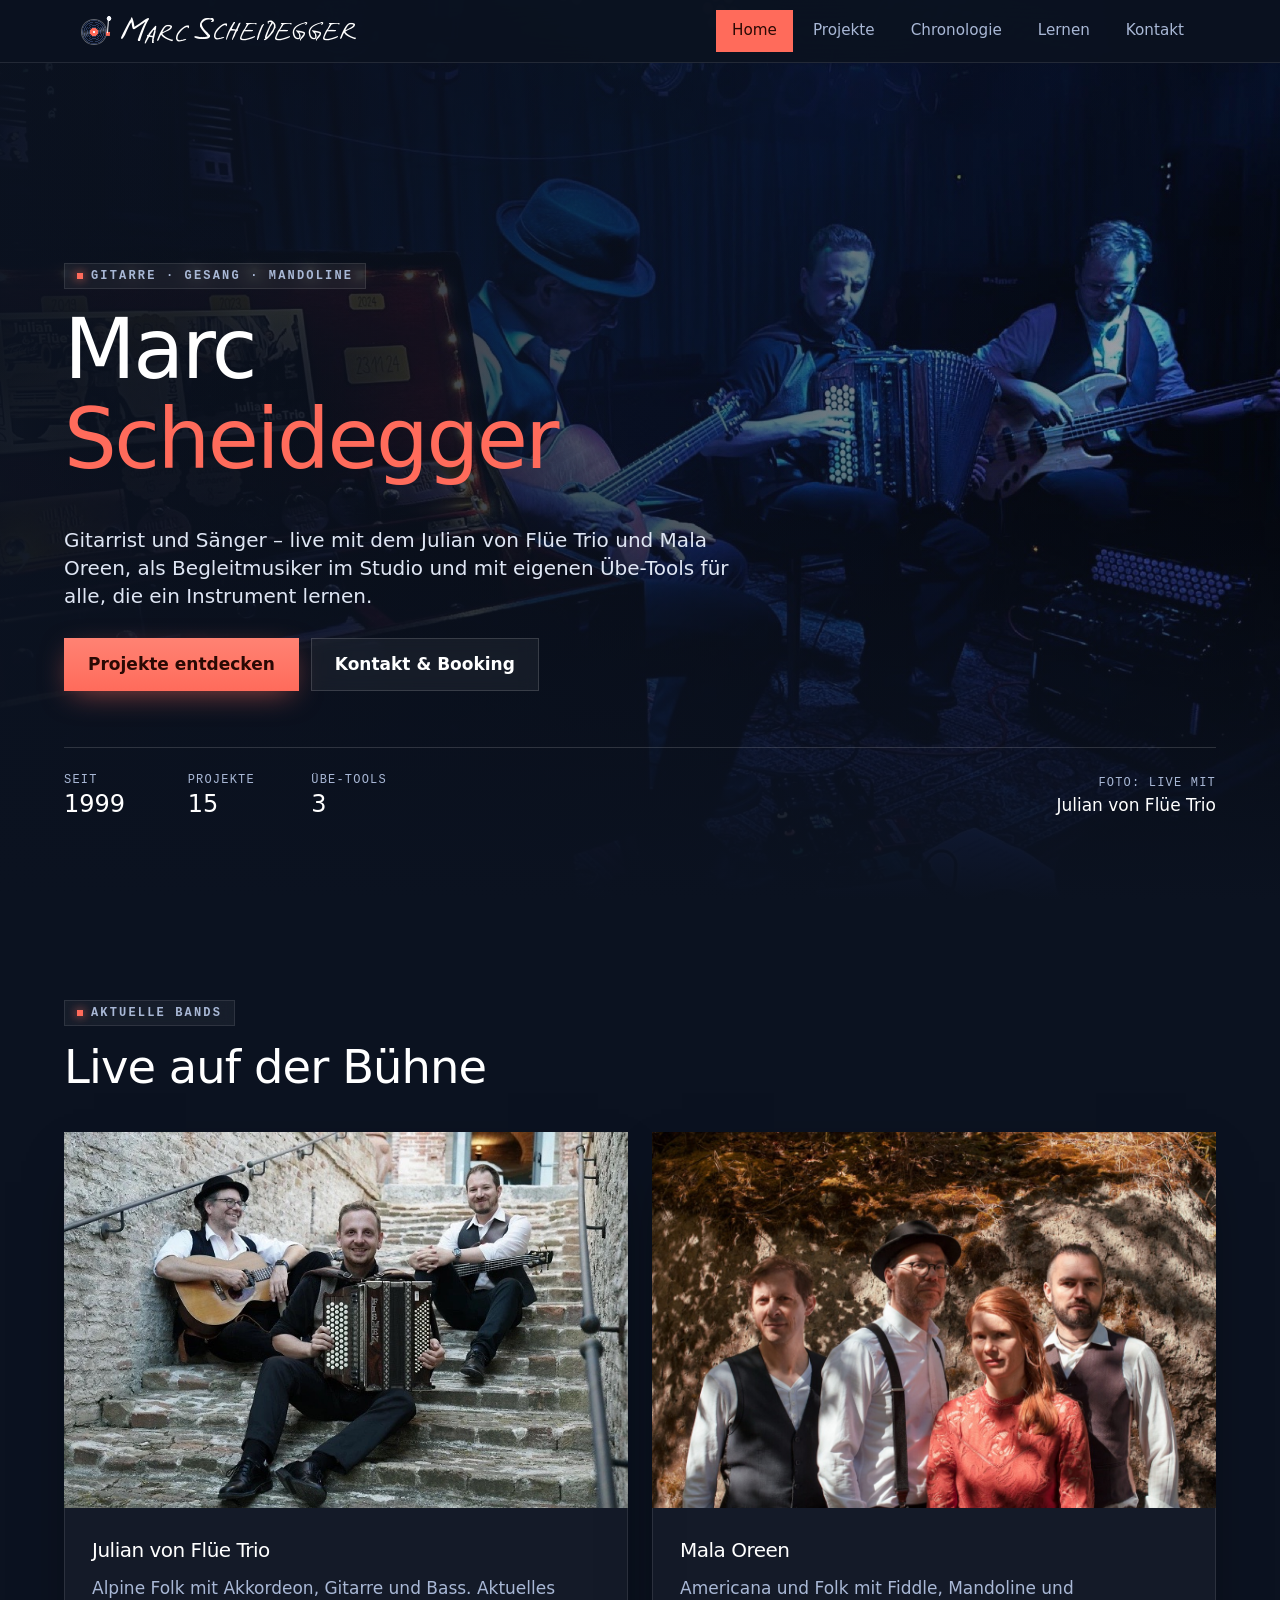
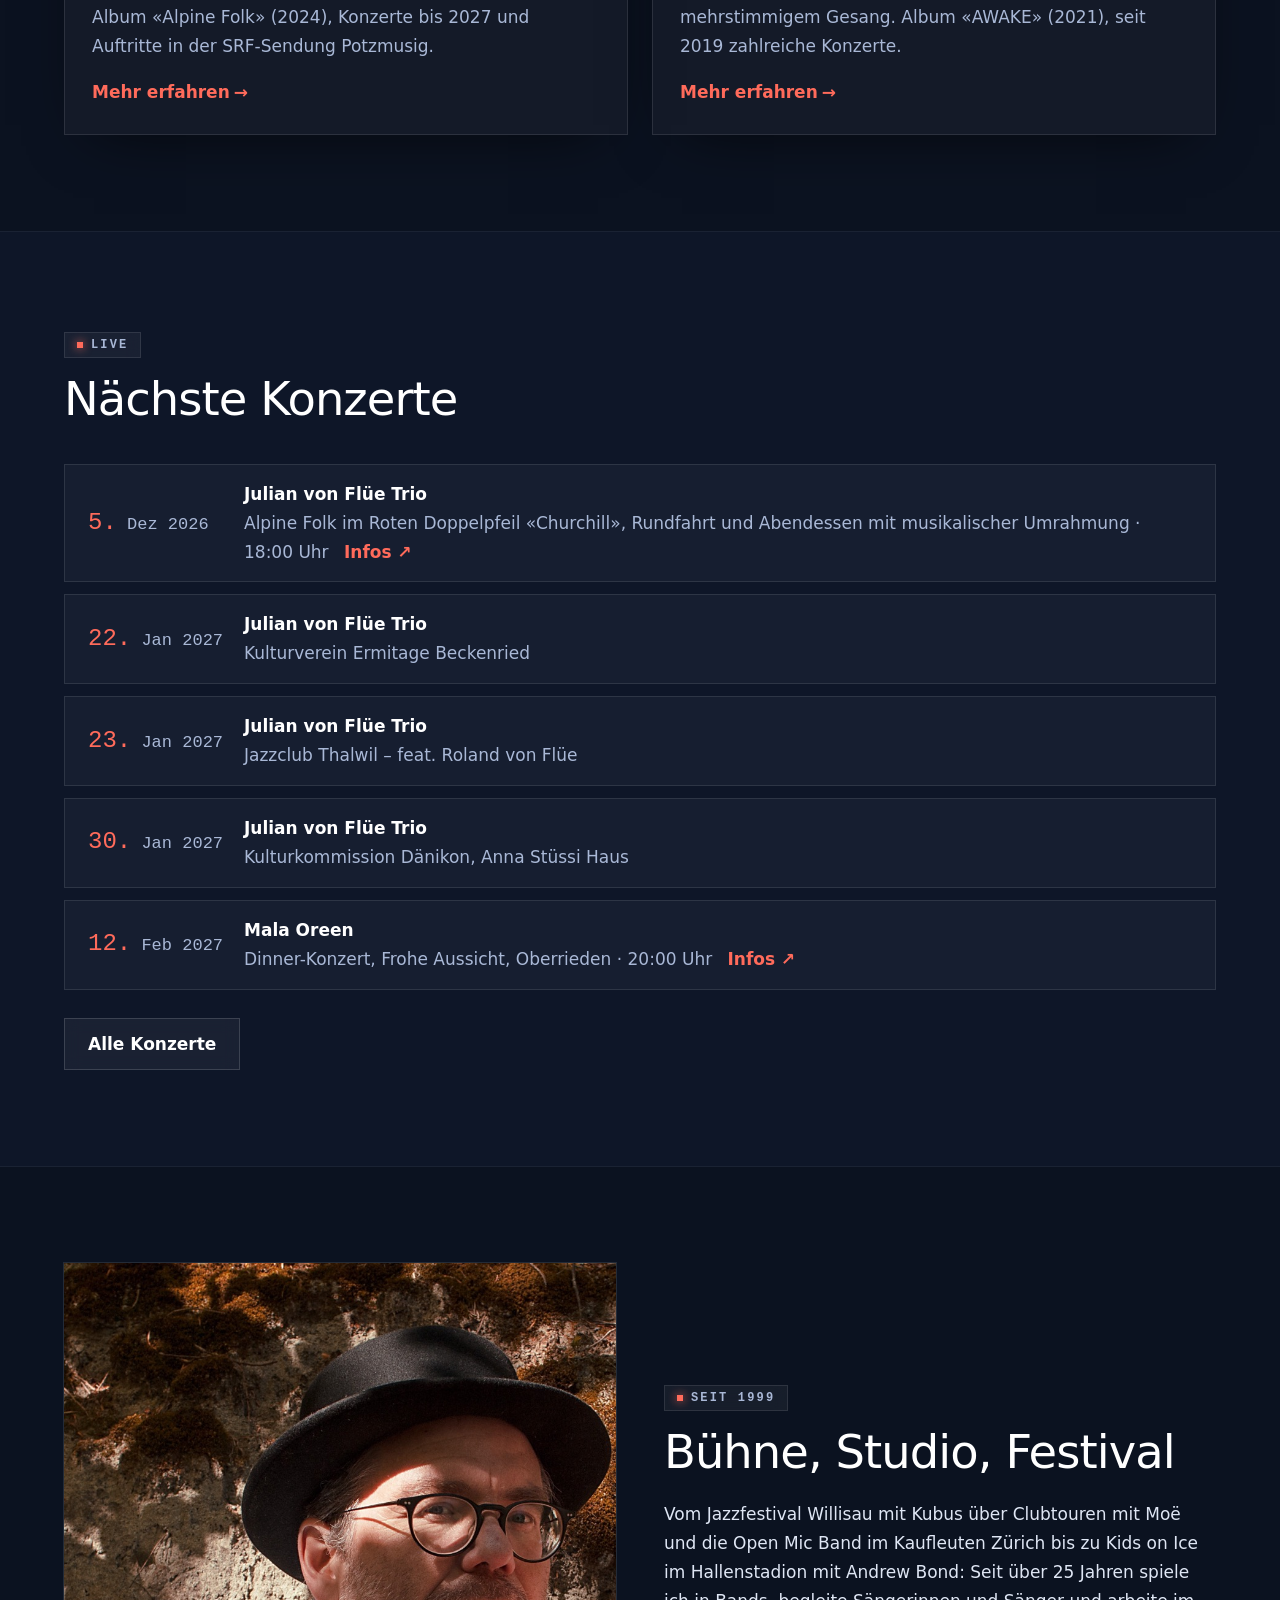
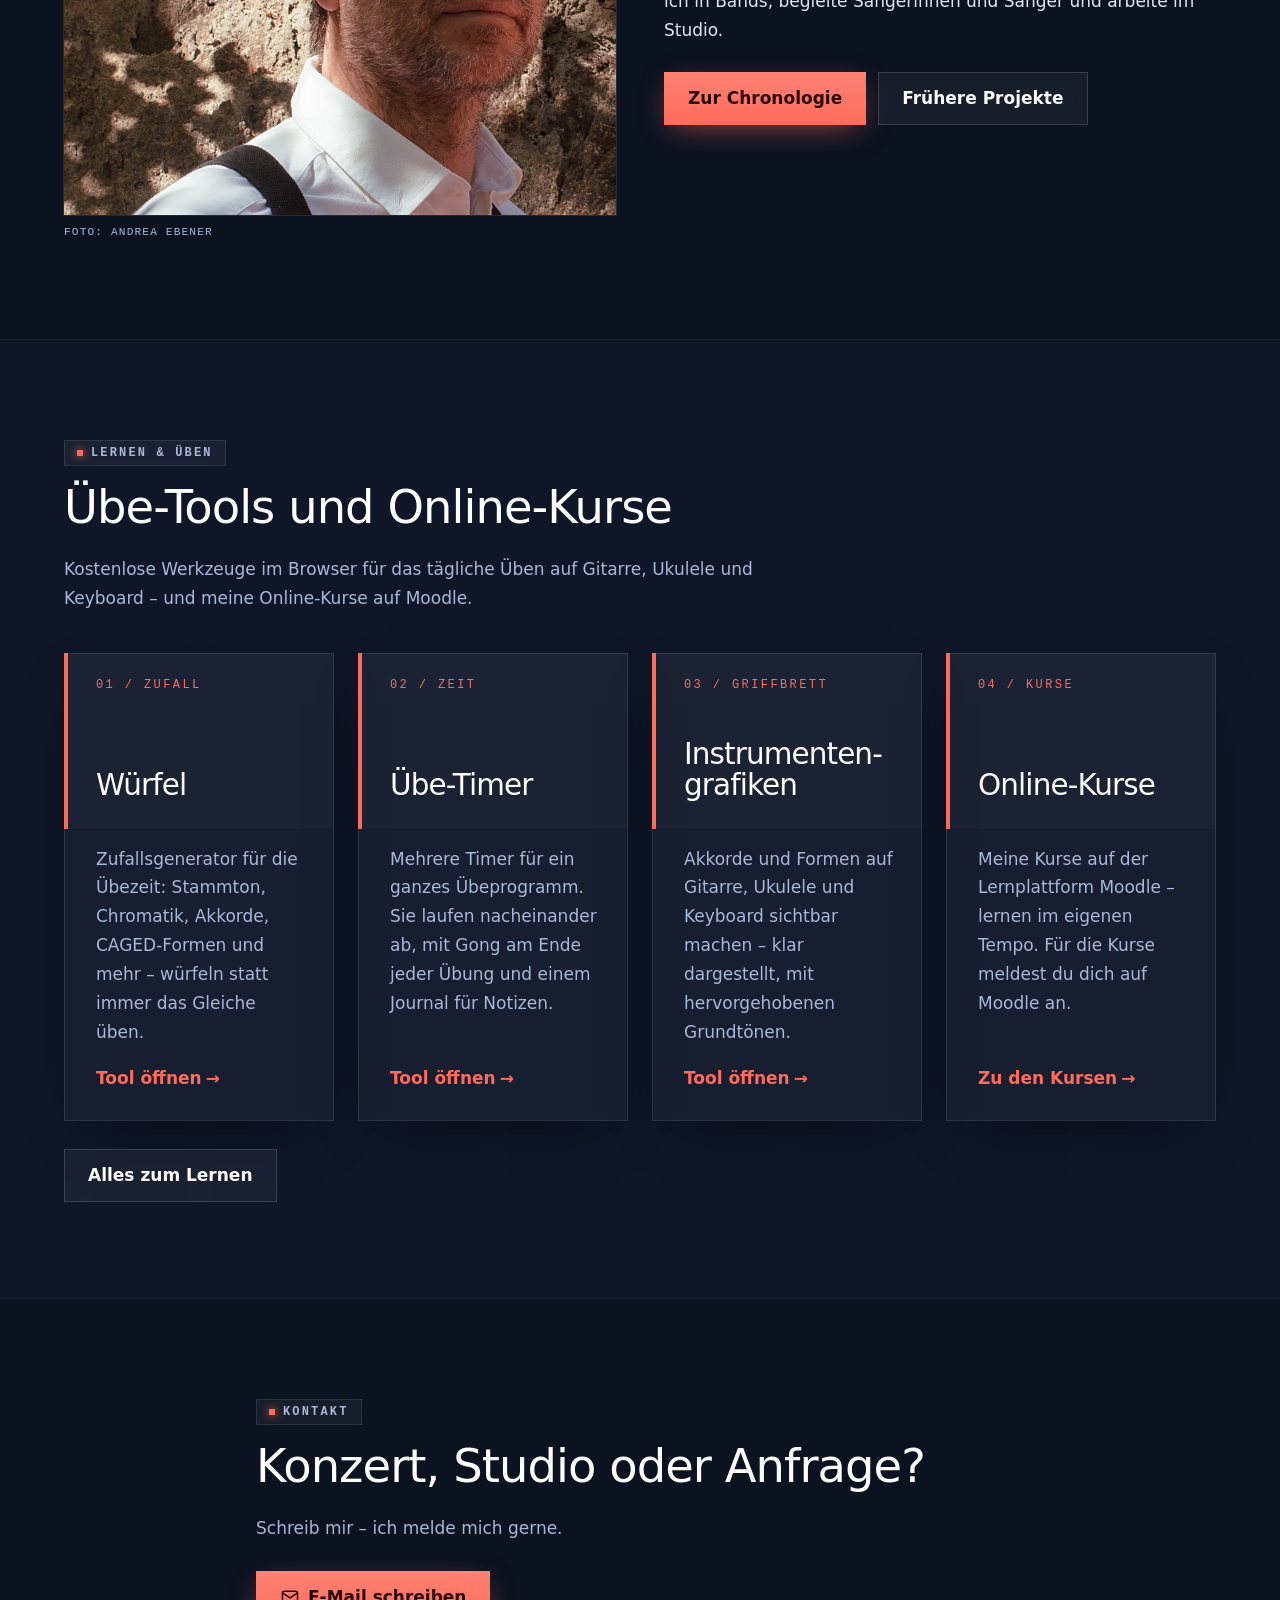
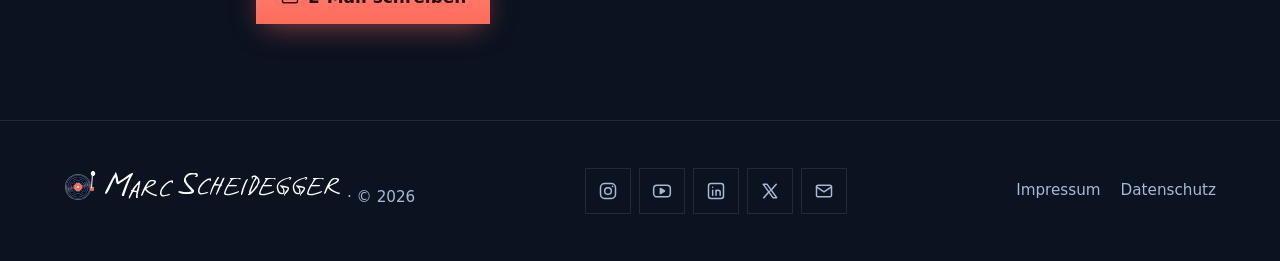
<file: index.html>
<!doctype html>
<!-- Diese Datei wird von build.py erzeugt – Änderungen bitte dort machen. -->
<html lang="de-CH">
<head>
    <!-- Unsichtbarer Kopf: Zeichensatz, Handy-Darstellung, Titel, Beschreibung
         für Google (description) und für Link-Vorschauen (og:…), Icon, CSS und JS -->
    <meta charset="utf-8">
    <meta name="viewport" content="width=device-width, initial-scale=1">
    <title>Marc Scheidegger – Gitarre &amp; Gesang</title>
    <meta name="description" content="Marc Scheidegger – Gitarrist und Sänger mit dem Julian von Flüe Trio, Mala Oreen und Boogiefox. Projekte, Chronologie und Übe-Tools.">
    <meta property="og:title" content="Marc Scheidegger – Gitarre &amp; Gesang">
    <meta property="og:description" content="Marc Scheidegger – Gitarrist und Sänger mit dem Julian von Flüe Trio, Mala Oreen und Boogiefox. Projekte, Chronologie und Übe-Tools.">
    <meta property="og:image" content="https://marcscheidegger.ch/img/hero-jvf-earlclub.jpg">
    <meta property="og:type" content="website">
    <meta name="theme-color" content="#0b1220">
    <link rel="icon" href="favicon.svg" type="image/svg+xml">
    <link rel="stylesheet" href="css/site.css?v=30">
    <script src="js/site.js?v=30"></script>
</head>
<body>
    <!-- Unsichtbarer Sprunglink für Tastatur- und Screenreader-Nutzer -->
    <a class="skip" href="#inhalt">Zum Inhalt</a>

    <!-- ===== KOPFZEILE: Name links, Navigation rechts (bleibt beim Scrollen oben).
         Auf dem Handy wird die Navigation hinter dem Knopf "Menü" versteckt. ===== -->
    <!-- Kopfleiste bündig oben über die ganze Breite, deckendes Nachtblau: Tailwind-Klassen direkt hier (Aussehen der Menüpunkte: .nav in src/site.tailwind.css) -->
    <header class="site-header fixed inset-x-0 top-0 z-50 border-b border-white/10 bg-night-950/95 backdrop-blur-xl">
        <div class="relative mx-auto flex max-w-6xl items-center justify-between gap-4 px-4 py-2.5">
            <a class="logo" href="index.html" aria-label="Marc Scheidegger – Startseite" data-jukebox aria-controls="jukebox" title="Plattenspieler: Jukebox öffnen"><b class="logo-zeichen" aria-hidden="true"></b><span class="logo-wort">Marc</span> <span class="logo-wort">Scheidegger</span></a>
            <button class="nav-toggle" aria-expanded="false" aria-controls="nav" aria-label="Menü"><span aria-hidden="true"></span></button>
            <nav class="nav" id="nav" aria-label="Hauptnavigation">
                <ul>
                <li><a href="index.html" aria-current="page">Home</a></li>
                <li><a href="projekte.html">Projekte</a></li>
                <li><a href="chronologie.html">Chronologie</a></li>
                <li><a href="lernen.html">Lernen</a></li>
                <li><a href="kontakt.html">Kontakt</a></li>
                </ul>
            </nav>
        </div>
    </header>

    <!-- ===== JUKEBOX: öffnet sich beim Klick auf den Plattenspieler im Logo (site.js) ===== -->
    <div class="jukebox" id="jukebox" role="dialog" aria-label="Jukebox" hidden>
        <div class="jb-kopf"><p><span>Jukebox</span> Hörproben nach Künstler · Apple Music</p><button type="button" aria-label="Jukebox schliessen">×</button></div>
        <div class="jb-liste">
            <section class="jb-kuenstler">
                <h3><a href="projekte.html#julian-von-fluee">Julian von Flüe Trio</a> <span>6 Songs</span></h3>
                <ul>
                    <li><a class="track" href="https://music.apple.com/ch/album/1779697391?i=1779698068" data-embed="https://embed.music.apple.com/ch/album/1779697391?i=1779698068" data-title="Julian von Flüe Trio – Wie Zyt verstricht"><b>Wie Zyt verstricht</b> <span>Alpine Folk · 2024</span></a></li>
                    <li><a class="track" href="https://music.apple.com/ch/album/1779697391?i=1779698061" data-embed="https://embed.music.apple.com/ch/album/1779697391?i=1779698061" data-title="Julian von Flüe Trio – Linas chlini Wunderwält"><b>Linas chlini Wunderwält</b> <span>Alpine Folk · 2024</span></a></li>
                    <li><a class="track" href="https://music.apple.com/ch/album/1690417968?i=1690418999" data-embed="https://embed.music.apple.com/ch/album/1690417968?i=1690418999" data-title="Julian von Flüe Trio – Übers Kopfsteipflaschter"><b>Übers Kopfsteipflaschter</b> <span>Dur d’Altstadt · 2023</span></a></li>
                    <li><a class="track" href="https://music.apple.com/ch/album/1690417968?i=1690418722" data-embed="https://embed.music.apple.com/ch/album/1690417968?i=1690418722" data-title="Julian von Flüe Trio – Caviano"><b>Caviano</b> <span>Dur d’Altstadt · 2023</span></a></li>
                    <li><a class="track" href="https://music.apple.com/ch/album/1690417968?i=1690418158" data-embed="https://embed.music.apple.com/ch/album/1690417968?i=1690418158" data-title="Julian von Flüe Trio – Lichtblick"><b>Lichtblick</b> <span>Dur d’Altstadt · 2023</span></a></li>
                    <li><a class="track" href="https://music.apple.com/ch/album/1690406111?i=1690406329" data-embed="https://embed.music.apple.com/ch/album/1690406111?i=1690406329" data-title="Julian von Flüe Trio – De Päuli isch lind"><b>De Päuli isch lind</b> <span>Drive · 2019</span></a></li>
                </ul>
            </section>
            <section class="jb-kuenstler">
                <h3><a href="projekte.html#mala-oreen">Mala Oreen</a> <span>3 Songs</span></h3>
                <p class="jb-hinweis">Aufnahmen ohne mich – live spiele ich Gitarre, Mandoline und Gesang</p>
                <ul>
                    <li><a class="track" href="https://music.apple.com/ch/album/1568707941?i=1568707942" data-embed="https://embed.music.apple.com/ch/album/1568707941?i=1568707942" data-title="Mala Oreen – Ragged Queen"><b>Ragged Queen</b> <span>Awake · 2021</span></a></li>
                    <li><a class="track" href="https://music.apple.com/ch/album/1568707941?i=1568707953" data-embed="https://embed.music.apple.com/ch/album/1568707941?i=1568707953" data-title="Mala Oreen – Offspring"><b>Offspring</b> <span>Awake · 2021</span></a></li>
                    <li><a class="track" href="https://music.apple.com/ch/album/1568707941?i=1568707996" data-embed="https://embed.music.apple.com/ch/album/1568707941?i=1568707996" data-title="Mala Oreen – Awake"><b>Awake</b> <span>Awake · 2021</span></a></li>
                </ul>
            </section>
            <section class="jb-kuenstler">
                <h3><a href="projekte.html#kubus">Kubus</a> <span>2 Songs</span></h3>
                <ul>
                    <li><a class="track" href="https://music.apple.com/ch/album/1435500427?i=1435500429" data-embed="https://embed.music.apple.com/ch/album/1435500427?i=1435500429" data-title="Kubus – Hürfel"><b>Hürfel</b> <span>Kubus · 2002</span></a></li>
                    <li><a class="track" href="https://music.apple.com/ch/album/1435500427?i=1435500703" data-embed="https://embed.music.apple.com/ch/album/1435500427?i=1435500703" data-title="Kubus – Pilzkultur"><b>Pilzkultur</b> <span>Kubus · 2002</span></a></li>
                </ul>
            </section>
            <section class="jb-kuenstler">
                <h3><a href="projekte.html#moe">Moë</a> <span>1 Song</span></h3>
                <ul>
                    <li><a class="track" href="https://music.apple.com/ch/album/487607869?i=487608450" data-embed="https://embed.music.apple.com/ch/album/487607869?i=487608450" data-title="Moë – The Same Old Story"><b>The Same Old Story</b> <span>Reflections · 2003</span></a></li>
                </ul>
            </section>
            <section class="jb-kuenstler">
                <h3><a href="projekte.html#patrick-jonsson">Patrick Jonsson</a> <span>2 Songs</span></h3>
                <ul>
                    <li><a class="track" href="https://music.apple.com/ch/album/1292581091?i=1292581102" data-embed="https://embed.music.apple.com/ch/album/1292581091?i=1292581102" data-title="Patrick Jonsson – Granville Road (feat. Anna Kaenzig)"><b>Granville Road (feat. Anna Kaenzig)</b> <span>People Are Strange · 2013</span></a></li>
                    <li><a class="track" href="https://music.apple.com/ch/album/375345689?i=375345739" data-embed="https://embed.music.apple.com/ch/album/375345689?i=375345739" data-title="Patrick Jonsson – Sunrise"><b>Sunrise</b> <span>This Is the Sky · 2009</span></a></li>
                </ul>
            </section>
            <section class="jb-kuenstler">
                <h3><a href="projekte.html#yvonne-moore">Yvonne Moore</a> <span>2 Songs</span></h3>
                <ul>
                    <li><a class="track" href="https://music.apple.com/ch/album/163232224?i=163232718" data-embed="https://embed.music.apple.com/ch/album/163232224?i=163232718" data-title="Yvonne Moore – Closer to You"><b>Closer to You</b> <span>Nomad · 2002</span></a></li>
                    <li><a class="track" href="https://music.apple.com/ch/album/163232224?i=163232902" data-embed="https://embed.music.apple.com/ch/album/163232224?i=163232902" data-title="Yvonne Moore – Come On Yvonne"><b>Come On Yvonne</b> <span>Nomad · 2002</span></a></li>
                </ul>
            </section>
            <section class="jb-kuenstler">
                <h3><a href="projekte.html#stimmreise">stimmreise.ch</a> <span>2 Songs</span></h3>
                <ul>
                    <li><a class="track" href="https://music.apple.com/ch/album/1635556489?i=1635557122" data-embed="https://embed.music.apple.com/ch/album/1635556489?i=1635557122" data-title="stimmreise.ch – Oldbox"><b>Oldbox</b> <span>stimmreise.ch, Vol. 2 · 2010</span></a></li>
                    <li><a class="track" href="https://music.apple.com/ch/album/1635556489?i=1635556510" data-embed="https://embed.music.apple.com/ch/album/1635556489?i=1635556510" data-title="stimmreise.ch – Riiwäiwel"><b>Riiwäiwel</b> <span>stimmreise.ch, Vol. 2 · 2010</span></a></li>
                </ul>
            </section>
            <section class="jb-kuenstler">
                <h3><a href="projekte.html#emel">Emel</a> <span>1 Song</span></h3>
                <ul>
                    <li><a class="track" href="https://music.apple.com/ch/album/1305231429?i=1305231649" data-embed="https://embed.music.apple.com/ch/album/1305231429?i=1305231649" data-title="Emel – Dragon"><b>Dragon</b> <span>Single · 2017</span></a></li>
                </ul>
            </section>
            <section class="jb-kuenstler">
                <h3><a href="projekte.html#guy-vincent">Guy Vincent</a> <span>2 Songs</span></h3>
                <ul>
                    <li><a class="track" href="https://music.apple.com/ch/album/693996856?i=693996860" data-embed="https://embed.music.apple.com/ch/album/693996856?i=693996860" data-title="Guy Vincent – Expectations"><b>Expectations</b> <span>Expectations · 2013</span></a></li>
                    <li><a class="track" href="https://music.apple.com/ch/album/693996856?i=693996891" data-embed="https://embed.music.apple.com/ch/album/693996856?i=693996891" data-title="Guy Vincent – We Live"><b>We Live</b> <span>Expectations · 2013</span></a></li>
                </ul>
            </section>
        </div>
    </div>

    <!-- ===== HAUPTINHALT der Seite ===== -->
    <main id="inhalt">
        <!-- ===== SEITENKOPF: grosses Bühnenfoto, Name, Kurzbeschreibung ===== -->
        <!-- Bühnenfoto bildschirmfüllend im Hintergrund, darüber dunkle Verläufe für die Lesbarkeit;
             Text unten links, Schild "Live mit" unten rechts (nur auf grossen Bildschirmen) -->
        <section class="relative isolate flex min-h-svh items-end overflow-hidden pt-32 pb-14 sm:pb-20">
            <img class="absolute inset-0 -z-20 size-full object-cover object-[60%_center]" src="img/hero-jvf-earlclub.jpg" alt="Marc Scheidegger mit dem Julian von Flüe Trio auf der Bühne" width="2000" height="1500" fetchpriority="high">
            <div class="absolute inset-0 -z-10 bg-gradient-to-r from-night-950/95 via-night-950/60 to-night-950/10" aria-hidden="true"></div>
            <div class="absolute inset-0 -z-10 bg-gradient-to-t from-night-950 via-night-950/20 to-night-950/40" aria-hidden="true"></div>
            <div class="wrap">
                <div class="max-w-2xl">
                    <span class="kicker">Gitarre · Gesang · Mandoline</span>
                    <h1>Marc <span class="text-akzent-500">Scheidegger</span></h1>
                    <p class="lead">Gitarrist und Sänger – live mit dem Julian von Flüe Trio und Mala Oreen, als Begleitmusiker im Studio und mit eigenen Übe-Tools für alle, die ein Instrument lernen.</p>
                    <div class="btns">
                        <a class="btn" href="projekte.html">Projekte entdecken</a>
                        <a class="btn ghost" href="kontakt.html">Kontakt &amp; Booking</a>
                    </div>
                </div>
                <div class="mt-14 flex flex-wrap items-end justify-between gap-6 border-t border-white/15 pt-6">
                    <dl class="m-0 grid grid-cols-3 gap-8 sm:gap-12">
                        <div><dt class="font-schreib text-xs tracking-widest text-night-300 uppercase">Seit</dt><dd class="m-0 text-2xl font-light text-white">1999</dd></div>
                        <div><dt class="font-schreib text-xs tracking-widest text-night-300 uppercase">Projekte</dt><dd class="m-0 text-2xl font-light text-white">15</dd></div>
                        <div><dt class="font-schreib text-xs tracking-widest text-night-300 uppercase">Übe-Tools</dt><dd class="m-0 text-2xl font-light text-white">3</dd></div>
                    </dl>
                    <p class="m-0 hidden text-right sm:block"><span class="block font-schreib text-xs tracking-widest text-night-300 uppercase">Foto: live mit</span><span class="font-medium text-white">Julian von Flüe Trio</span></p>
                </div>
            </div>
        </section>

        <!-- ===== AKTUELLE BANDS: zwei Karten (Text hier direkt im band_card-Aufruf) ===== -->
        <section class="section">
            <div class="wrap">
                <div class="section-head">
                    <span class="kicker">Aktuelle Bands</span>
                    <h2>Live auf der Bühne</h2>
                </div>
                <div class="grid two">
                    <a class="card" href="projekte.html#julian-von-fluee">
                        <img src="img/julian-von-fluee-trio-treppe.jpg" alt="Julian von Flüe Trio" loading="lazy" width="1200" height="800">
                        <div class="body">
                            <h3>Julian von Flüe Trio</h3>
                            <p>Alpine Folk mit Akkordeon, Gitarre und Bass. Aktuelles Album «Alpine Folk» (2024), Konzerte bis 2027 und Auftritte in der SRF-Sendung Potzmusig.</p>
                            <span class="more">Mehr erfahren</span>
                        </div>
                    </a>
                    <a class="card" href="projekte.html#mala-oreen">
                        <img src="img/mala-oreen.jpg" alt="Mala Oreen" loading="lazy" width="1200" height="800">
                        <div class="body">
                            <h3>Mala Oreen</h3>
                            <p>Americana und Folk mit Fiddle, Mandoline und mehrstimmigem Gesang. Album «AWAKE» (2021), seit 2019 zahlreiche Konzerte.</p>
                            <span class="more">Mehr erfahren</span>
                        </div>
                    </a>
                </div>
            </div>
        </section>

        <!-- ===== NÄCHSTE KONZERTE: die nächsten 5 aus der Liste KONZERTE ===== -->
        <section class="section alt">
            <div class="wrap">
                <div class="section-head">
                    <span class="kicker">Live</span>
                    <h2>Nächste Konzerte</h2>
                </div>
                <ul class="gigs" data-limit="5">
                    <li data-date="2026-11-21">
                        <time datetime="2026-11-21"><b>21.</b> Nov 2026</time>
                        <div><strong>Julian von Flüe Trio</strong><span>ARTick – Schlössli Mattstetten · 20:00 Uhr</span> <a href="https://eventfrog.ch/de/p/konzerte/folk/julian-von-fluee-trio-alpine-folk-7462512049513359337.html">Infos ↗</a></div>
                    </li>
                    <li data-date="2026-12-05">
                        <time datetime="2026-12-05"><b>5.</b> Dez 2026</time>
                        <div><strong>Julian von Flüe Trio</strong><span>Alpine Folk im Roten Doppelpfeil «Churchill», Rundfahrt und Abendessen mit musikalischer Umrahmung · 18:00 Uhr</span> <a href="https://www.sbb.ch/de/freizeit-ferien/ideen/angebot.html/zuege/folkmusik-churchill">Infos ↗</a></div>
                    </li>
                    <li data-date="2027-01-22">
                        <time datetime="2027-01-22"><b>22.</b> Jan 2027</time>
                        <div><strong>Julian von Flüe Trio</strong><span>Kulturverein Ermitage Beckenried</span></div>
                    </li>
                    <li data-date="2027-01-23">
                        <time datetime="2027-01-23"><b>23.</b> Jan 2027</time>
                        <div><strong>Julian von Flüe Trio</strong><span>Jazzclub Thalwil – feat. Roland von Flüe</span></div>
                    </li>
                    <li data-date="2027-01-30">
                        <time datetime="2027-01-30"><b>30.</b> Jan 2027</time>
                        <div><strong>Julian von Flüe Trio</strong><span>Kulturkommission Dänikon, Anna Stüssi Haus</span></div>
                    </li>
                    <li data-date="2027-02-12">
                        <time datetime="2027-02-12"><b>12.</b> Feb 2027</time>
                        <div><strong>Mala Oreen</strong><span>Dinner-Konzert, Frohe Aussicht, Oberrieden · 20:00 Uhr</span> <a href="https://www.frohe-aussicht-oberrieden.ch">Infos ↗</a></div>
                    </li>
                    <li data-date="2027-02-26">
                        <time datetime="2027-02-26"><b>26.</b> Feb 2027</time>
                        <div><strong>Julian von Flüe Trio</strong><span>Theater im Pfarrhauskeller Waldenburg</span></div>
                    </li>
                    <li data-date="2027-03-18">
                        <time datetime="2027-03-18"><b>18.</b> Mär 2027</time>
                        <div><strong>Julian von Flüe Trio</strong><span>Kleinkunstbühne Rathus-Schüür Baar · 20:15 Uhr</span></div>
                    </li>
                    <li data-date="2027-03-19">
                        <time datetime="2027-03-19"><b>19.</b> Mär 2027</time>
                        <div><strong>Julian von Flüe Trio</strong><span>Le Singe in Biel · 21:00 Uhr</span></div>
                    </li>
                    <li data-date="2027-04-10">
                        <time datetime="2027-04-10"><b>10.</b> Apr 2027</time>
                        <div><strong>Julian von Flüe Trio</strong><span>Diogenes Theater in Altstätten · 20:00 Uhr</span> <a href="https://diogenes-theater.ch/veranstaltung/julian-von-der-fluehe-trio-alpine-folk/">Infos ↗</a></div>
                    </li>
                    <li data-date="2027-04-23">
                        <time datetime="2027-04-23"><b>23.</b> Apr 2027</time>
                        <div><strong>Julian von Flüe Trio</strong><span>Kulturhalle Rothenburg · 20:00 Uhr</span></div>
                    </li>
                    <li data-date="2027-04-24">
                        <time datetime="2027-04-24"><b>24.</b> Apr 2027</time>
                        <div><strong>Julian von Flüe Trio</strong><span>Kulturschopf Feldbach · 19:30 Uhr</span></div>
                    </li>
                    <li data-date="2027-05-21">
                        <time datetime="2027-05-21"><b>21.</b> Mai 2027</time>
                        <div><strong>Julian von Flüe Trio</strong><span>Kultur Hedingen, Chilehus Hedingen · 20:15 Uhr</span> <a href="https://www.kulturhedingen.ch/events/julian-von-fluee-trio-mit-alpine-folk/">Infos ↗</a></div>
                    </li>
                    <li data-date="2027-10-16">
                        <time datetime="2027-10-16"><b>16.</b> Okt 2027</time>
                        <div><strong>Julian von Flüe Trio</strong><span>Gaswerk Eventbar, Seewen · 20:15 Uhr</span> <a href="https://eventfrog.ch/de/p/konzerte/schlager-volksmusik/julian-von-fluee-trio-ch-7488593819547526692.html">Infos ↗</a></div>
                    </li>
                    <li data-date="2027-10-22">
                        <time datetime="2027-10-22"><b>22.</b> Okt 2027</time>
                        <div><strong>Julian von Flüe Trio</strong><span>Schloss Schauensee, Kriens · 19:30 Uhr</span></div>
                    </li>
                    <li data-date="2027-10-31">
                        <time datetime="2027-10-31"><b>31.</b> Okt 2027</time>
                        <div><strong>Julian von Flüe Trio</strong><span>Kulturraum Marabu, Gelterkinden · 17:00 Uhr</span></div>
                    </li>
                </ul>
                <p class="gigs-empty" hidden>Zurzeit sind keine Konzerte eingetragen.</p>
                <div class="btns"><a class="btn ghost" href="projekte.html#konzerte">Alle Konzerte</a></div>
            </div>
        </section>

        <!-- ===== ÜBER MICH: Porträt links, Text rechts ("split" = zwei Spalten) ===== -->
        <section class="section">
            <div class="wrap split">
                <figure class="m-0"><img src="img/marc-scheidegger-portrait.jpg" alt="Porträt Marc Scheidegger mit Hut und Brille" loading="lazy" width="900" height="900"><figcaption class="mt-2 font-schreib text-[0.7rem] tracking-widest text-night-300 uppercase">Foto: Andrea Ebener</figcaption></figure>
                <div>
                    <span class="kicker">Seit 1999</span>
                    <h2>Bühne, Studio, Festival</h2>
                    <p>Vom Jazzfestival Willisau mit Kubus über Clubtouren mit Moë und die Open Mic Band im Kaufleuten Zürich bis zu Kids on Ice im Hallenstadion mit Andrew Bond: Seit über 25 Jahren spiele ich in Bands, begleite Sängerinnen und Sänger und arbeite im Studio.</p>
                    <div class="btns">
                        <a class="btn" href="chronologie.html">Zur Chronologie</a>
                        <a class="btn ghost" href="projekte.html#frueher">Frühere Projekte</a>
                    </div>
                </div>
            </div>
        </section>

        <!-- ===== ÜBE-TOOLS: drei Karten (Liste TOOLS) ===== -->
        <section class="section alt">
            <div class="wrap">
                <div class="section-head">
                    <span class="kicker">Lernen &amp; Üben</span>
                    <h2>Übe-Tools und Online-Kurse</h2>
                    <p>Kostenlose Werkzeuge im Browser für das tägliche Üben auf Gitarre, Ukulele und Keyboard – und meine Online-Kurse auf Moodle.</p>
                </div>
                <div class="grid vier">
                    <a class="card tool-karte" href="https://zufall.marcscheidegger.ch/">
                        <div class="tool-kopf">
                            <span class="tool-nr">01 / Zufall</span>
                            <h3>Würfel</h3>
                        </div>
                        <div class="body">
                            <p>Zufallsgenerator für die Übezeit: Stammton, Chromatik, Akkorde, CAGED-Formen und mehr – würfeln statt immer das Gleiche üben.</p>
                            <span class="more">Tool öffnen</span>
                        </div>
                    </a>
                    <a class="card tool-karte" href="https://uebetimer.marcscheidegger.ch/">
                        <div class="tool-kopf">
                            <span class="tool-nr">02 / Zeit</span>
                            <h3>Übe-Timer</h3>
                        </div>
                        <div class="body">
                            <p>Mehrere Timer für ein ganzes Übeprogramm. Sie laufen nacheinander ab, mit Gong am Ende jeder Übung und einem Journal für Notizen.</p>
                            <span class="more">Tool öffnen</span>
                        </div>
                    </a>
                    <a class="card tool-karte" href="https://caged.marcscheidegger.ch/">
                        <div class="tool-kopf">
                            <span class="tool-nr">03 / Griffbrett</span>
                            <h3>Instrumenten&shy;grafiken</h3>
                        </div>
                        <div class="body">
                            <p>Akkorde und Formen auf Gitarre, Ukulele und Keyboard sichtbar machen – klar dargestellt, mit hervorgehobenen Grundtönen.</p>
                            <span class="more">Tool öffnen</span>
                        </div>
                    </a>
                    <a class="card tool-karte" href="https://marcscheidegger.moodlecloud.com/">
                        <div class="tool-kopf">
                            <span class="tool-nr">04 / Kurse</span>
                            <h3>Online-Kurse</h3>
                        </div>
                        <div class="body">
                            <p>Meine Kurse auf der Lernplattform Moodle – lernen im eigenen Tempo. Für die Kurse meldest du dich auf Moodle an.</p>
                            <span class="more">Zu den Kursen</span>
                        </div>
                    </a>
                </div>
                <div class="btns"><a class="btn ghost" href="lernen.html">Alles zum Lernen</a></div>
            </div>
        </section>

        <!-- ===== KONTAKT-AUFRUF mit E-Mail-Button ===== -->
        <section class="section">
            <div class="wrap section-head" style="margin-bottom:0">
                <span class="kicker">Kontakt</span>
                <h2>Konzert, Studio oder Anfrage?</h2>
                <p>Schreib mir – ich melde mich gerne.</p>
                <div class="btns"><a class="btn" href="mailto:marcscheidegger@mac.com"><svg viewBox="0 0 24 24" fill="none" stroke="currentColor" stroke-width="1.8" stroke-linecap="round" stroke-linejoin="round" aria-hidden="true"><rect x="3" y="5" width="18" height="14" rx="2"/><path d="m3 7 9 6 9-6"/></svg> E-Mail schreiben</a></div>
            </div>
        </section>
    </main>

    <!-- ===== FUSSZEILE: Copyright, Social-Media-Icons, Impressum/Datenschutz.
         Die Jahreszahl wird von site.js automatisch aktualisiert. ===== -->
    <footer class="site-footer border-t border-white/10 py-12 text-[.95rem] text-night-300">
        <div class="wrap flex flex-wrap items-center justify-between gap-x-8 gap-y-5">
            <p class="m-0"><span class="logo"><b class="logo-zeichen" aria-hidden="true"></b><span class="logo-wort">Marc</span> <span class="logo-wort">Scheidegger</span></span> · © <span data-year>2026</span></p>
            <ul class="social m-0 flex list-none flex-wrap gap-2.5 p-0" aria-label="Social Media">
                <li><a href="https://www.instagram.com/marscx/" aria-label="Instagram" title="Instagram"><svg viewBox="0 0 24 24" fill="none" stroke="currentColor" stroke-width="1.8" stroke-linecap="round" stroke-linejoin="round" aria-hidden="true"><rect x="3" y="3" width="18" height="18" rx="5"/><circle cx="12" cy="12" r="4"/><circle cx="17.5" cy="6.5" r="1" fill="currentColor" stroke="none"/></svg></a></li>
                <li><a href="https://www.youtube.com/watch?v=AC6F9rHJwL4" aria-label="YouTube" title="YouTube"><svg viewBox="0 0 24 24" fill="none" stroke="currentColor" stroke-width="1.8" stroke-linecap="round" stroke-linejoin="round" aria-hidden="true"><rect x="2" y="5" width="20" height="14" rx="4"/><path d="m10 9 5 3-5 3z" fill="currentColor"/></svg></a></li>
                <li><a href="https://www.linkedin.com/in/marc-scheidegger-470537ab/" aria-label="LinkedIn" title="LinkedIn"><svg viewBox="0 0 24 24" fill="none" stroke="currentColor" stroke-width="1.8" stroke-linecap="round" stroke-linejoin="round" aria-hidden="true"><rect x="3" y="3" width="18" height="18" rx="3"/><path d="M8 11v6M8 7.5v.01M12 17v-6M12 13.5a2.5 2.5 0 0 1 5 0V17"/></svg></a></li>
                <li><a href="https://twitter.com/marscx" aria-label="X" title="X"><svg viewBox="0 0 24 24" fill="none" stroke="currentColor" stroke-width="1.8" stroke-linecap="round" stroke-linejoin="round" aria-hidden="true"><path d="M4 4h4.5L20 20h-4.5z"/><path d="M19.5 4l-6.6 7.5M11.1 12.5 4.5 20"/></svg></a></li>
                <li><a href="mailto:marcscheidegger@mac.com" aria-label="E-Mail" title="E-Mail"><svg viewBox="0 0 24 24" fill="none" stroke="currentColor" stroke-width="1.8" stroke-linecap="round" stroke-linejoin="round" aria-hidden="true"><rect x="3" y="5" width="18" height="14" rx="2"/><path d="m3 7 9 6 9-6"/></svg></a></li>
            </ul>
            <ul class="m-0 flex list-none flex-wrap gap-x-5 p-0">
                <li><a class="text-night-300 no-underline hover:text-white" href="impressum.html">Impressum</a></li>
                <li><a class="text-night-300 no-underline hover:text-white" href="datenschutz.html">Datenschutz</a></li>
            </ul>
        </div>
    </footer>
</body>
</html>
</file>
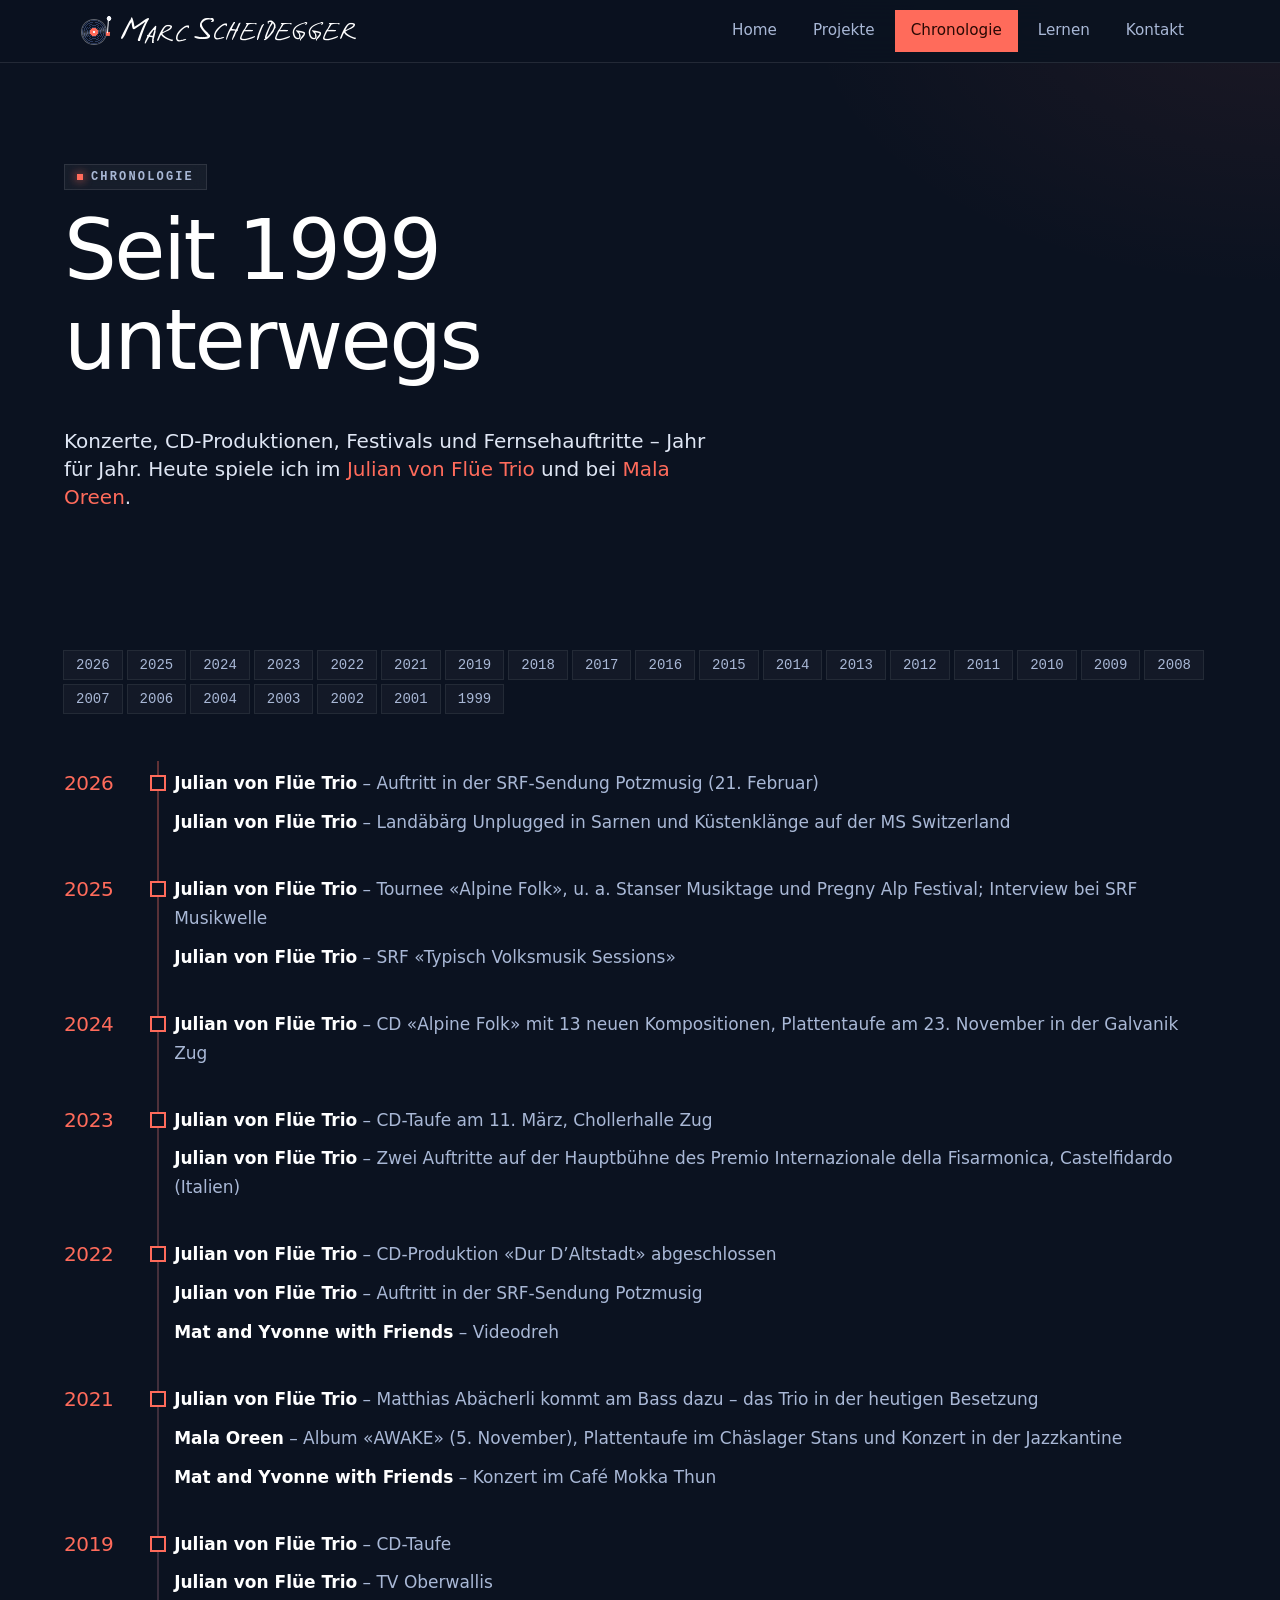
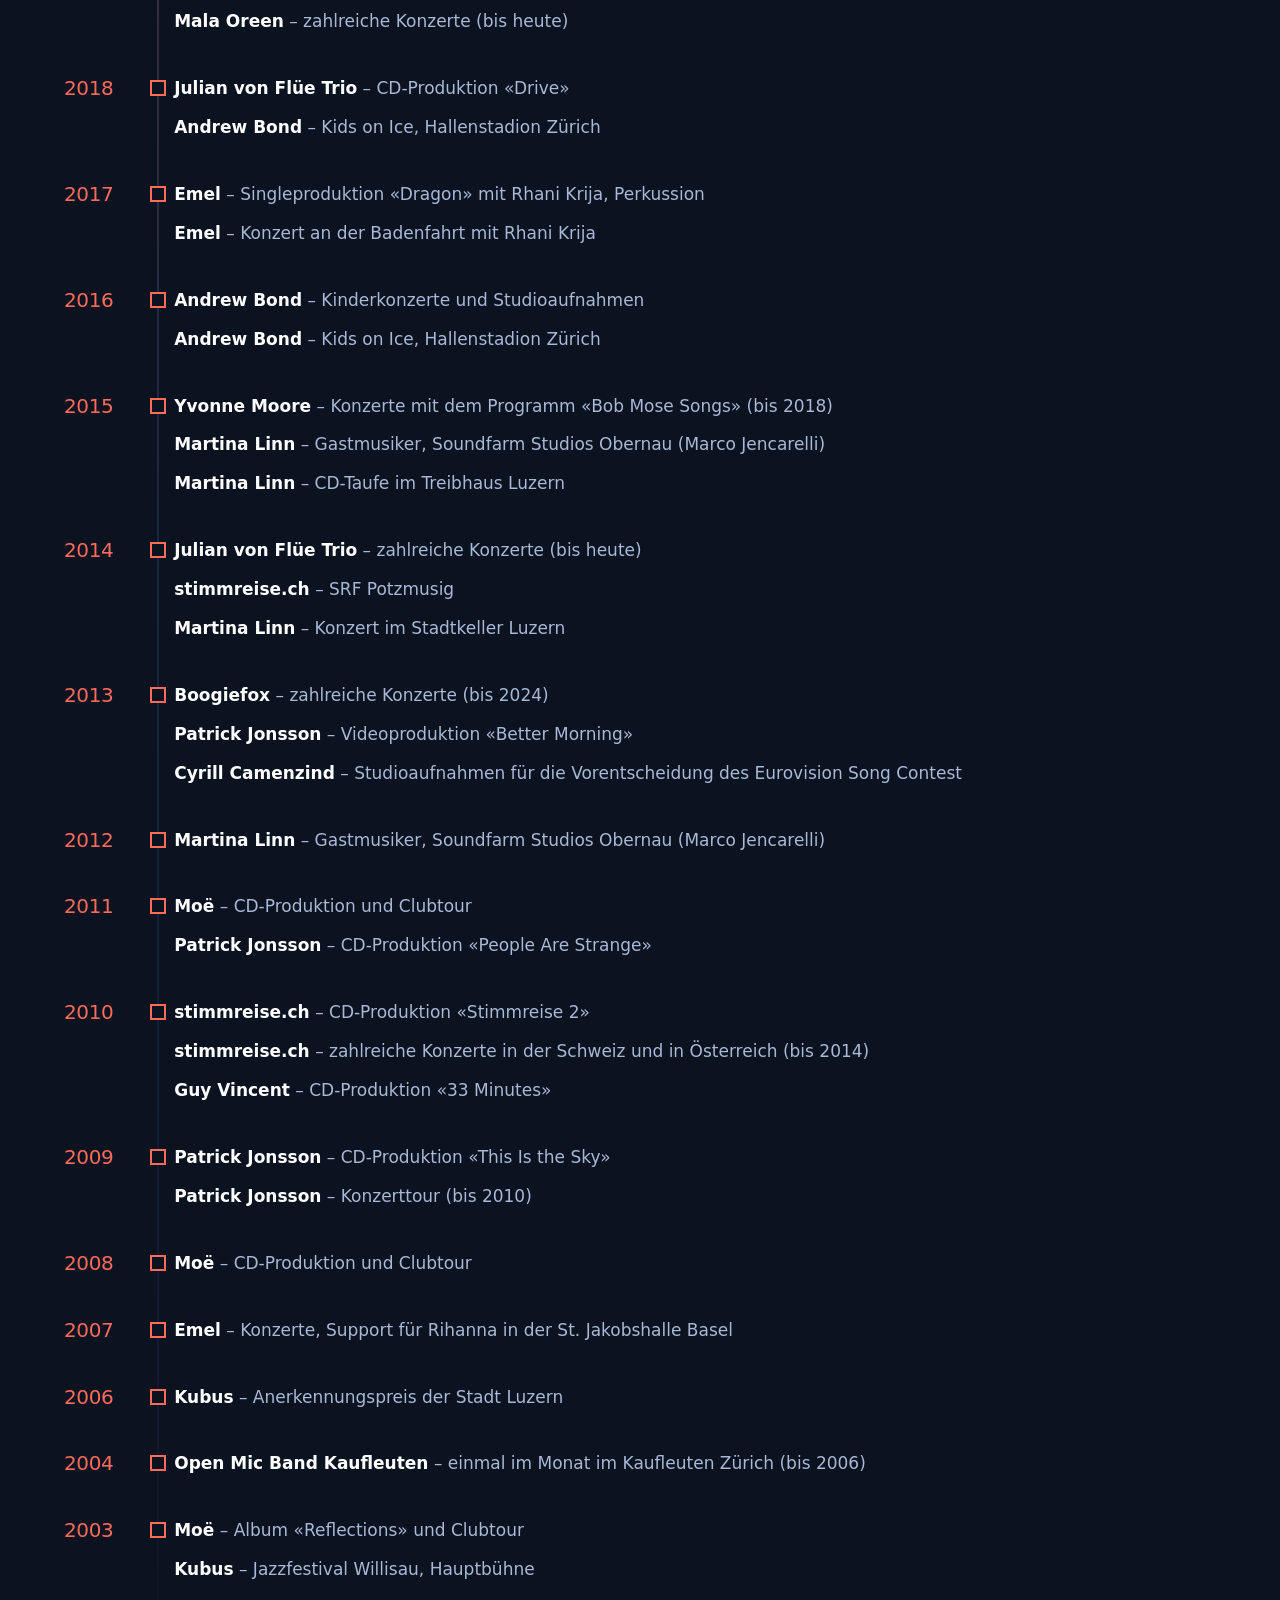
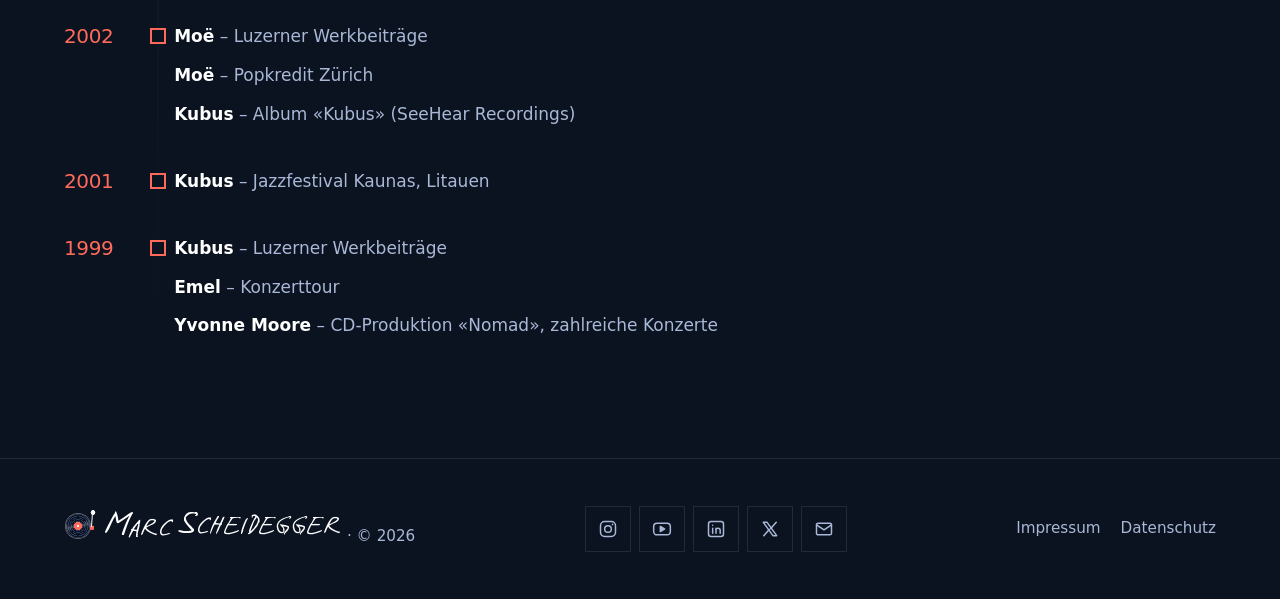
<file: chronologie.html>
<!doctype html>
<!-- Diese Datei wird von build.py erzeugt – Änderungen bitte dort machen. -->
<html lang="de-CH">
<head>
    <!-- Unsichtbarer Kopf: Zeichensatz, Handy-Darstellung, Titel, Beschreibung
         für Google (description) und für Link-Vorschauen (og:…), Icon, CSS und JS -->
    <meta charset="utf-8">
    <meta name="viewport" content="width=device-width, initial-scale=1">
    <title>Chronologie – Marc Scheidegger</title>
    <meta name="description" content="Chronologie von Marc Scheidegger: Konzerte, CD-Produktionen, Festivals und TV-Auftritte seit 1999.">
    <meta property="og:title" content="Chronologie – Marc Scheidegger">
    <meta property="og:description" content="Chronologie von Marc Scheidegger: Konzerte, CD-Produktionen, Festivals und TV-Auftritte seit 1999.">
    <meta property="og:image" content="https://marcscheidegger.ch/img/hero-jvf-earlclub.jpg">
    <meta property="og:type" content="website">
    <meta name="theme-color" content="#0b1220">
    <link rel="icon" href="favicon.svg" type="image/svg+xml">
    <link rel="stylesheet" href="css/site.css?v=30">
    <script src="js/site.js?v=30"></script>
</head>
<body>
    <!-- Unsichtbarer Sprunglink für Tastatur- und Screenreader-Nutzer -->
    <a class="skip" href="#inhalt">Zum Inhalt</a>

    <!-- ===== KOPFZEILE: Name links, Navigation rechts (bleibt beim Scrollen oben).
         Auf dem Handy wird die Navigation hinter dem Knopf "Menü" versteckt. ===== -->
    <!-- Kopfleiste bündig oben über die ganze Breite, deckendes Nachtblau: Tailwind-Klassen direkt hier (Aussehen der Menüpunkte: .nav in src/site.tailwind.css) -->
    <header class="site-header fixed inset-x-0 top-0 z-50 border-b border-white/10 bg-night-950/95 backdrop-blur-xl">
        <div class="relative mx-auto flex max-w-6xl items-center justify-between gap-4 px-4 py-2.5">
            <a class="logo" href="index.html" aria-label="Marc Scheidegger – Startseite"><b class="logo-zeichen" aria-hidden="true"></b><span class="logo-wort">Marc</span> <span class="logo-wort">Scheidegger</span></a>
            <button class="nav-toggle" aria-expanded="false" aria-controls="nav" aria-label="Menü"><span aria-hidden="true"></span></button>
            <nav class="nav" id="nav" aria-label="Hauptnavigation">
                <ul>
                <li><a href="index.html">Home</a></li>
                <li><a href="projekte.html">Projekte</a></li>
                <li><a href="chronologie.html" aria-current="page">Chronologie</a></li>
                <li><a href="lernen.html">Lernen</a></li>
                <li><a href="kontakt.html">Kontakt</a></li>
                </ul>
            </nav>
        </div>
    </header>

    <!-- ===== HAUPTINHALT der Seite ===== -->
    <main id="inhalt">
        <!-- ===== SEITENKOPF ===== -->
        <section class="hero small plain">
            <div class="wrap">
                <span class="kicker">Chronologie</span>
                <h1>Seit 1999<br>unterwegs</h1>
                <p class="lead">Konzerte, CD-Produktionen, Festivals und Fernsehauftritte – Jahr für Jahr. Heute spiele ich im <a href="projekte.html#julian-von-fluee">Julian von Flüe Trio</a> und bei <a href="projekte.html#mala-oreen">Mala Oreen</a>.</p>
            </div>
        </section>

        <!-- ===== ZEITLEISTE: oben Sprungmarken zu den Jahren, darunter alle Jahre ===== -->
        <section class="section">
            <div class="wrap">
                <nav class="years-nav" aria-label="Jahre">
                    <a href="#jahr-2026">2026</a>
                    <a href="#jahr-2025">2025</a>
                    <a href="#jahr-2024">2024</a>
                    <a href="#jahr-2023">2023</a>
                    <a href="#jahr-2022">2022</a>
                    <a href="#jahr-2021">2021</a>
                    <a href="#jahr-2019">2019</a>
                    <a href="#jahr-2018">2018</a>
                    <a href="#jahr-2017">2017</a>
                    <a href="#jahr-2016">2016</a>
                    <a href="#jahr-2015">2015</a>
                    <a href="#jahr-2014">2014</a>
                    <a href="#jahr-2013">2013</a>
                    <a href="#jahr-2012">2012</a>
                    <a href="#jahr-2011">2011</a>
                    <a href="#jahr-2010">2010</a>
                    <a href="#jahr-2009">2009</a>
                    <a href="#jahr-2008">2008</a>
                    <a href="#jahr-2007">2007</a>
                    <a href="#jahr-2006">2006</a>
                    <a href="#jahr-2004">2004</a>
                    <a href="#jahr-2003">2003</a>
                    <a href="#jahr-2002">2002</a>
                    <a href="#jahr-2001">2001</a>
                    <a href="#jahr-1999">1999</a>
                </nav>
                <ol class="timeline">
                <li class="year" id="jahr-2026">
                    <h2>2026</h2>
                    <ul>
                        <li><a href="projekte.html#julian-von-fluee">Julian von Flüe Trio</a> <span>– Auftritt in der SRF-Sendung Potzmusig (21. Februar)</span></li>
                        <li><a href="projekte.html#julian-von-fluee">Julian von Flüe Trio</a> <span>– Landäbärg Unplugged in Sarnen und Küstenklänge auf der MS Switzerland</span></li>
                    </ul>
                </li>
                <li class="year" id="jahr-2025">
                    <h2>2025</h2>
                    <ul>
                        <li><a href="projekte.html#julian-von-fluee">Julian von Flüe Trio</a> <span>– Tournee «Alpine Folk», u. a. Stanser Musiktage und Pregny Alp Festival; Interview bei SRF Musikwelle</span></li>
                        <li><a href="projekte.html#julian-von-fluee">Julian von Flüe Trio</a> <span>– SRF «Typisch Volksmusik Sessions»</span></li>
                    </ul>
                </li>
                <li class="year" id="jahr-2024">
                    <h2>2024</h2>
                    <ul>
                        <li><a href="projekte.html#julian-von-fluee">Julian von Flüe Trio</a> <span>– CD «Alpine Folk» mit 13 neuen Kompositionen, Plattentaufe am 23. November in der Galvanik Zug</span></li>
                    </ul>
                </li>
                <li class="year" id="jahr-2023">
                    <h2>2023</h2>
                    <ul>
                        <li><a href="projekte.html#julian-von-fluee">Julian von Flüe Trio</a> <span>– CD-Taufe am 11. März, Chollerhalle Zug</span></li>
                        <li><a href="projekte.html#julian-von-fluee">Julian von Flüe Trio</a> <span>– Zwei Auftritte auf der Hauptbühne des Premio Internazionale della Fisarmonica, Castelfidardo (Italien)</span></li>
                    </ul>
                </li>
                <li class="year" id="jahr-2022">
                    <h2>2022</h2>
                    <ul>
                        <li><a href="projekte.html#julian-von-fluee">Julian von Flüe Trio</a> <span>– CD-Produktion «Dur D’Altstadt» abgeschlossen</span></li>
                        <li><a href="projekte.html#julian-von-fluee">Julian von Flüe Trio</a> <span>– Auftritt in der SRF-Sendung Potzmusig</span></li>
                        <li><a href="projekte.html#mat-and-yvonne">Mat and Yvonne with Friends</a> <span>– Videodreh</span></li>
                    </ul>
                </li>
                <li class="year" id="jahr-2021">
                    <h2>2021</h2>
                    <ul>
                        <li><a href="projekte.html#julian-von-fluee">Julian von Flüe Trio</a> <span>– Matthias Abächerli kommt am Bass dazu – das Trio in der heutigen Besetzung</span></li>
                        <li><a href="projekte.html#mala-oreen">Mala Oreen</a> <span>– Album «AWAKE» (5. November), Plattentaufe im Chäslager Stans und Konzert in der Jazzkantine</span></li>
                        <li><a href="projekte.html#mat-and-yvonne">Mat and Yvonne with Friends</a> <span>– Konzert im Café Mokka Thun</span></li>
                    </ul>
                </li>
                <li class="year" id="jahr-2019">
                    <h2>2019</h2>
                    <ul>
                        <li><a href="projekte.html#julian-von-fluee">Julian von Flüe Trio</a> <span>– CD-Taufe</span></li>
                        <li><a href="projekte.html#julian-von-fluee">Julian von Flüe Trio</a> <span>– TV Oberwallis</span></li>
                        <li><a href="projekte.html#mala-oreen">Mala Oreen</a> <span>– zahlreiche Konzerte (bis heute)</span></li>
                    </ul>
                </li>
                <li class="year" id="jahr-2018">
                    <h2>2018</h2>
                    <ul>
                        <li><a href="projekte.html#julian-von-fluee">Julian von Flüe Trio</a> <span>– CD-Produktion «Drive»</span></li>
                        <li><a href="projekte.html#andrew-bond">Andrew Bond</a> <span>– Kids on Ice, Hallenstadion Zürich</span></li>
                    </ul>
                </li>
                <li class="year" id="jahr-2017">
                    <h2>2017</h2>
                    <ul>
                        <li><a href="projekte.html#emel">Emel</a> <span>– Singleproduktion «Dragon» mit Rhani Krija, Perkussion</span></li>
                        <li><a href="projekte.html#emel">Emel</a> <span>– Konzert an der Badenfahrt mit Rhani Krija</span></li>
                    </ul>
                </li>
                <li class="year" id="jahr-2016">
                    <h2>2016</h2>
                    <ul>
                        <li><a href="projekte.html#andrew-bond">Andrew Bond</a> <span>– Kinderkonzerte und Studioaufnahmen</span></li>
                        <li><a href="projekte.html#andrew-bond">Andrew Bond</a> <span>– Kids on Ice, Hallenstadion Zürich</span></li>
                    </ul>
                </li>
                <li class="year" id="jahr-2015">
                    <h2>2015</h2>
                    <ul>
                        <li><a href="projekte.html#yvonne-moore">Yvonne Moore</a> <span>– Konzerte mit dem Programm «Bob Mose Songs» (bis 2018)</span></li>
                        <li><a href="projekte.html#martina-linn">Martina Linn</a> <span>– Gastmusiker, Soundfarm Studios Obernau (Marco Jencarelli)</span></li>
                        <li><a href="projekte.html#martina-linn">Martina Linn</a> <span>– CD-Taufe im Treibhaus Luzern</span></li>
                    </ul>
                </li>
                <li class="year" id="jahr-2014">
                    <h2>2014</h2>
                    <ul>
                        <li><a href="projekte.html#julian-von-fluee">Julian von Flüe Trio</a> <span>– zahlreiche Konzerte (bis heute)</span></li>
                        <li><a href="projekte.html#stimmreise">stimmreise.ch</a> <span>– SRF Potzmusig</span></li>
                        <li><a href="projekte.html#martina-linn">Martina Linn</a> <span>– Konzert im Stadtkeller Luzern</span></li>
                    </ul>
                </li>
                <li class="year" id="jahr-2013">
                    <h2>2013</h2>
                    <ul>
                        <li><a href="projekte.html#boogiefox">Boogiefox</a> <span>– zahlreiche Konzerte (bis 2024)</span></li>
                        <li><a href="projekte.html#patrick-jonsson">Patrick Jonsson</a> <span>– Videoproduktion «Better Morning»</span></li>
                        <li><a href="projekte.html#cyrill-camenzind">Cyrill Camenzind</a> <span>– Studioaufnahmen für die Vorentscheidung des Eurovision Song Contest</span></li>
                    </ul>
                </li>
                <li class="year" id="jahr-2012">
                    <h2>2012</h2>
                    <ul>
                        <li><a href="projekte.html#martina-linn">Martina Linn</a> <span>– Gastmusiker, Soundfarm Studios Obernau (Marco Jencarelli)</span></li>
                    </ul>
                </li>
                <li class="year" id="jahr-2011">
                    <h2>2011</h2>
                    <ul>
                        <li><a href="projekte.html#moe">Moë</a> <span>– CD-Produktion und Clubtour</span></li>
                        <li><a href="projekte.html#patrick-jonsson">Patrick Jonsson</a> <span>– CD-Produktion «People Are Strange»</span></li>
                    </ul>
                </li>
                <li class="year" id="jahr-2010">
                    <h2>2010</h2>
                    <ul>
                        <li><a href="projekte.html#stimmreise">stimmreise.ch</a> <span>– CD-Produktion «Stimmreise 2»</span></li>
                        <li><a href="projekte.html#stimmreise">stimmreise.ch</a> <span>– zahlreiche Konzerte in der Schweiz und in Österreich (bis 2014)</span></li>
                        <li><a href="projekte.html#guy-vincent">Guy Vincent</a> <span>– CD-Produktion «33 Minutes»</span></li>
                    </ul>
                </li>
                <li class="year" id="jahr-2009">
                    <h2>2009</h2>
                    <ul>
                        <li><a href="projekte.html#patrick-jonsson">Patrick Jonsson</a> <span>– CD-Produktion «This Is the Sky»</span></li>
                        <li><a href="projekte.html#patrick-jonsson">Patrick Jonsson</a> <span>– Konzerttour (bis 2010)</span></li>
                    </ul>
                </li>
                <li class="year" id="jahr-2008">
                    <h2>2008</h2>
                    <ul>
                        <li><a href="projekte.html#moe">Moë</a> <span>– CD-Produktion und Clubtour</span></li>
                    </ul>
                </li>
                <li class="year" id="jahr-2007">
                    <h2>2007</h2>
                    <ul>
                        <li><a href="projekte.html#emel">Emel</a> <span>– Konzerte, Support für Rihanna in der St. Jakobshalle Basel</span></li>
                    </ul>
                </li>
                <li class="year" id="jahr-2006">
                    <h2>2006</h2>
                    <ul>
                        <li><a href="projekte.html#kubus">Kubus</a> <span>– Anerkennungspreis der Stadt Luzern</span></li>
                    </ul>
                </li>
                <li class="year" id="jahr-2004">
                    <h2>2004</h2>
                    <ul>
                        <li><a href="projekte.html#open-mic-band">Open Mic Band Kaufleuten</a> <span>– einmal im Monat im Kaufleuten Zürich (bis 2006)</span></li>
                    </ul>
                </li>
                <li class="year" id="jahr-2003">
                    <h2>2003</h2>
                    <ul>
                        <li><a href="projekte.html#moe">Moë</a> <span>– Album «Reflections» und Clubtour</span></li>
                        <li><a href="projekte.html#kubus">Kubus</a> <span>– Jazzfestival Willisau, Hauptbühne</span></li>
                    </ul>
                </li>
                <li class="year" id="jahr-2002">
                    <h2>2002</h2>
                    <ul>
                        <li><a href="projekte.html#moe">Moë</a> <span>– Luzerner Werkbeiträge</span></li>
                        <li><a href="projekte.html#moe">Moë</a> <span>– Popkredit Zürich</span></li>
                        <li><a href="projekte.html#kubus">Kubus</a> <span>– Album «Kubus» (SeeHear Recordings)</span></li>
                    </ul>
                </li>
                <li class="year" id="jahr-2001">
                    <h2>2001</h2>
                    <ul>
                        <li><a href="projekte.html#kubus">Kubus</a> <span>– Jazzfestival Kaunas, Litauen</span></li>
                    </ul>
                </li>
                <li class="year" id="jahr-1999">
                    <h2>1999</h2>
                    <ul>
                        <li><a href="projekte.html#kubus">Kubus</a> <span>– Luzerner Werkbeiträge</span></li>
                        <li><a href="projekte.html#emel">Emel</a> <span>– Konzerttour</span></li>
                        <li><a href="projekte.html#yvonne-moore">Yvonne Moore</a> <span>– CD-Produktion «Nomad», zahlreiche Konzerte</span></li>
                    </ul>
                </li>
                </ol>
            </div>
        </section>
    </main>

    <!-- ===== FUSSZEILE: Copyright, Social-Media-Icons, Impressum/Datenschutz.
         Die Jahreszahl wird von site.js automatisch aktualisiert. ===== -->
    <footer class="site-footer border-t border-white/10 py-12 text-[.95rem] text-night-300">
        <div class="wrap flex flex-wrap items-center justify-between gap-x-8 gap-y-5">
            <p class="m-0"><span class="logo"><b class="logo-zeichen" aria-hidden="true"></b><span class="logo-wort">Marc</span> <span class="logo-wort">Scheidegger</span></span> · © <span data-year>2026</span></p>
            <ul class="social m-0 flex list-none flex-wrap gap-2.5 p-0" aria-label="Social Media">
                <li><a href="https://www.instagram.com/marscx/" aria-label="Instagram" title="Instagram"><svg viewBox="0 0 24 24" fill="none" stroke="currentColor" stroke-width="1.8" stroke-linecap="round" stroke-linejoin="round" aria-hidden="true"><rect x="3" y="3" width="18" height="18" rx="5"/><circle cx="12" cy="12" r="4"/><circle cx="17.5" cy="6.5" r="1" fill="currentColor" stroke="none"/></svg></a></li>
                <li><a href="https://www.youtube.com/watch?v=AC6F9rHJwL4" aria-label="YouTube" title="YouTube"><svg viewBox="0 0 24 24" fill="none" stroke="currentColor" stroke-width="1.8" stroke-linecap="round" stroke-linejoin="round" aria-hidden="true"><rect x="2" y="5" width="20" height="14" rx="4"/><path d="m10 9 5 3-5 3z" fill="currentColor"/></svg></a></li>
                <li><a href="https://www.linkedin.com/in/marc-scheidegger-470537ab/" aria-label="LinkedIn" title="LinkedIn"><svg viewBox="0 0 24 24" fill="none" stroke="currentColor" stroke-width="1.8" stroke-linecap="round" stroke-linejoin="round" aria-hidden="true"><rect x="3" y="3" width="18" height="18" rx="3"/><path d="M8 11v6M8 7.5v.01M12 17v-6M12 13.5a2.5 2.5 0 0 1 5 0V17"/></svg></a></li>
                <li><a href="https://twitter.com/marscx" aria-label="X" title="X"><svg viewBox="0 0 24 24" fill="none" stroke="currentColor" stroke-width="1.8" stroke-linecap="round" stroke-linejoin="round" aria-hidden="true"><path d="M4 4h4.5L20 20h-4.5z"/><path d="M19.5 4l-6.6 7.5M11.1 12.5 4.5 20"/></svg></a></li>
                <li><a href="mailto:marcscheidegger@mac.com" aria-label="E-Mail" title="E-Mail"><svg viewBox="0 0 24 24" fill="none" stroke="currentColor" stroke-width="1.8" stroke-linecap="round" stroke-linejoin="round" aria-hidden="true"><rect x="3" y="5" width="18" height="14" rx="2"/><path d="m3 7 9 6 9-6"/></svg></a></li>
            </ul>
            <ul class="m-0 flex list-none flex-wrap gap-x-5 p-0">
                <li><a class="text-night-300 no-underline hover:text-white" href="impressum.html">Impressum</a></li>
                <li><a class="text-night-300 no-underline hover:text-white" href="datenschutz.html">Datenschutz</a></li>
            </ul>
        </div>
    </footer>
</body>
</html>
</file>
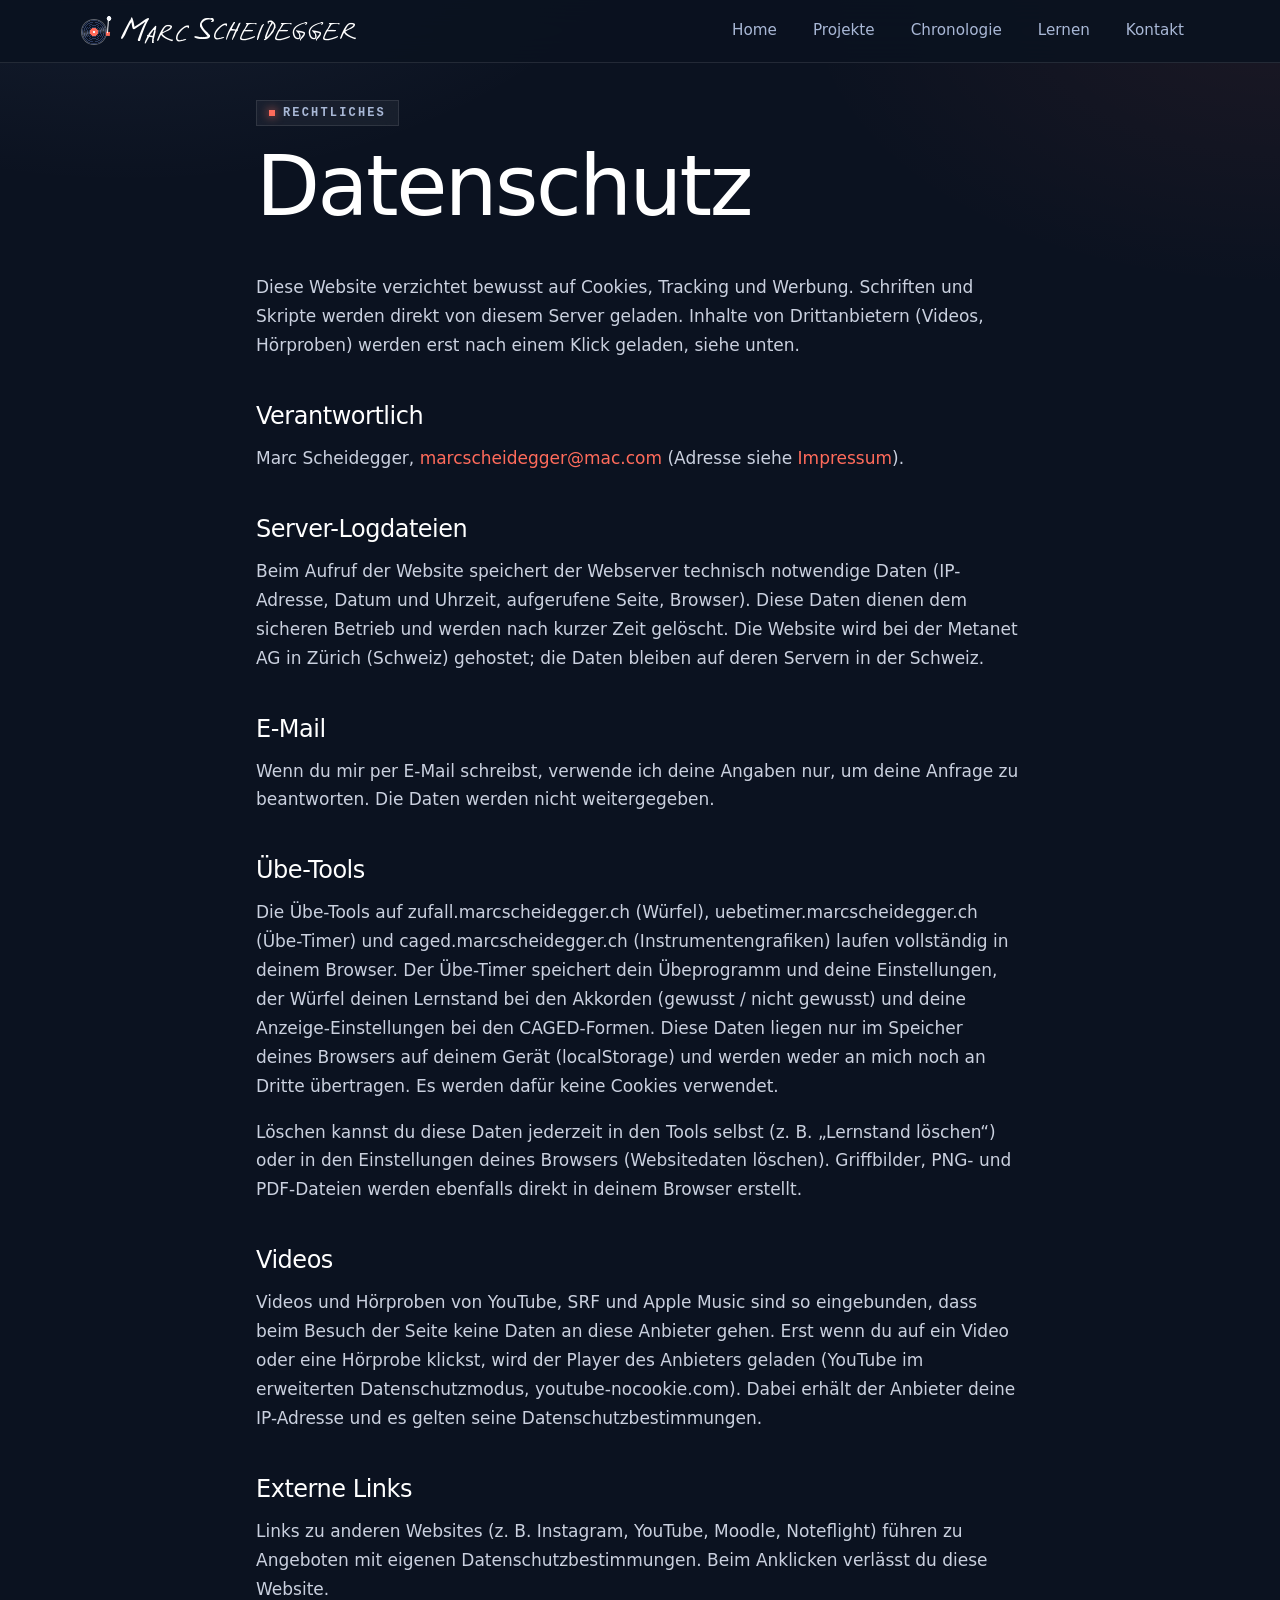
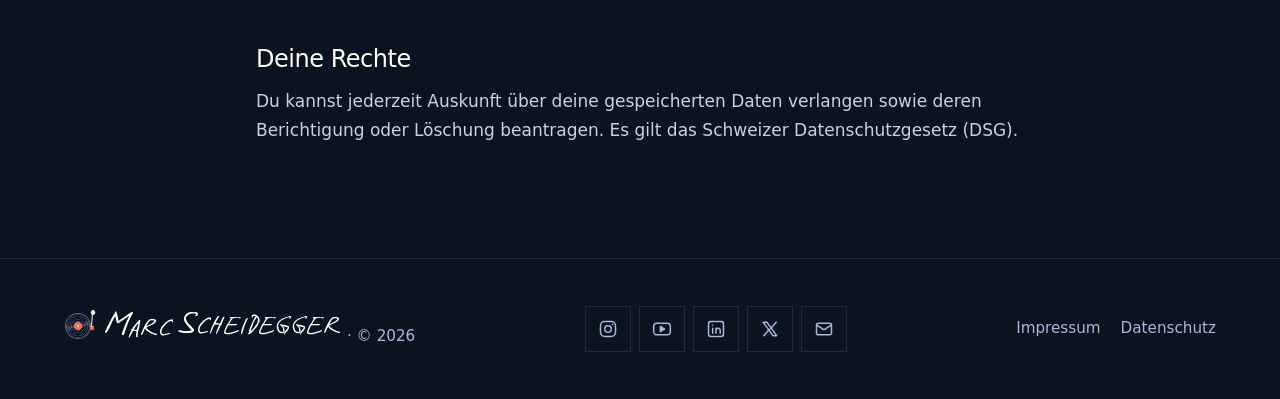
<file: datenschutz.html>
<!doctype html>
<!-- Diese Datei wird von build.py erzeugt – Änderungen bitte dort machen. -->
<html lang="de-CH">
<head>
    <!-- Unsichtbarer Kopf: Zeichensatz, Handy-Darstellung, Titel, Beschreibung
         für Google (description) und für Link-Vorschauen (og:…), Icon, CSS und JS -->
    <meta charset="utf-8">
    <meta name="viewport" content="width=device-width, initial-scale=1">
    <title>Datenschutz – Marc Scheidegger</title>
    <meta name="description" content="Datenschutzerklärung von marcscheidegger.ch">
    <meta property="og:title" content="Datenschutz – Marc Scheidegger">
    <meta property="og:description" content="Datenschutzerklärung von marcscheidegger.ch">
    <meta property="og:image" content="https://marcscheidegger.ch/img/hero-jvf-earlclub.jpg">
    <meta property="og:type" content="website">
    <meta name="theme-color" content="#0b1220">
    <link rel="icon" href="favicon.svg" type="image/svg+xml">
    <link rel="stylesheet" href="css/site.css?v=30">
    <script src="js/site.js?v=30"></script>
</head>
<body>
    <!-- Unsichtbarer Sprunglink für Tastatur- und Screenreader-Nutzer -->
    <a class="skip" href="#inhalt">Zum Inhalt</a>

    <!-- ===== KOPFZEILE: Name links, Navigation rechts (bleibt beim Scrollen oben).
         Auf dem Handy wird die Navigation hinter dem Knopf "Menü" versteckt. ===== -->
    <!-- Kopfleiste bündig oben über die ganze Breite, deckendes Nachtblau: Tailwind-Klassen direkt hier (Aussehen der Menüpunkte: .nav in src/site.tailwind.css) -->
    <header class="site-header fixed inset-x-0 top-0 z-50 border-b border-white/10 bg-night-950/95 backdrop-blur-xl">
        <div class="relative mx-auto flex max-w-6xl items-center justify-between gap-4 px-4 py-2.5">
            <a class="logo" href="index.html" aria-label="Marc Scheidegger – Startseite"><b class="logo-zeichen" aria-hidden="true"></b><span class="logo-wort">Marc</span> <span class="logo-wort">Scheidegger</span></a>
            <button class="nav-toggle" aria-expanded="false" aria-controls="nav" aria-label="Menü"><span aria-hidden="true"></span></button>
            <nav class="nav" id="nav" aria-label="Hauptnavigation">
                <ul>
                <li><a href="index.html">Home</a></li>
                <li><a href="projekte.html">Projekte</a></li>
                <li><a href="chronologie.html">Chronologie</a></li>
                <li><a href="lernen.html">Lernen</a></li>
                <li><a href="kontakt.html">Kontakt</a></li>
                </ul>
            </nav>
        </div>
    </header>

    <!-- ===== HAUPTINHALT der Seite ===== -->
    <main id="inhalt">
        <!-- ===== DATENSCHUTZERKLÄRUNG ===== -->
        <section class="section">
            <div class="wrap prose">
                <span class="kicker">Rechtliches</span>
                <h1>Datenschutz</h1>
                <p>Diese Website verzichtet bewusst auf Cookies, Tracking und Werbung. Schriften und Skripte werden direkt von diesem Server geladen. Inhalte von Drittanbietern (Videos, Hörproben) werden erst nach einem Klick geladen, siehe unten.</p>
                <h2>Verantwortlich</h2>
                <p>Marc Scheidegger, <a href="mailto:marcscheidegger@mac.com">marcscheidegger@mac.com</a> (Adresse siehe <a href="impressum.html">Impressum</a>).</p>
                <h2>Server-Logdateien</h2>
                <p>Beim Aufruf der Website speichert der Webserver technisch notwendige Daten (IP-Adresse, Datum und Uhrzeit, aufgerufene Seite, Browser). Diese Daten dienen dem sicheren Betrieb und werden nach kurzer Zeit gelöscht. Die Website wird bei der Metanet AG in Zürich (Schweiz) gehostet; die Daten bleiben auf deren Servern in der Schweiz.</p>
                <h2>E-Mail</h2>
                <p>Wenn du mir per E-Mail schreibst, verwende ich deine Angaben nur, um deine Anfrage zu beantworten. Die Daten werden nicht weitergegeben.</p>
                <h2>Übe-Tools</h2>
                <p>Die Übe-Tools auf zufall.marcscheidegger.ch (Würfel), uebetimer.marcscheidegger.ch (Übe-Timer) und caged.marcscheidegger.ch (Instrumentengrafiken) laufen vollständig in deinem Browser. Der Übe-Timer speichert dein Übeprogramm und deine Einstellungen, der Würfel deinen Lernstand bei den Akkorden (gewusst / nicht gewusst) und deine Anzeige-Einstellungen bei den CAGED-Formen. Diese Daten liegen nur im Speicher deines Browsers auf deinem Gerät (localStorage) und werden weder an mich noch an Dritte übertragen. Es werden dafür keine Cookies verwendet.</p>
                <p>Löschen kannst du diese Daten jederzeit in den Tools selbst (z.&nbsp;B. „Lernstand löschen“) oder in den Einstellungen deines Browsers (Websitedaten löschen). Griffbilder, PNG- und PDF-Dateien werden ebenfalls direkt in deinem Browser erstellt.</p>
                <h2>Videos</h2>
                <p>Videos und Hörproben von YouTube, SRF und Apple Music sind so eingebunden, dass beim Besuch der Seite keine Daten an diese Anbieter gehen. Erst wenn du auf ein Video oder eine Hörprobe klickst, wird der Player des Anbieters geladen (YouTube im erweiterten Datenschutzmodus, youtube-nocookie.com). Dabei erhält der Anbieter deine IP-Adresse und es gelten seine Datenschutzbestimmungen.</p>
                <h2>Externe Links</h2>
                <p>Links zu anderen Websites (z.&nbsp;B. Instagram, YouTube, Moodle, Noteflight) führen zu Angeboten mit eigenen Datenschutzbestimmungen. Beim Anklicken verlässt du diese Website.</p>
                <h2>Deine Rechte</h2>
                <p>Du kannst jederzeit Auskunft über deine gespeicherten Daten verlangen sowie deren Berichtigung oder Löschung beantragen. Es gilt das Schweizer Datenschutzgesetz (DSG).</p>
            </div>
        </section>
    </main>

    <!-- ===== FUSSZEILE: Copyright, Social-Media-Icons, Impressum/Datenschutz.
         Die Jahreszahl wird von site.js automatisch aktualisiert. ===== -->
    <footer class="site-footer border-t border-white/10 py-12 text-[.95rem] text-night-300">
        <div class="wrap flex flex-wrap items-center justify-between gap-x-8 gap-y-5">
            <p class="m-0"><span class="logo"><b class="logo-zeichen" aria-hidden="true"></b><span class="logo-wort">Marc</span> <span class="logo-wort">Scheidegger</span></span> · © <span data-year>2026</span></p>
            <ul class="social m-0 flex list-none flex-wrap gap-2.5 p-0" aria-label="Social Media">
                <li><a href="https://www.instagram.com/marscx/" aria-label="Instagram" title="Instagram"><svg viewBox="0 0 24 24" fill="none" stroke="currentColor" stroke-width="1.8" stroke-linecap="round" stroke-linejoin="round" aria-hidden="true"><rect x="3" y="3" width="18" height="18" rx="5"/><circle cx="12" cy="12" r="4"/><circle cx="17.5" cy="6.5" r="1" fill="currentColor" stroke="none"/></svg></a></li>
                <li><a href="https://www.youtube.com/watch?v=AC6F9rHJwL4" aria-label="YouTube" title="YouTube"><svg viewBox="0 0 24 24" fill="none" stroke="currentColor" stroke-width="1.8" stroke-linecap="round" stroke-linejoin="round" aria-hidden="true"><rect x="2" y="5" width="20" height="14" rx="4"/><path d="m10 9 5 3-5 3z" fill="currentColor"/></svg></a></li>
                <li><a href="https://www.linkedin.com/in/marc-scheidegger-470537ab/" aria-label="LinkedIn" title="LinkedIn"><svg viewBox="0 0 24 24" fill="none" stroke="currentColor" stroke-width="1.8" stroke-linecap="round" stroke-linejoin="round" aria-hidden="true"><rect x="3" y="3" width="18" height="18" rx="3"/><path d="M8 11v6M8 7.5v.01M12 17v-6M12 13.5a2.5 2.5 0 0 1 5 0V17"/></svg></a></li>
                <li><a href="https://twitter.com/marscx" aria-label="X" title="X"><svg viewBox="0 0 24 24" fill="none" stroke="currentColor" stroke-width="1.8" stroke-linecap="round" stroke-linejoin="round" aria-hidden="true"><path d="M4 4h4.5L20 20h-4.5z"/><path d="M19.5 4l-6.6 7.5M11.1 12.5 4.5 20"/></svg></a></li>
                <li><a href="mailto:marcscheidegger@mac.com" aria-label="E-Mail" title="E-Mail"><svg viewBox="0 0 24 24" fill="none" stroke="currentColor" stroke-width="1.8" stroke-linecap="round" stroke-linejoin="round" aria-hidden="true"><rect x="3" y="5" width="18" height="14" rx="2"/><path d="m3 7 9 6 9-6"/></svg></a></li>
            </ul>
            <ul class="m-0 flex list-none flex-wrap gap-x-5 p-0">
                <li><a class="text-night-300 no-underline hover:text-white" href="impressum.html">Impressum</a></li>
                <li><a class="text-night-300 no-underline hover:text-white" href="datenschutz.html">Datenschutz</a></li>
            </ul>
        </div>
    </footer>
</body>
</html>
</file>
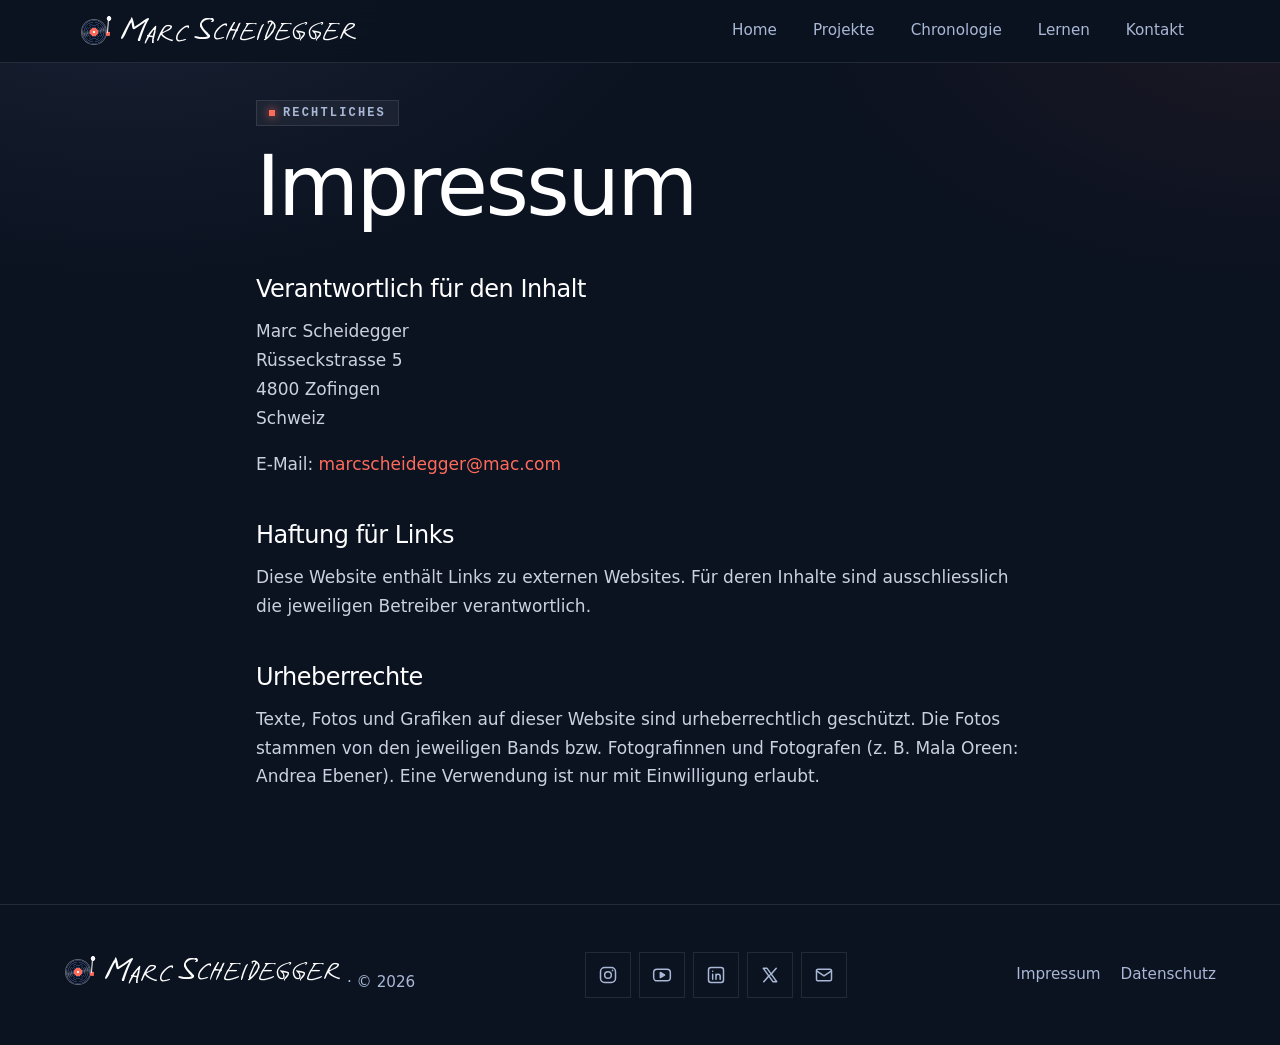
<file: impressum.html>
<!doctype html>
<!-- Diese Datei wird von build.py erzeugt – Änderungen bitte dort machen. -->
<html lang="de-CH">
<head>
    <!-- Unsichtbarer Kopf: Zeichensatz, Handy-Darstellung, Titel, Beschreibung
         für Google (description) und für Link-Vorschauen (og:…), Icon, CSS und JS -->
    <meta charset="utf-8">
    <meta name="viewport" content="width=device-width, initial-scale=1">
    <title>Impressum – Marc Scheidegger</title>
    <meta name="description" content="Impressum von marcscheidegger.ch">
    <meta property="og:title" content="Impressum – Marc Scheidegger">
    <meta property="og:description" content="Impressum von marcscheidegger.ch">
    <meta property="og:image" content="https://marcscheidegger.ch/img/hero-jvf-earlclub.jpg">
    <meta property="og:type" content="website">
    <meta name="theme-color" content="#0b1220">
    <link rel="icon" href="favicon.svg" type="image/svg+xml">
    <link rel="stylesheet" href="css/site.css?v=30">
    <script src="js/site.js?v=30"></script>
</head>
<body>
    <!-- Unsichtbarer Sprunglink für Tastatur- und Screenreader-Nutzer -->
    <a class="skip" href="#inhalt">Zum Inhalt</a>

    <!-- ===== KOPFZEILE: Name links, Navigation rechts (bleibt beim Scrollen oben).
         Auf dem Handy wird die Navigation hinter dem Knopf "Menü" versteckt. ===== -->
    <!-- Kopfleiste bündig oben über die ganze Breite, deckendes Nachtblau: Tailwind-Klassen direkt hier (Aussehen der Menüpunkte: .nav in src/site.tailwind.css) -->
    <header class="site-header fixed inset-x-0 top-0 z-50 border-b border-white/10 bg-night-950/95 backdrop-blur-xl">
        <div class="relative mx-auto flex max-w-6xl items-center justify-between gap-4 px-4 py-2.5">
            <a class="logo" href="index.html" aria-label="Marc Scheidegger – Startseite"><b class="logo-zeichen" aria-hidden="true"></b><span class="logo-wort">Marc</span> <span class="logo-wort">Scheidegger</span></a>
            <button class="nav-toggle" aria-expanded="false" aria-controls="nav" aria-label="Menü"><span aria-hidden="true"></span></button>
            <nav class="nav" id="nav" aria-label="Hauptnavigation">
                <ul>
                <li><a href="index.html">Home</a></li>
                <li><a href="projekte.html">Projekte</a></li>
                <li><a href="chronologie.html">Chronologie</a></li>
                <li><a href="lernen.html">Lernen</a></li>
                <li><a href="kontakt.html">Kontakt</a></li>
                </ul>
            </nav>
        </div>
    </header>

    <!-- ===== HAUPTINHALT der Seite ===== -->
    <main id="inhalt">
        <!-- ===== IMPRESSUM ===== -->
        <section class="section">
            <div class="wrap prose">
                <span class="kicker">Rechtliches</span>
                <h1>Impressum</h1>
                <h2>Verantwortlich für den Inhalt</h2>
                <p>Marc Scheidegger<br>
                Rüsseckstrasse 5<br>
                4800 Zofingen<br>
                Schweiz</p>
                <p>E-Mail: <a href="mailto:marcscheidegger@mac.com">marcscheidegger@mac.com</a></p>
                <h2>Haftung für Links</h2>
                <p>Diese Website enthält Links zu externen Websites. Für deren Inhalte sind ausschliesslich die jeweiligen Betreiber verantwortlich.</p>
                <h2>Urheberrechte</h2>
                <p>Texte, Fotos und Grafiken auf dieser Website sind urheberrechtlich geschützt. Die Fotos stammen von den jeweiligen Bands bzw. Fotografinnen und Fotografen (z.&nbsp;B. Mala Oreen: Andrea Ebener). Eine Verwendung ist nur mit Einwilligung erlaubt.</p>
            </div>
        </section>
    </main>

    <!-- ===== FUSSZEILE: Copyright, Social-Media-Icons, Impressum/Datenschutz.
         Die Jahreszahl wird von site.js automatisch aktualisiert. ===== -->
    <footer class="site-footer border-t border-white/10 py-12 text-[.95rem] text-night-300">
        <div class="wrap flex flex-wrap items-center justify-between gap-x-8 gap-y-5">
            <p class="m-0"><span class="logo"><b class="logo-zeichen" aria-hidden="true"></b><span class="logo-wort">Marc</span> <span class="logo-wort">Scheidegger</span></span> · © <span data-year>2026</span></p>
            <ul class="social m-0 flex list-none flex-wrap gap-2.5 p-0" aria-label="Social Media">
                <li><a href="https://www.instagram.com/marscx/" aria-label="Instagram" title="Instagram"><svg viewBox="0 0 24 24" fill="none" stroke="currentColor" stroke-width="1.8" stroke-linecap="round" stroke-linejoin="round" aria-hidden="true"><rect x="3" y="3" width="18" height="18" rx="5"/><circle cx="12" cy="12" r="4"/><circle cx="17.5" cy="6.5" r="1" fill="currentColor" stroke="none"/></svg></a></li>
                <li><a href="https://www.youtube.com/watch?v=AC6F9rHJwL4" aria-label="YouTube" title="YouTube"><svg viewBox="0 0 24 24" fill="none" stroke="currentColor" stroke-width="1.8" stroke-linecap="round" stroke-linejoin="round" aria-hidden="true"><rect x="2" y="5" width="20" height="14" rx="4"/><path d="m10 9 5 3-5 3z" fill="currentColor"/></svg></a></li>
                <li><a href="https://www.linkedin.com/in/marc-scheidegger-470537ab/" aria-label="LinkedIn" title="LinkedIn"><svg viewBox="0 0 24 24" fill="none" stroke="currentColor" stroke-width="1.8" stroke-linecap="round" stroke-linejoin="round" aria-hidden="true"><rect x="3" y="3" width="18" height="18" rx="3"/><path d="M8 11v6M8 7.5v.01M12 17v-6M12 13.5a2.5 2.5 0 0 1 5 0V17"/></svg></a></li>
                <li><a href="https://twitter.com/marscx" aria-label="X" title="X"><svg viewBox="0 0 24 24" fill="none" stroke="currentColor" stroke-width="1.8" stroke-linecap="round" stroke-linejoin="round" aria-hidden="true"><path d="M4 4h4.5L20 20h-4.5z"/><path d="M19.5 4l-6.6 7.5M11.1 12.5 4.5 20"/></svg></a></li>
                <li><a href="mailto:marcscheidegger@mac.com" aria-label="E-Mail" title="E-Mail"><svg viewBox="0 0 24 24" fill="none" stroke="currentColor" stroke-width="1.8" stroke-linecap="round" stroke-linejoin="round" aria-hidden="true"><rect x="3" y="5" width="18" height="14" rx="2"/><path d="m3 7 9 6 9-6"/></svg></a></li>
            </ul>
            <ul class="m-0 flex list-none flex-wrap gap-x-5 p-0">
                <li><a class="text-night-300 no-underline hover:text-white" href="impressum.html">Impressum</a></li>
                <li><a class="text-night-300 no-underline hover:text-white" href="datenschutz.html">Datenschutz</a></li>
            </ul>
        </div>
    </footer>
</body>
</html>
</file>
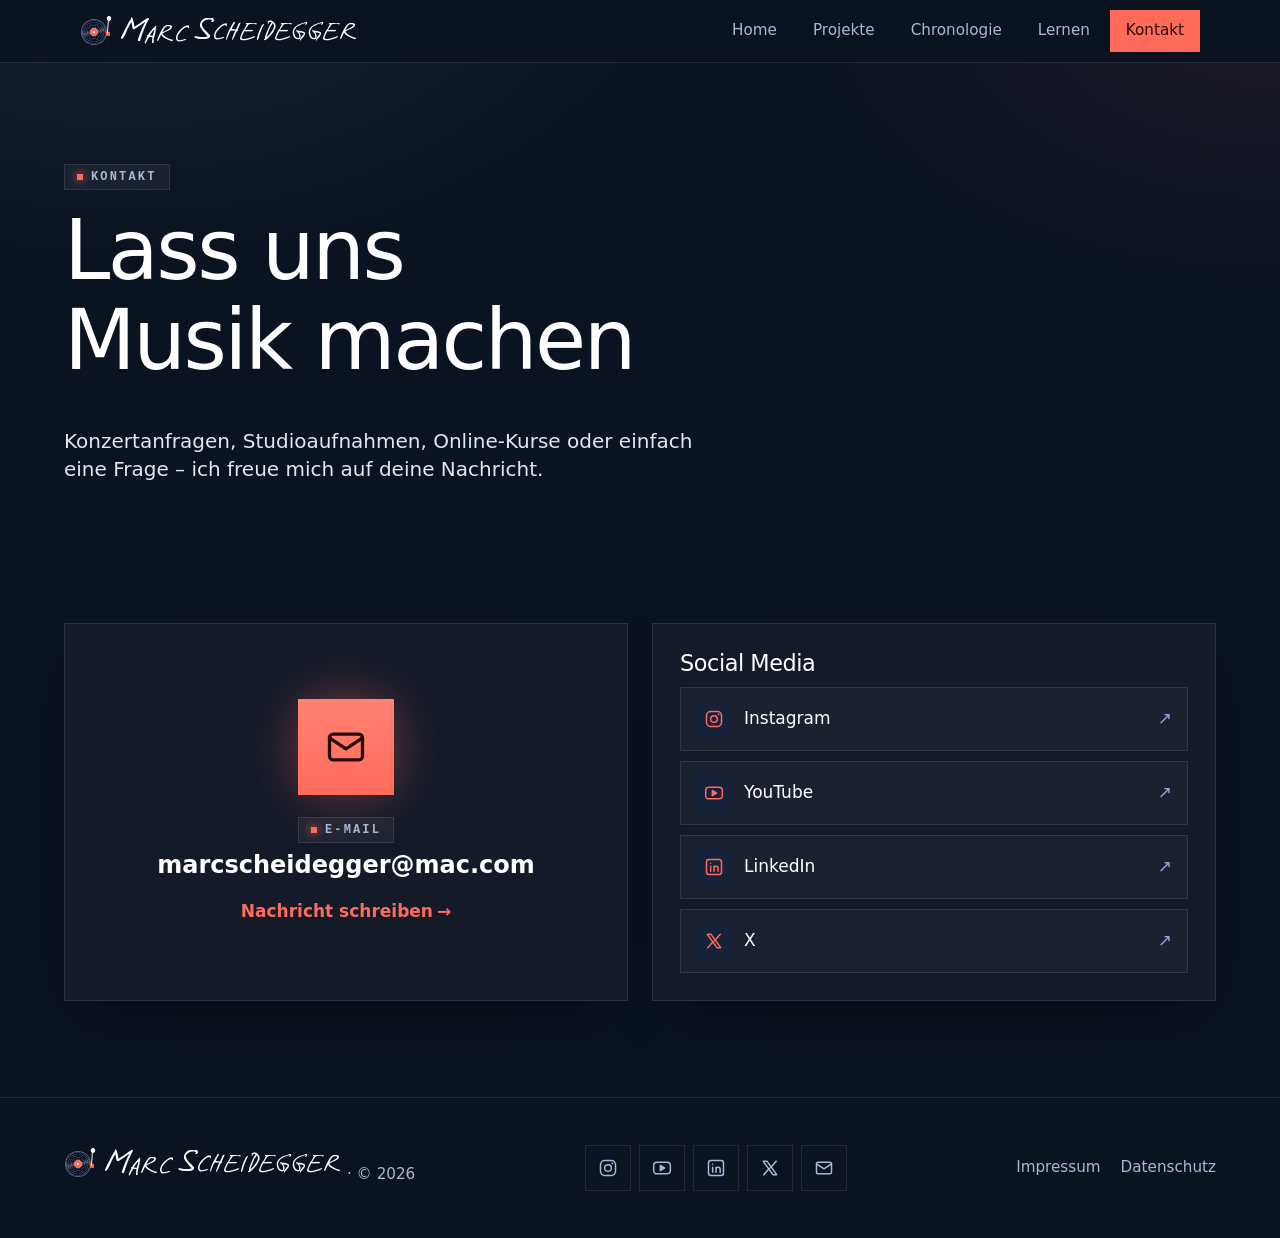
<file: kontakt.html>
<!doctype html>
<!-- Diese Datei wird von build.py erzeugt – Änderungen bitte dort machen. -->
<html lang="de-CH">
<head>
    <!-- Unsichtbarer Kopf: Zeichensatz, Handy-Darstellung, Titel, Beschreibung
         für Google (description) und für Link-Vorschauen (og:…), Icon, CSS und JS -->
    <meta charset="utf-8">
    <meta name="viewport" content="width=device-width, initial-scale=1">
    <title>Kontakt – Marc Scheidegger</title>
    <meta name="description" content="Kontakt zu Marc Scheidegger für Konzertanfragen, Studioaufnahmen und Online-Kurse.">
    <meta property="og:title" content="Kontakt – Marc Scheidegger">
    <meta property="og:description" content="Kontakt zu Marc Scheidegger für Konzertanfragen, Studioaufnahmen und Online-Kurse.">
    <meta property="og:image" content="https://marcscheidegger.ch/img/hero-jvf-earlclub.jpg">
    <meta property="og:type" content="website">
    <meta name="theme-color" content="#0b1220">
    <link rel="icon" href="favicon.svg" type="image/svg+xml">
    <link rel="stylesheet" href="css/site.css?v=30">
    <script src="js/site.js?v=30"></script>
</head>
<body>
    <!-- Unsichtbarer Sprunglink für Tastatur- und Screenreader-Nutzer -->
    <a class="skip" href="#inhalt">Zum Inhalt</a>

    <!-- ===== KOPFZEILE: Name links, Navigation rechts (bleibt beim Scrollen oben).
         Auf dem Handy wird die Navigation hinter dem Knopf "Menü" versteckt. ===== -->
    <!-- Kopfleiste bündig oben über die ganze Breite, deckendes Nachtblau: Tailwind-Klassen direkt hier (Aussehen der Menüpunkte: .nav in src/site.tailwind.css) -->
    <header class="site-header fixed inset-x-0 top-0 z-50 border-b border-white/10 bg-night-950/95 backdrop-blur-xl">
        <div class="relative mx-auto flex max-w-6xl items-center justify-between gap-4 px-4 py-2.5">
            <a class="logo" href="index.html" aria-label="Marc Scheidegger – Startseite"><b class="logo-zeichen" aria-hidden="true"></b><span class="logo-wort">Marc</span> <span class="logo-wort">Scheidegger</span></a>
            <button class="nav-toggle" aria-expanded="false" aria-controls="nav" aria-label="Menü"><span aria-hidden="true"></span></button>
            <nav class="nav" id="nav" aria-label="Hauptnavigation">
                <ul>
                <li><a href="index.html">Home</a></li>
                <li><a href="projekte.html">Projekte</a></li>
                <li><a href="chronologie.html">Chronologie</a></li>
                <li><a href="lernen.html">Lernen</a></li>
                <li><a href="kontakt.html" aria-current="page">Kontakt</a></li>
                </ul>
            </nav>
        </div>
    </header>

    <!-- ===== HAUPTINHALT der Seite ===== -->
    <main id="inhalt">
        <!-- ===== SEITENKOPF ===== -->
        <section class="hero small plain">
            <div class="wrap">
                <span class="kicker">Kontakt</span>
                <h1>Lass uns<br>Musik machen</h1>
                <p class="lead">Konzertanfragen, Studioaufnahmen, Online-Kurse oder einfach eine Frage – ich freue mich auf deine Nachricht.</p>
            </div>
        </section>

        <!-- ===== E-MAIL-KARTE (links) und SOCIAL MEDIA (rechts, Liste SOCIAL) ===== -->
        <section class="section">
            <div class="wrap grid two">
                <a class="card mail-card" href="mailto:marcscheidegger@mac.com">
                    <span class="mail-icon"><svg viewBox="0 0 24 24" fill="none" stroke="currentColor" stroke-width="1.8" stroke-linecap="round" stroke-linejoin="round" aria-hidden="true"><rect x="3" y="5" width="18" height="14" rx="2"/><path d="m3 7 9 6 9-6"/></svg></span>
                    <span class="kicker">E-Mail</span>
                    <strong>marcscheidegger@mac.com</strong>
                    <span class="more">Nachricht schreiben</span>
                </a>
                <div style="display:grid;gap:24px;align-content:start">
                    <div class="card"><div class="body">
                        <h2 style="font-size:1.4rem">Social Media</h2>
                        <ul class="links">
                            <li><a href="https://www.instagram.com/marscx/"><span class="ico"><svg viewBox="0 0 24 24" fill="none" stroke="currentColor" stroke-width="1.8" stroke-linecap="round" stroke-linejoin="round" aria-hidden="true"><rect x="3" y="3" width="18" height="18" rx="5"/><circle cx="12" cy="12" r="4"/><circle cx="17.5" cy="6.5" r="1" fill="currentColor" stroke="none"/></svg></span>Instagram</a></li>
                            <li><a href="https://www.youtube.com/watch?v=AC6F9rHJwL4"><span class="ico"><svg viewBox="0 0 24 24" fill="none" stroke="currentColor" stroke-width="1.8" stroke-linecap="round" stroke-linejoin="round" aria-hidden="true"><rect x="2" y="5" width="20" height="14" rx="4"/><path d="m10 9 5 3-5 3z" fill="currentColor"/></svg></span>YouTube</a></li>
                            <li><a href="https://www.linkedin.com/in/marc-scheidegger-470537ab/"><span class="ico"><svg viewBox="0 0 24 24" fill="none" stroke="currentColor" stroke-width="1.8" stroke-linecap="round" stroke-linejoin="round" aria-hidden="true"><rect x="3" y="3" width="18" height="18" rx="3"/><path d="M8 11v6M8 7.5v.01M12 17v-6M12 13.5a2.5 2.5 0 0 1 5 0V17"/></svg></span>LinkedIn</a></li>
                            <li><a href="https://twitter.com/marscx"><span class="ico"><svg viewBox="0 0 24 24" fill="none" stroke="currentColor" stroke-width="1.8" stroke-linecap="round" stroke-linejoin="round" aria-hidden="true"><path d="M4 4h4.5L20 20h-4.5z"/><path d="M19.5 4l-6.6 7.5M11.1 12.5 4.5 20"/></svg></span>X</a></li>
                        </ul>
                    </div></div>
                </div>
            </div>
        </section>
    </main>

    <!-- ===== FUSSZEILE: Copyright, Social-Media-Icons, Impressum/Datenschutz.
         Die Jahreszahl wird von site.js automatisch aktualisiert. ===== -->
    <footer class="site-footer border-t border-white/10 py-12 text-[.95rem] text-night-300">
        <div class="wrap flex flex-wrap items-center justify-between gap-x-8 gap-y-5">
            <p class="m-0"><span class="logo"><b class="logo-zeichen" aria-hidden="true"></b><span class="logo-wort">Marc</span> <span class="logo-wort">Scheidegger</span></span> · © <span data-year>2026</span></p>
            <ul class="social m-0 flex list-none flex-wrap gap-2.5 p-0" aria-label="Social Media">
                <li><a href="https://www.instagram.com/marscx/" aria-label="Instagram" title="Instagram"><svg viewBox="0 0 24 24" fill="none" stroke="currentColor" stroke-width="1.8" stroke-linecap="round" stroke-linejoin="round" aria-hidden="true"><rect x="3" y="3" width="18" height="18" rx="5"/><circle cx="12" cy="12" r="4"/><circle cx="17.5" cy="6.5" r="1" fill="currentColor" stroke="none"/></svg></a></li>
                <li><a href="https://www.youtube.com/watch?v=AC6F9rHJwL4" aria-label="YouTube" title="YouTube"><svg viewBox="0 0 24 24" fill="none" stroke="currentColor" stroke-width="1.8" stroke-linecap="round" stroke-linejoin="round" aria-hidden="true"><rect x="2" y="5" width="20" height="14" rx="4"/><path d="m10 9 5 3-5 3z" fill="currentColor"/></svg></a></li>
                <li><a href="https://www.linkedin.com/in/marc-scheidegger-470537ab/" aria-label="LinkedIn" title="LinkedIn"><svg viewBox="0 0 24 24" fill="none" stroke="currentColor" stroke-width="1.8" stroke-linecap="round" stroke-linejoin="round" aria-hidden="true"><rect x="3" y="3" width="18" height="18" rx="3"/><path d="M8 11v6M8 7.5v.01M12 17v-6M12 13.5a2.5 2.5 0 0 1 5 0V17"/></svg></a></li>
                <li><a href="https://twitter.com/marscx" aria-label="X" title="X"><svg viewBox="0 0 24 24" fill="none" stroke="currentColor" stroke-width="1.8" stroke-linecap="round" stroke-linejoin="round" aria-hidden="true"><path d="M4 4h4.5L20 20h-4.5z"/><path d="M19.5 4l-6.6 7.5M11.1 12.5 4.5 20"/></svg></a></li>
                <li><a href="mailto:marcscheidegger@mac.com" aria-label="E-Mail" title="E-Mail"><svg viewBox="0 0 24 24" fill="none" stroke="currentColor" stroke-width="1.8" stroke-linecap="round" stroke-linejoin="round" aria-hidden="true"><rect x="3" y="5" width="18" height="14" rx="2"/><path d="m3 7 9 6 9-6"/></svg></a></li>
            </ul>
            <ul class="m-0 flex list-none flex-wrap gap-x-5 p-0">
                <li><a class="text-night-300 no-underline hover:text-white" href="impressum.html">Impressum</a></li>
                <li><a class="text-night-300 no-underline hover:text-white" href="datenschutz.html">Datenschutz</a></li>
            </ul>
        </div>
    </footer>
</body>
</html>
</file>
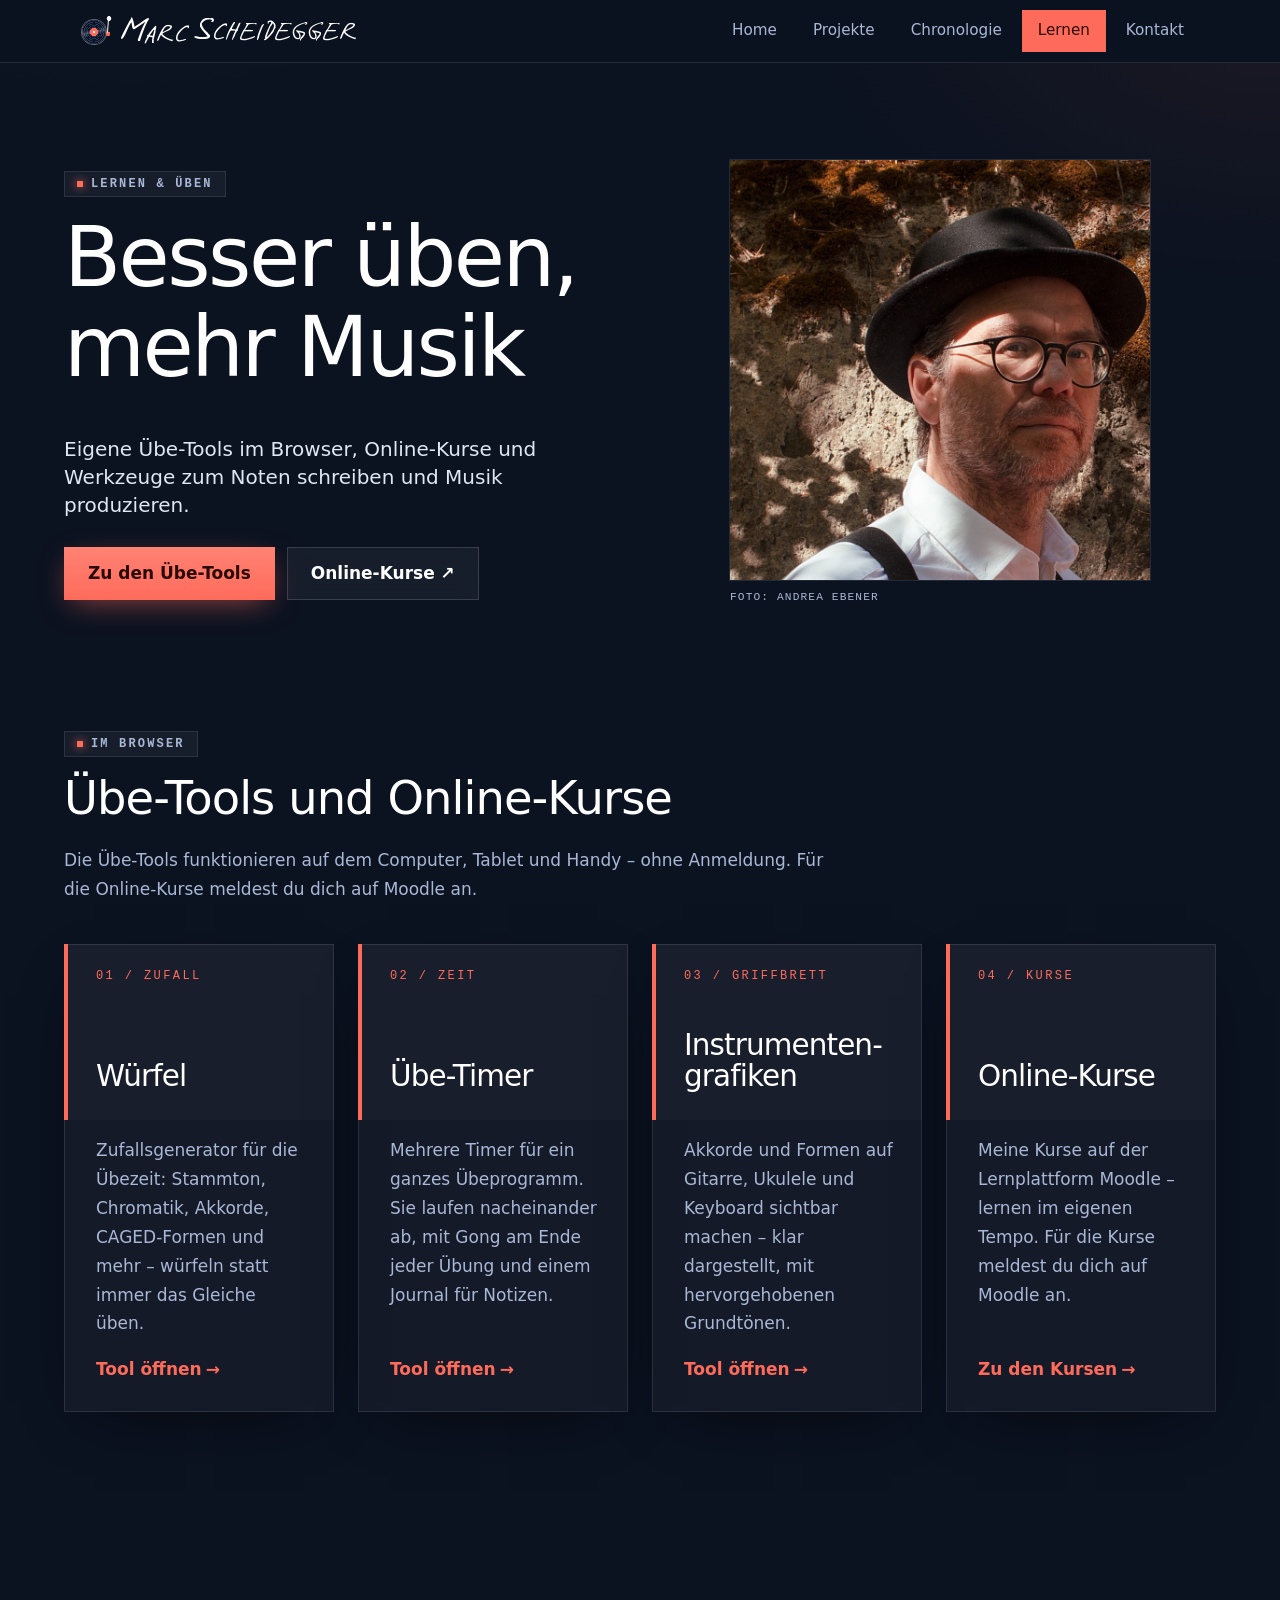
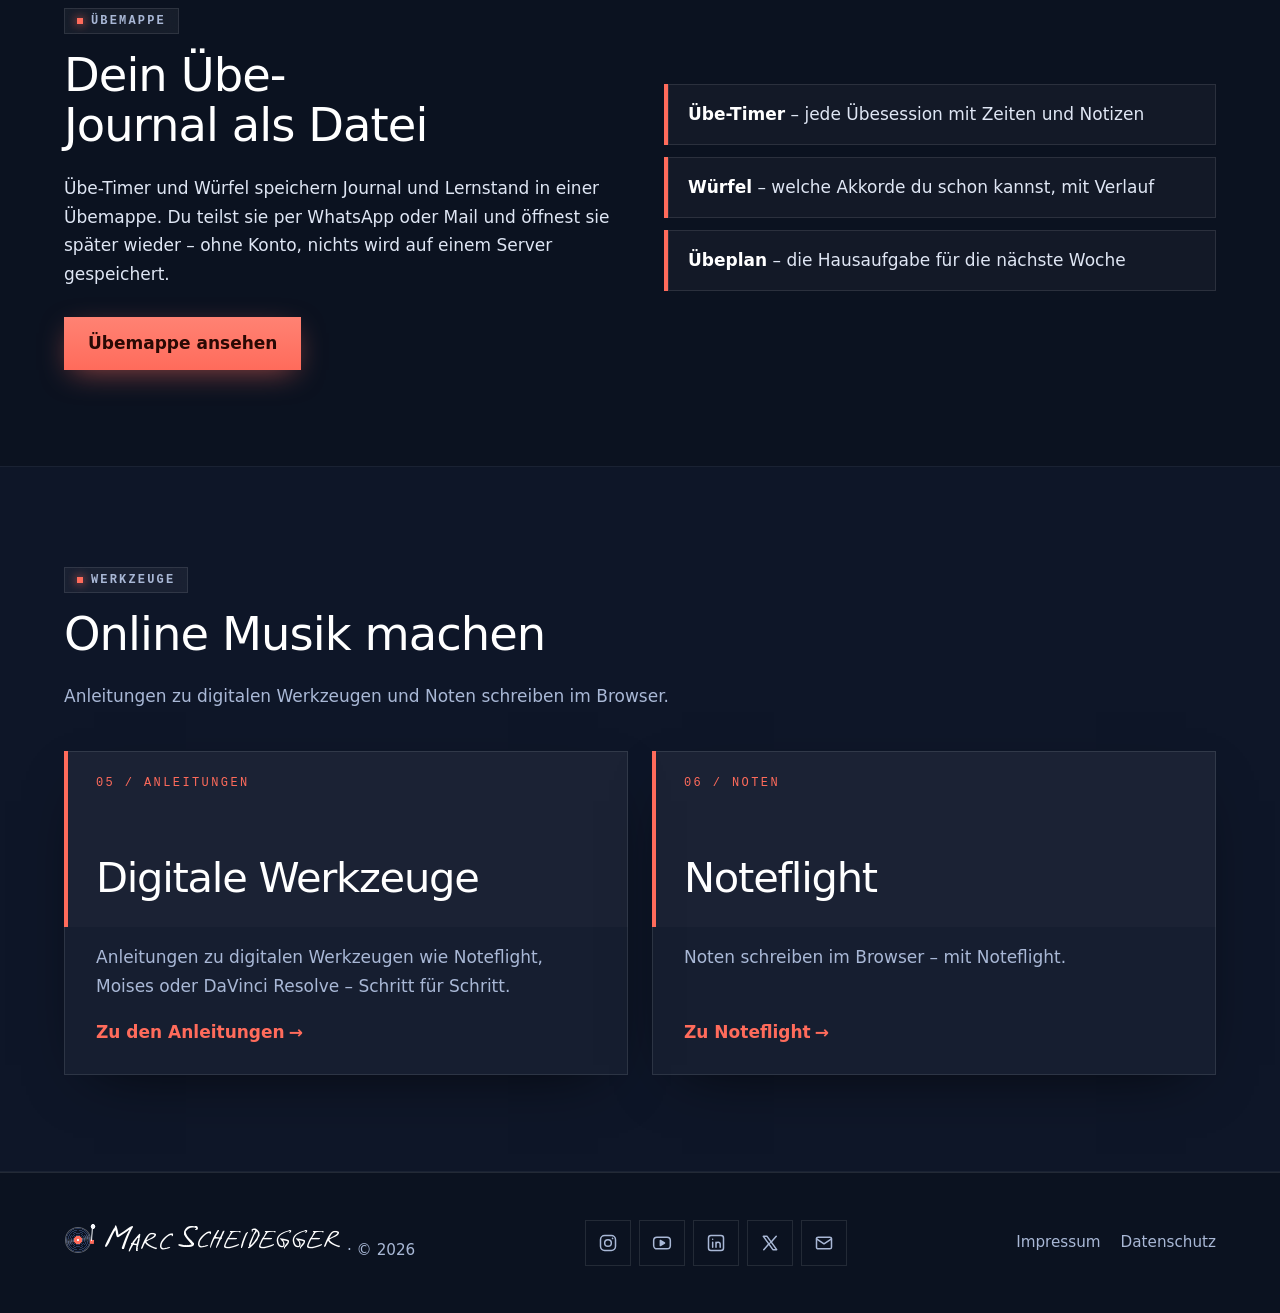
<file: lernen.html>
<!doctype html>
<!-- Diese Datei wird von build.py erzeugt – Änderungen bitte dort machen. -->
<html lang="de-CH">
<head>
    <!-- Unsichtbarer Kopf: Zeichensatz, Handy-Darstellung, Titel, Beschreibung
         für Google (description) und für Link-Vorschauen (og:…), Icon, CSS und JS -->
    <meta charset="utf-8">
    <meta name="viewport" content="width=device-width, initial-scale=1">
    <title>Lernen – Marc Scheidegger</title>
    <meta name="description" content="Übe-Tools von Marc Scheidegger: Würfel, Übe-Timer und Instrumentengrafiken, dazu Online-Kurse und Werkzeuge zum Musik machen.">
    <meta property="og:title" content="Lernen – Marc Scheidegger">
    <meta property="og:description" content="Übe-Tools von Marc Scheidegger: Würfel, Übe-Timer und Instrumentengrafiken, dazu Online-Kurse und Werkzeuge zum Musik machen.">
    <meta property="og:image" content="https://marcscheidegger.ch/img/hero-jvf-earlclub.jpg">
    <meta property="og:type" content="website">
    <meta name="theme-color" content="#0b1220">
    <link rel="icon" href="favicon.svg" type="image/svg+xml">
    <link rel="stylesheet" href="css/site.css?v=30">
    <script src="js/site.js?v=30"></script>
</head>
<body>
    <!-- Unsichtbarer Sprunglink für Tastatur- und Screenreader-Nutzer -->
    <a class="skip" href="#inhalt">Zum Inhalt</a>

    <!-- ===== KOPFZEILE: Name links, Navigation rechts (bleibt beim Scrollen oben).
         Auf dem Handy wird die Navigation hinter dem Knopf "Menü" versteckt. ===== -->
    <!-- Kopfleiste bündig oben über die ganze Breite, deckendes Nachtblau: Tailwind-Klassen direkt hier (Aussehen der Menüpunkte: .nav in src/site.tailwind.css) -->
    <header class="site-header fixed inset-x-0 top-0 z-50 border-b border-white/10 bg-night-950/95 backdrop-blur-xl">
        <div class="relative mx-auto flex max-w-6xl items-center justify-between gap-4 px-4 py-2.5">
            <a class="logo" href="index.html" aria-label="Marc Scheidegger – Startseite"><b class="logo-zeichen" aria-hidden="true"></b><span class="logo-wort">Marc</span> <span class="logo-wort">Scheidegger</span></a>
            <button class="nav-toggle" aria-expanded="false" aria-controls="nav" aria-label="Menü"><span aria-hidden="true"></span></button>
            <nav class="nav" id="nav" aria-label="Hauptnavigation">
                <ul>
                <li><a href="index.html">Home</a></li>
                <li><a href="projekte.html">Projekte</a></li>
                <li><a href="chronologie.html">Chronologie</a></li>
                <li><a href="lernen.html" aria-current="page">Lernen</a></li>
                <li><a href="kontakt.html">Kontakt</a></li>
                </ul>
            </nav>
        </div>
    </header>

    <!-- ===== HAUPTINHALT der Seite ===== -->
    <main id="inhalt">
        <!-- ===== SEITENKOPF: Text links, Porträt rechts ===== -->
        <section class="hero small plain">
            <div class="wrap split">
                <div>
                    <span class="kicker">Lernen &amp; Üben</span>
                    <h1>Besser üben,<br>mehr Musik</h1>
                    <p class="lead">Eigene Übe-Tools im Browser, Online-Kurse und Werkzeuge zum Noten schreiben und Musik produzieren.</p>
                    <div class="btns">
                        <a class="btn" href="#tools">Zu den Übe-Tools</a>
                        <a class="btn ghost" href="https://marcscheidegger.moodlecloud.com/">Online-Kurse ↗</a>
                    </div>
                </div>
                <figure class="m-0 w-full" style="max-width:420px;justify-self:center"><img src="img/marc-scheidegger-portrait.jpg" alt="Porträt Marc Scheidegger mit Hut und Brille" width="900" height="900"><figcaption class="mt-2 font-schreib text-[0.7rem] tracking-widest text-night-300 uppercase">Foto: Andrea Ebener</figcaption></figure>
            </div>
        </section>

        <!-- ===== ÜBE-TOOLS: dieselben Karten wie auf der Startseite (Liste TOOLS) ===== -->
        <section class="section" id="tools">
            <div class="wrap">
                <div class="section-head">
                    <span class="kicker">Im Browser</span>
                    <h2>Übe-Tools und Online-Kurse</h2>
                    <p>Die Übe-Tools funktionieren auf dem Computer, Tablet und Handy – ohne Anmeldung. Für die Online-Kurse meldest du dich auf Moodle an.</p>
                </div>
                <div class="grid vier">
                    <a class="card tool-karte" href="https://zufall.marcscheidegger.ch/">
                        <div class="tool-kopf">
                            <span class="tool-nr">01 / Zufall</span>
                            <h3>Würfel</h3>
                        </div>
                        <div class="body">
                            <p>Zufallsgenerator für die Übezeit: Stammton, Chromatik, Akkorde, CAGED-Formen und mehr – würfeln statt immer das Gleiche üben.</p>
                            <span class="more">Tool öffnen</span>
                        </div>
                    </a>
                    <a class="card tool-karte" href="https://uebetimer.marcscheidegger.ch/">
                        <div class="tool-kopf">
                            <span class="tool-nr">02 / Zeit</span>
                            <h3>Übe-Timer</h3>
                        </div>
                        <div class="body">
                            <p>Mehrere Timer für ein ganzes Übeprogramm. Sie laufen nacheinander ab, mit Gong am Ende jeder Übung und einem Journal für Notizen.</p>
                            <span class="more">Tool öffnen</span>
                        </div>
                    </a>
                    <a class="card tool-karte" href="https://caged.marcscheidegger.ch/">
                        <div class="tool-kopf">
                            <span class="tool-nr">03 / Griffbrett</span>
                            <h3>Instrumenten&shy;grafiken</h3>
                        </div>
                        <div class="body">
                            <p>Akkorde und Formen auf Gitarre, Ukulele und Keyboard sichtbar machen – klar dargestellt, mit hervorgehobenen Grundtönen.</p>
                            <span class="more">Tool öffnen</span>
                        </div>
                    </a>
                    <a class="card tool-karte" href="https://marcscheidegger.moodlecloud.com/">
                        <div class="tool-kopf">
                            <span class="tool-nr">04 / Kurse</span>
                            <h3>Online-Kurse</h3>
                        </div>
                        <div class="body">
                            <p>Meine Kurse auf der Lernplattform Moodle – lernen im eigenen Tempo. Für die Kurse meldest du dich auf Moodle an.</p>
                            <span class="more">Zu den Kursen</span>
                        </div>
                    </a>
                </div>
            </div>
        </section>

        <!-- ===== ÜBEMAPPE: Hinweis und Link zur Übersichtsseite mappe.html ===== -->
        <section class="section">
            <div class="wrap split">
                <div>
                    <span class="kicker">Übemappe</span>
                    <h2>Dein Übe-Journal als Datei</h2>
                    <p>Übe-Timer und Würfel speichern Journal und Lernstand in einer Übemappe. Du teilst sie per WhatsApp oder Mail und öffnest sie später wieder – ohne Konto, nichts wird auf einem Server gespeichert.</p>
                    <div class="btns"><a class="btn" href="mappe.html">Übemappe ansehen</a></div>
                </div>
                <ul class="mappe-punkte">
                    <li><b>Übe-Timer</b> – jede Übesession mit Zeiten und Notizen</li>
                    <li><b>Würfel</b> – welche Akkorde du schon kannst, mit Verlauf</li>
                    <li><b>Übeplan</b> – die Hausaufgabe für die nächste Woche</li>
                </ul>
            </div>
        </section>

        <!-- ===== WEITERE WERKZEUGE: Anleitungen (digi.marcscheidegger.ch) und Noteflight –
             als Karten wie die Übe-Tools (Liste WERKZEUGE). ===== -->
        <section class="section alt">
            <div class="wrap">
                <div class="section-head">
                    <span class="kicker">Werkzeuge</span>
                    <h2>Online Musik machen</h2>
                    <p>Anleitungen zu digitalen Werkzeugen und Noten schreiben im Browser.</p>
                </div>
                <div class="grid two">
                    <a class="card tool-karte" href="https://digi.marcscheidegger.ch/">
                        <div class="tool-kopf">
                            <span class="tool-nr">05 / Anleitungen</span>
                            <h3>Digitale Werkzeuge</h3>
                        </div>
                        <div class="body">
                            <p>Anleitungen zu digitalen Werkzeugen wie Noteflight, Moises oder DaVinci Resolve – Schritt für Schritt.</p>
                            <span class="more">Zu den Anleitungen</span>
                        </div>
                    </a>
                    <a class="card tool-karte" href="https://marcscheidegger.sites.noteflight.com/home">
                        <div class="tool-kopf">
                            <span class="tool-nr">06 / Noten</span>
                            <h3>Noteflight</h3>
                        </div>
                        <div class="body">
                            <p>Noten schreiben im Browser – mit Noteflight.</p>
                            <span class="more">Zu Noteflight</span>
                        </div>
                    </a>
                </div>
            </div>
        </section>
    </main>

    <!-- ===== FUSSZEILE: Copyright, Social-Media-Icons, Impressum/Datenschutz.
         Die Jahreszahl wird von site.js automatisch aktualisiert. ===== -->
    <footer class="site-footer border-t border-white/10 py-12 text-[.95rem] text-night-300">
        <div class="wrap flex flex-wrap items-center justify-between gap-x-8 gap-y-5">
            <p class="m-0"><span class="logo"><b class="logo-zeichen" aria-hidden="true"></b><span class="logo-wort">Marc</span> <span class="logo-wort">Scheidegger</span></span> · © <span data-year>2026</span></p>
            <ul class="social m-0 flex list-none flex-wrap gap-2.5 p-0" aria-label="Social Media">
                <li><a href="https://www.instagram.com/marscx/" aria-label="Instagram" title="Instagram"><svg viewBox="0 0 24 24" fill="none" stroke="currentColor" stroke-width="1.8" stroke-linecap="round" stroke-linejoin="round" aria-hidden="true"><rect x="3" y="3" width="18" height="18" rx="5"/><circle cx="12" cy="12" r="4"/><circle cx="17.5" cy="6.5" r="1" fill="currentColor" stroke="none"/></svg></a></li>
                <li><a href="https://www.youtube.com/watch?v=AC6F9rHJwL4" aria-label="YouTube" title="YouTube"><svg viewBox="0 0 24 24" fill="none" stroke="currentColor" stroke-width="1.8" stroke-linecap="round" stroke-linejoin="round" aria-hidden="true"><rect x="2" y="5" width="20" height="14" rx="4"/><path d="m10 9 5 3-5 3z" fill="currentColor"/></svg></a></li>
                <li><a href="https://www.linkedin.com/in/marc-scheidegger-470537ab/" aria-label="LinkedIn" title="LinkedIn"><svg viewBox="0 0 24 24" fill="none" stroke="currentColor" stroke-width="1.8" stroke-linecap="round" stroke-linejoin="round" aria-hidden="true"><rect x="3" y="3" width="18" height="18" rx="3"/><path d="M8 11v6M8 7.5v.01M12 17v-6M12 13.5a2.5 2.5 0 0 1 5 0V17"/></svg></a></li>
                <li><a href="https://twitter.com/marscx" aria-label="X" title="X"><svg viewBox="0 0 24 24" fill="none" stroke="currentColor" stroke-width="1.8" stroke-linecap="round" stroke-linejoin="round" aria-hidden="true"><path d="M4 4h4.5L20 20h-4.5z"/><path d="M19.5 4l-6.6 7.5M11.1 12.5 4.5 20"/></svg></a></li>
                <li><a href="mailto:marcscheidegger@mac.com" aria-label="E-Mail" title="E-Mail"><svg viewBox="0 0 24 24" fill="none" stroke="currentColor" stroke-width="1.8" stroke-linecap="round" stroke-linejoin="round" aria-hidden="true"><rect x="3" y="5" width="18" height="14" rx="2"/><path d="m3 7 9 6 9-6"/></svg></a></li>
            </ul>
            <ul class="m-0 flex list-none flex-wrap gap-x-5 p-0">
                <li><a class="text-night-300 no-underline hover:text-white" href="impressum.html">Impressum</a></li>
                <li><a class="text-night-300 no-underline hover:text-white" href="datenschutz.html">Datenschutz</a></li>
            </ul>
        </div>
    </footer>
</body>
</html>
</file>
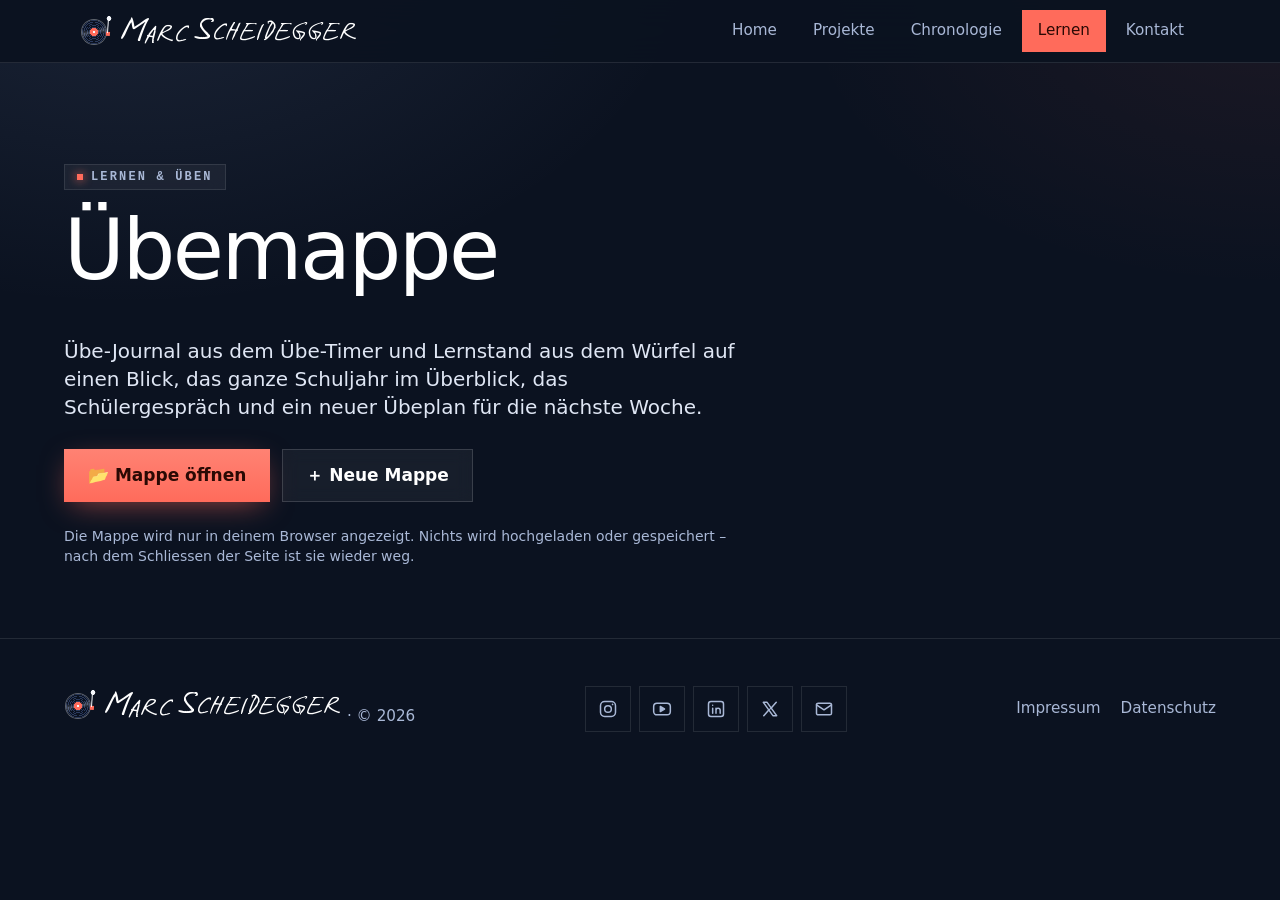
<file: mappe.html>
<!doctype html>
<!-- Diese Datei wird von build.py erzeugt – Änderungen bitte dort machen. -->
<html lang="de-CH">
<head>
    <!-- Unsichtbarer Kopf: Zeichensatz, Handy-Darstellung, Titel, Beschreibung
         für Google (description) und für Link-Vorschauen (og:…), Icon, CSS und JS -->
    <meta charset="utf-8">
    <meta name="viewport" content="width=device-width, initial-scale=1">
    <title>Übemappe – Marc Scheidegger</title>
    <meta name="description" content="Übemappe ansehen: Übe-Journal und Lernstand aus den Übe-Tools von Marc Scheidegger – nur im Browser, ohne Upload.">
    <meta property="og:title" content="Übemappe – Marc Scheidegger">
    <meta property="og:description" content="Übemappe ansehen: Übe-Journal und Lernstand aus den Übe-Tools von Marc Scheidegger – nur im Browser, ohne Upload.">
    <meta property="og:image" content="https://marcscheidegger.ch/img/hero-jvf-earlclub.jpg">
    <meta property="og:type" content="website">
    <meta name="theme-color" content="#0b1220">
    <link rel="icon" href="favicon.svg" type="image/svg+xml">
    <link rel="stylesheet" href="css/site.css?v=30">
    <script src="js/site.js?v=30"></script>
    <script src="js/mappe.js?v=30" defer></script>
    <script src="js/gespraech.js?v=30" defer></script>
    <script src="js/mappe-seite.js?v=30" defer></script>
</head>
<body>
    <!-- Unsichtbarer Sprunglink für Tastatur- und Screenreader-Nutzer -->
    <a class="skip" href="#inhalt">Zum Inhalt</a>

    <!-- ===== KOPFZEILE: Name links, Navigation rechts (bleibt beim Scrollen oben).
         Auf dem Handy wird die Navigation hinter dem Knopf "Menü" versteckt. ===== -->
    <!-- Kopfleiste bündig oben über die ganze Breite, deckendes Nachtblau: Tailwind-Klassen direkt hier (Aussehen der Menüpunkte: .nav in src/site.tailwind.css) -->
    <header class="site-header fixed inset-x-0 top-0 z-50 border-b border-white/10 bg-night-950/95 backdrop-blur-xl">
        <div class="relative mx-auto flex max-w-6xl items-center justify-between gap-4 px-4 py-2.5">
            <a class="logo" href="index.html" aria-label="Marc Scheidegger – Startseite"><b class="logo-zeichen" aria-hidden="true"></b><span class="logo-wort">Marc</span> <span class="logo-wort">Scheidegger</span></a>
            <button class="nav-toggle" aria-expanded="false" aria-controls="nav" aria-label="Menü"><span aria-hidden="true"></span></button>
            <nav class="nav" id="nav" aria-label="Hauptnavigation">
                <ul>
                <li><a href="index.html">Home</a></li>
                <li><a href="projekte.html">Projekte</a></li>
                <li><a href="chronologie.html">Chronologie</a></li>
                <li><a href="lernen.html" aria-current="page">Lernen</a></li>
                <li><a href="kontakt.html">Kontakt</a></li>
                </ul>
            </nav>
        </div>
    </header>

    <!-- ===== HAUPTINHALT der Seite ===== -->
    <main id="inhalt">
        <!-- ===== SEITENKOPF ===== -->
        <section class="hero small plain">
            <div class="wrap">
                <span class="kicker">Lernen &amp; Üben</span>
                <h1>Übemappe</h1>
                <p class="lead">Übe-Journal aus dem Übe-Timer und Lernstand aus dem Würfel auf einen Blick, das ganze Schuljahr im Überblick, das Schülergespräch und ein neuer Übeplan für die nächste Woche.</p>
                <div class="btns">
                    <label class="btn" for="mappeDatei">📂 Mappe öffnen</label>
                    <input id="mappeDatei" type="file" accept=".json,application/json" hidden>
                    <button type="button" class="btn ghost" id="mappeNeu">＋ Neue Mappe</button>
                </div>
                <p class="mappe-schutz">Die Mappe wird nur in deinem Browser angezeigt. Nichts wird hochgeladen oder gespeichert – nach dem Schliessen der Seite ist sie wieder weg.</p>
                <p class="mappe-meldung" id="mappeMeldung" role="status"></p>
            </div>
        </section>

        <!-- ===== INHALT DER MAPPE (wird von js/mappe-seite.js gefüllt) ===== -->
        <section class="section mappe-seite" id="mappeInhalt" hidden>
            <div class="wrap">
                <div class="mappe-kopf">
                    <div>
                        <span class="kicker">Mappe</span>
                        <h2 id="mappeTitel">Übemappe</h2>
                        <p id="mappeInfo" class="mappe-info"></p>
                        <label class="mappe-name">Name <span>(freiwillig)</span>
                            <input id="mappeName" type="text" maxlength="40" placeholder="z. B. Vorname" autocomplete="off">
                        </label>
                    </div>
                    <div class="btns mappe-aktionen">
                        <button type="button" class="btn ghost" id="alleAuf">Alle aufklappen</button>
                        <button type="button" class="btn ghost" id="mappeText">⬇ Als Text</button>
                        <button type="button" class="btn ghost" id="mappeDrucken">Drucken / PDF</button>
                        <button type="button" class="btn ghost" id="mappeSchliessen">Schliessen</button>
                    </div>
                </div>

                <!-- Abschnitte als Aufklapp-Menüs (details/summary); beim Drucken klappt mappe-seite.js alle auf -->
                <details class="mappe-block" id="blockJahr" open>
                    <summary><h3>Schuljahr im Überblick</h3></summary>
                    <div id="jahrInhalt"></div>
                </details>

                <details class="mappe-block" id="blockTimer" hidden>
                    <summary><h3>Übe-Timer: Journal</h3></summary>
                    <div class="mappe-zahlen" id="timerZahlen"></div>
                    <div class="mappe-wochen" id="timerWochen" aria-label="Übezeit pro Woche"></div>
                    <details class="mappe-unter" id="timerSessionsBox">
                        <summary id="timerSessionsTitel">Alle Übesessions</summary>
                        <div id="timerSessions"></div>
                    </details>
                </details>

                <details class="mappe-block" id="blockWuerfel" hidden>
                    <summary><h3>Würfel: Akkorde der 1. Lage</h3></summary>
                    <div class="mappe-zahlen" id="wuerfelZahlen"></div>
                    <div class="mappe-akkorde" id="wuerfelAkkorde"></div>
                    <details class="mappe-unter">
                        <summary>Letzte Antworten</summary>
                        <ol class="mappe-verlauf" id="wuerfelVerlauf"></ol>
                    </details>
                </details>

                <details class="mappe-block gespraech" id="blockGespraech">
                    <summary><h3>Schülergespräch</h3></summary>
                    <p class="mappe-hinweis">Pro Kriterium 1–5 Sterne: wie gut es geht und wie wichtig es ist (Schüler/in) sowie deine Einschätzung. Keine Noten – das Spinnennetz zeigt Stand und Schwerpunkte, die Lücken zeigen mögliche Ziele.</p>
                    <div id="gespraechInhalt"></div>
                </details>

                <details class="mappe-block mappe-plan" id="blockPlan">
                    <summary><h3>Übeplan für die nächste Woche</h3></summary>
                    <p class="mappe-hinweis">Der Plan kommt in die Mappe. Öffnet die Schülerin oder der Schüler die Mappe im Übe-Timer, ist er dort als Übeprogramm bereit.</p>
                    <ol class="plan-zeilen" id="planZeilen"></ol>
                    <div class="btns">
                        <button type="button" class="btn ghost" id="planNeu">＋ Übung</button>
                        <button type="button" class="btn" id="planUebernehmen">In die Mappe übernehmen</button>
                    </div>
                    <p class="mappe-meldung" id="planMeldung" role="status"></p>
                </details>

                <div class="mappe-block mappe-weiter">
                    <h3>Mappe zurückgeben</h3>
                    <p class="mappe-hinweis">Nach Änderungen am Übeplan die Mappe teilen (iPad: WhatsApp, Mail, AirDrop) oder speichern.</p>
                    <button type="button" class="btn" id="mappeWeitergeben">↗ Mappe teilen</button>
                </div>
            </div>
        </section>
    </main>

    <!-- ===== FUSSZEILE: Copyright, Social-Media-Icons, Impressum/Datenschutz.
         Die Jahreszahl wird von site.js automatisch aktualisiert. ===== -->
    <footer class="site-footer border-t border-white/10 py-12 text-[.95rem] text-night-300">
        <div class="wrap flex flex-wrap items-center justify-between gap-x-8 gap-y-5">
            <p class="m-0"><span class="logo"><b class="logo-zeichen" aria-hidden="true"></b><span class="logo-wort">Marc</span> <span class="logo-wort">Scheidegger</span></span> · © <span data-year>2026</span></p>
            <ul class="social m-0 flex list-none flex-wrap gap-2.5 p-0" aria-label="Social Media">
                <li><a href="https://www.instagram.com/marscx/" aria-label="Instagram" title="Instagram"><svg viewBox="0 0 24 24" fill="none" stroke="currentColor" stroke-width="1.8" stroke-linecap="round" stroke-linejoin="round" aria-hidden="true"><rect x="3" y="3" width="18" height="18" rx="5"/><circle cx="12" cy="12" r="4"/><circle cx="17.5" cy="6.5" r="1" fill="currentColor" stroke="none"/></svg></a></li>
                <li><a href="https://www.youtube.com/watch?v=AC6F9rHJwL4" aria-label="YouTube" title="YouTube"><svg viewBox="0 0 24 24" fill="none" stroke="currentColor" stroke-width="1.8" stroke-linecap="round" stroke-linejoin="round" aria-hidden="true"><rect x="2" y="5" width="20" height="14" rx="4"/><path d="m10 9 5 3-5 3z" fill="currentColor"/></svg></a></li>
                <li><a href="https://www.linkedin.com/in/marc-scheidegger-470537ab/" aria-label="LinkedIn" title="LinkedIn"><svg viewBox="0 0 24 24" fill="none" stroke="currentColor" stroke-width="1.8" stroke-linecap="round" stroke-linejoin="round" aria-hidden="true"><rect x="3" y="3" width="18" height="18" rx="3"/><path d="M8 11v6M8 7.5v.01M12 17v-6M12 13.5a2.5 2.5 0 0 1 5 0V17"/></svg></a></li>
                <li><a href="https://twitter.com/marscx" aria-label="X" title="X"><svg viewBox="0 0 24 24" fill="none" stroke="currentColor" stroke-width="1.8" stroke-linecap="round" stroke-linejoin="round" aria-hidden="true"><path d="M4 4h4.5L20 20h-4.5z"/><path d="M19.5 4l-6.6 7.5M11.1 12.5 4.5 20"/></svg></a></li>
                <li><a href="mailto:marcscheidegger@mac.com" aria-label="E-Mail" title="E-Mail"><svg viewBox="0 0 24 24" fill="none" stroke="currentColor" stroke-width="1.8" stroke-linecap="round" stroke-linejoin="round" aria-hidden="true"><rect x="3" y="5" width="18" height="14" rx="2"/><path d="m3 7 9 6 9-6"/></svg></a></li>
            </ul>
            <ul class="m-0 flex list-none flex-wrap gap-x-5 p-0">
                <li><a class="text-night-300 no-underline hover:text-white" href="impressum.html">Impressum</a></li>
                <li><a class="text-night-300 no-underline hover:text-white" href="datenschutz.html">Datenschutz</a></li>
            </ul>
        </div>
    </footer>
</body>
</html>
</file>
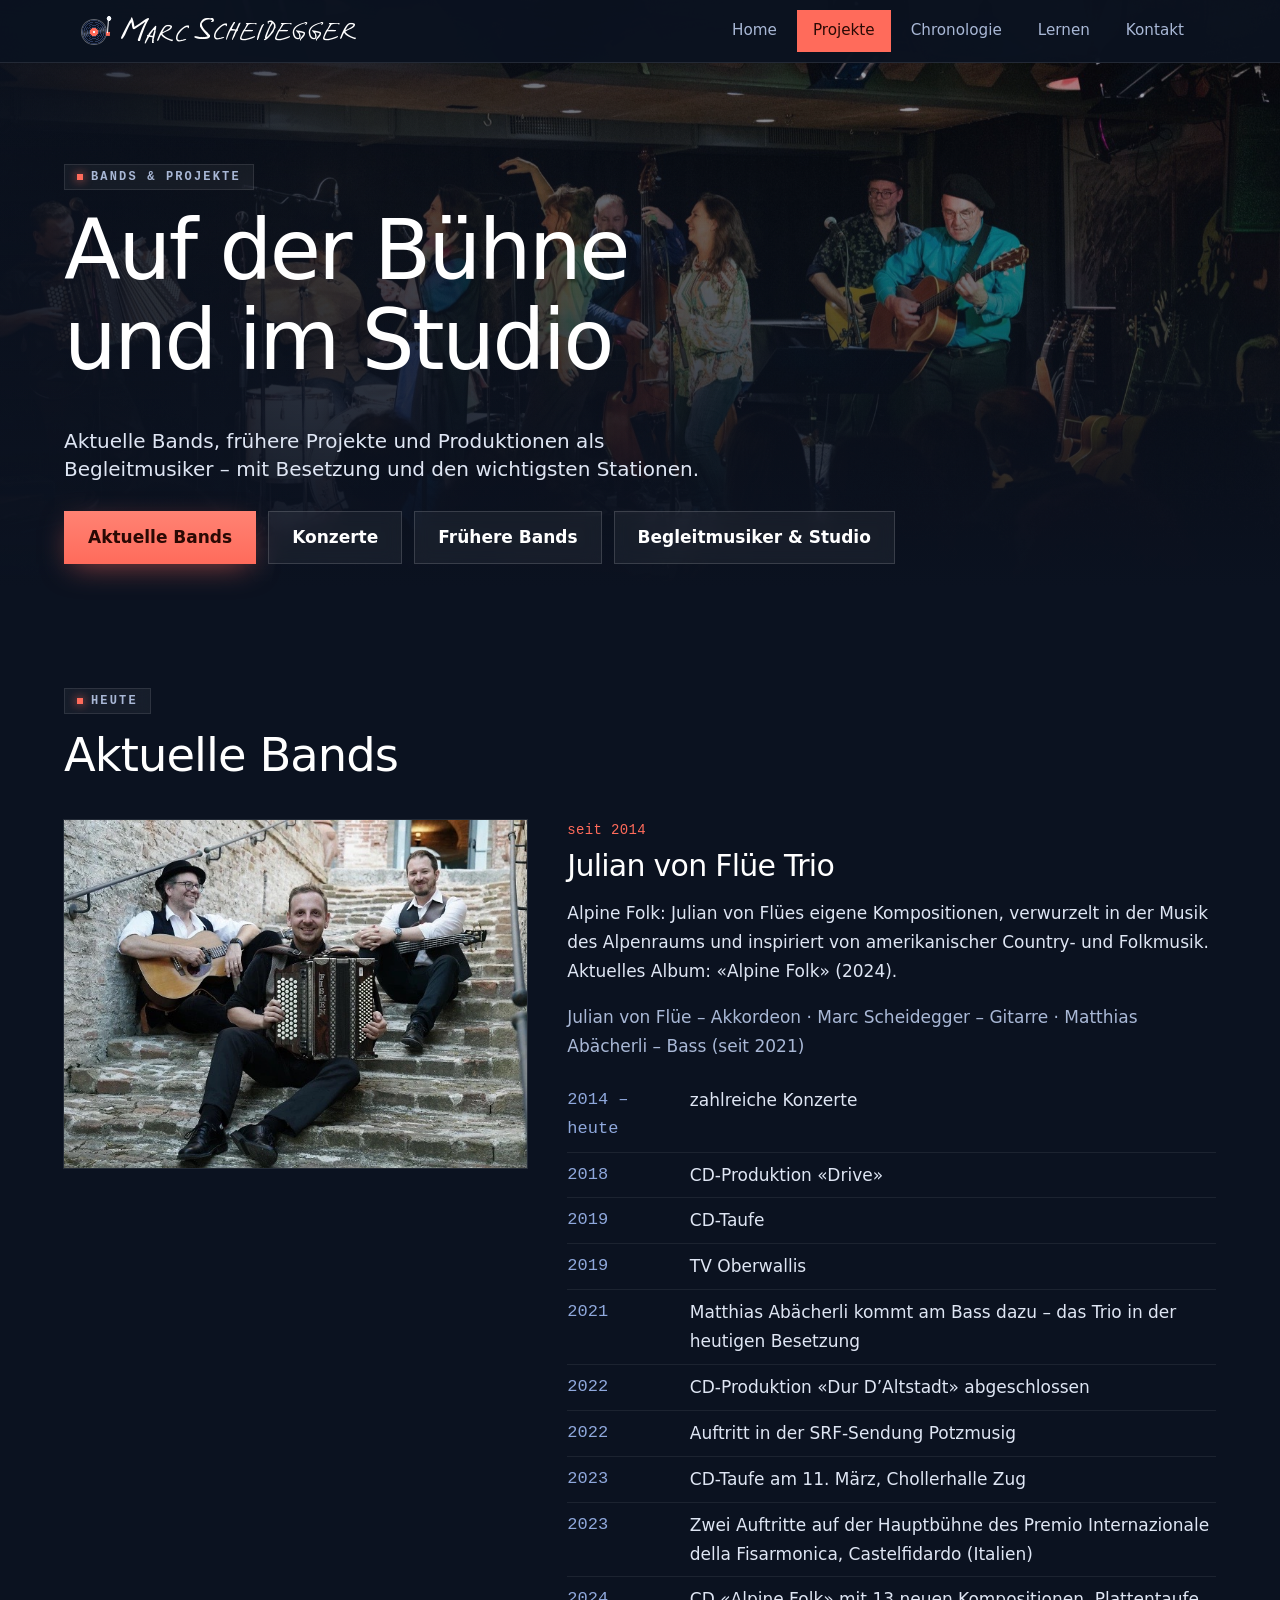
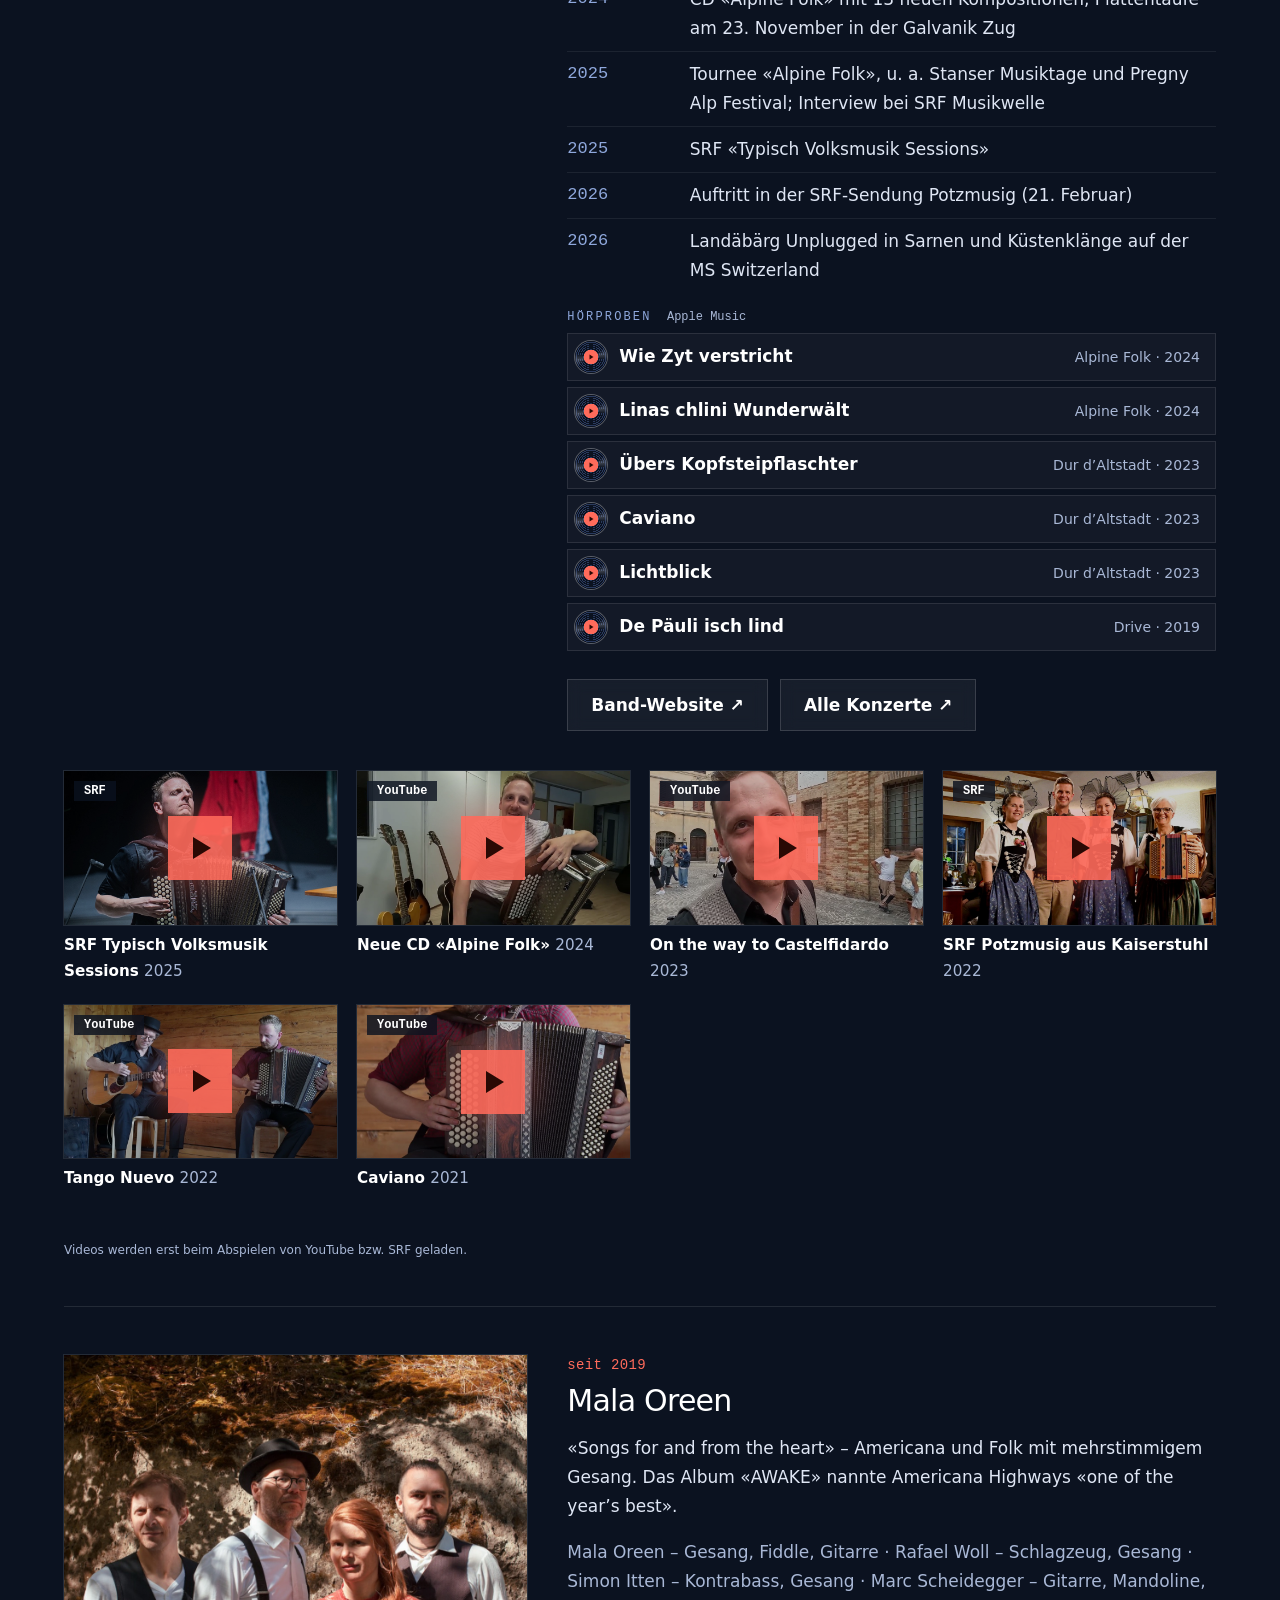
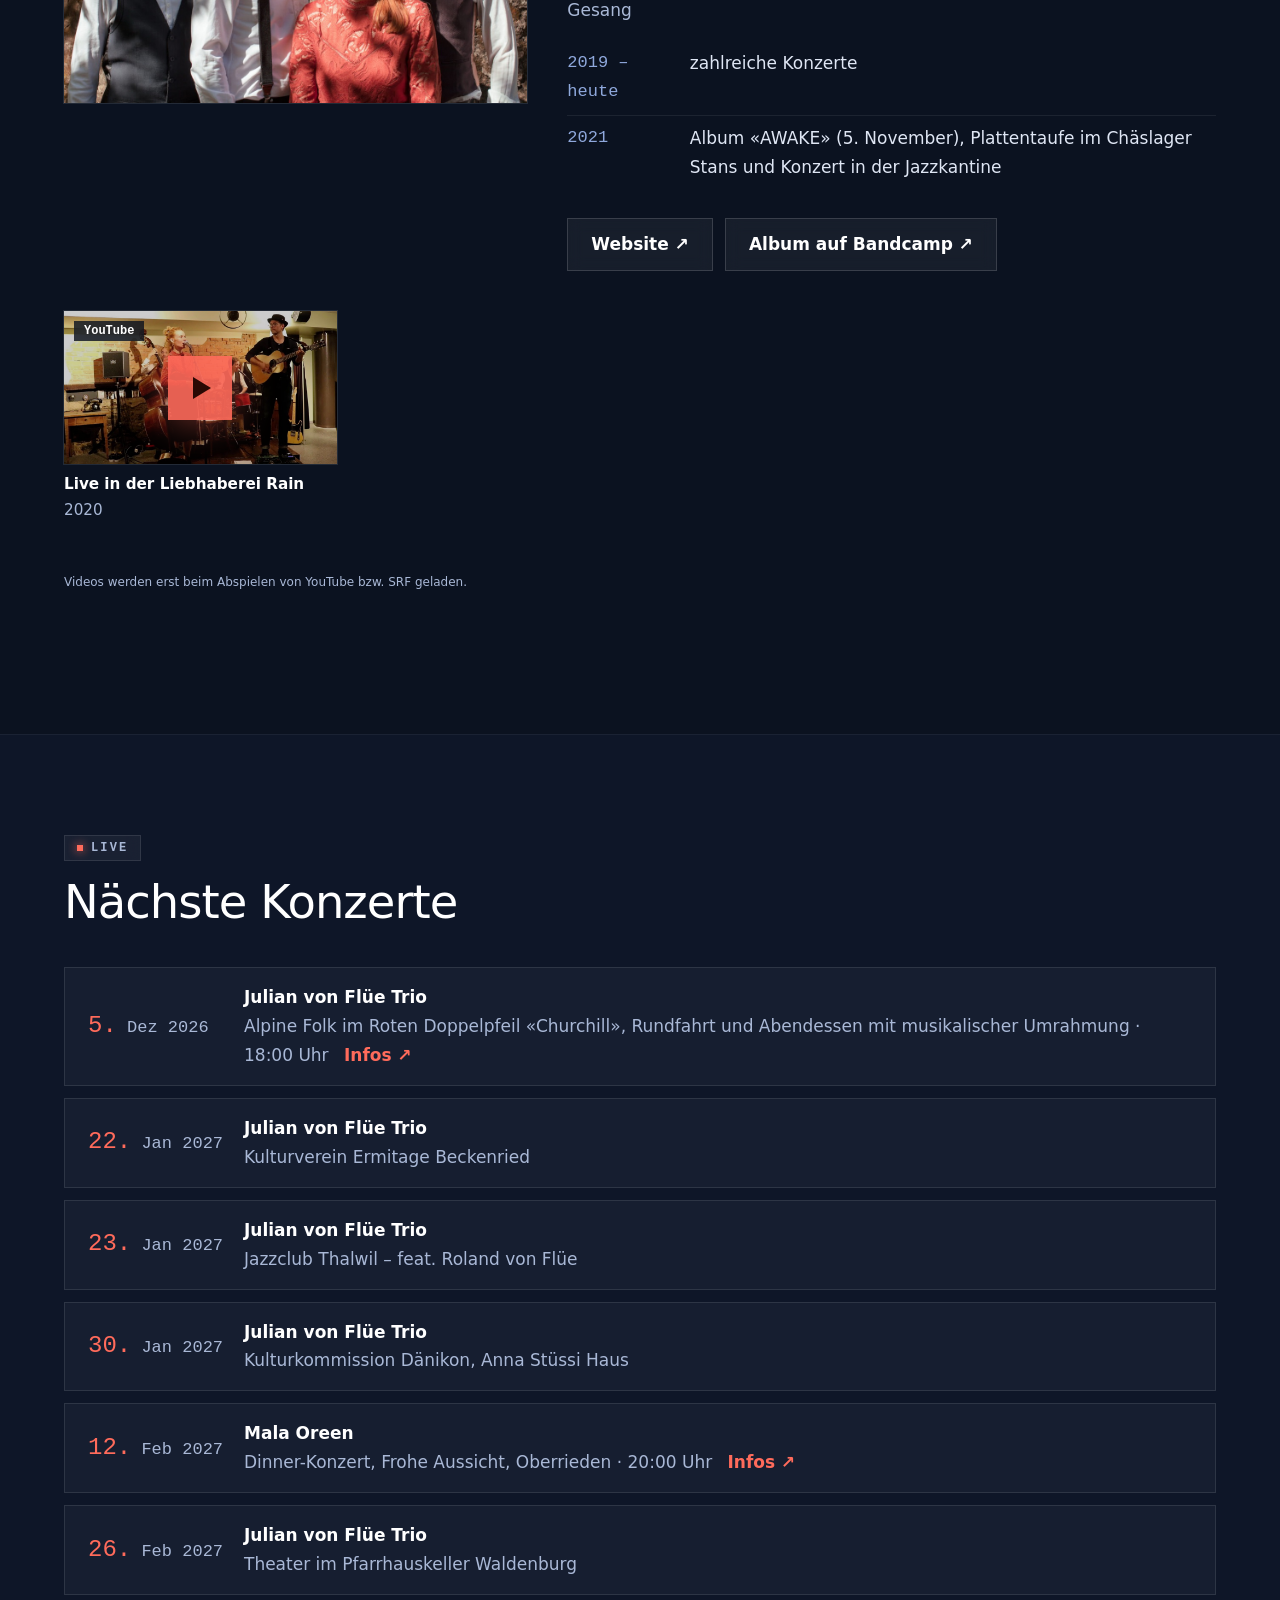
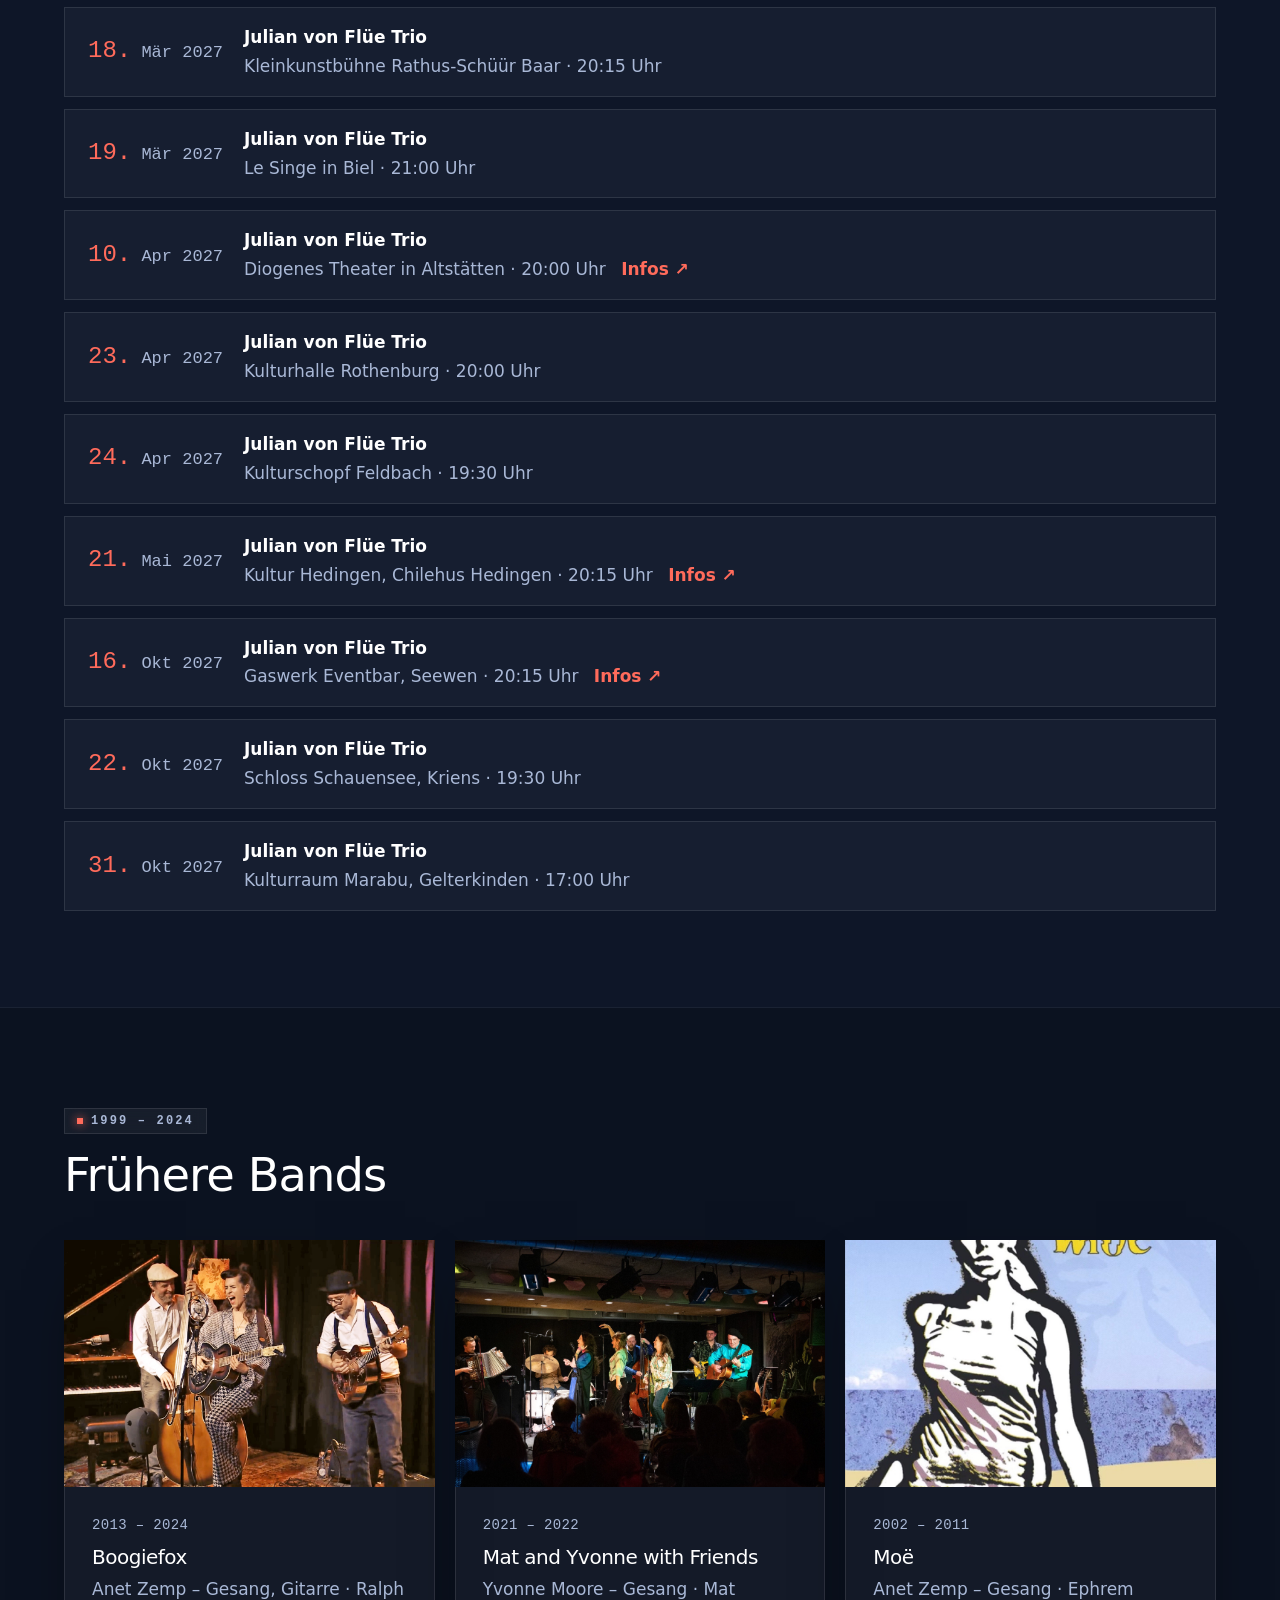
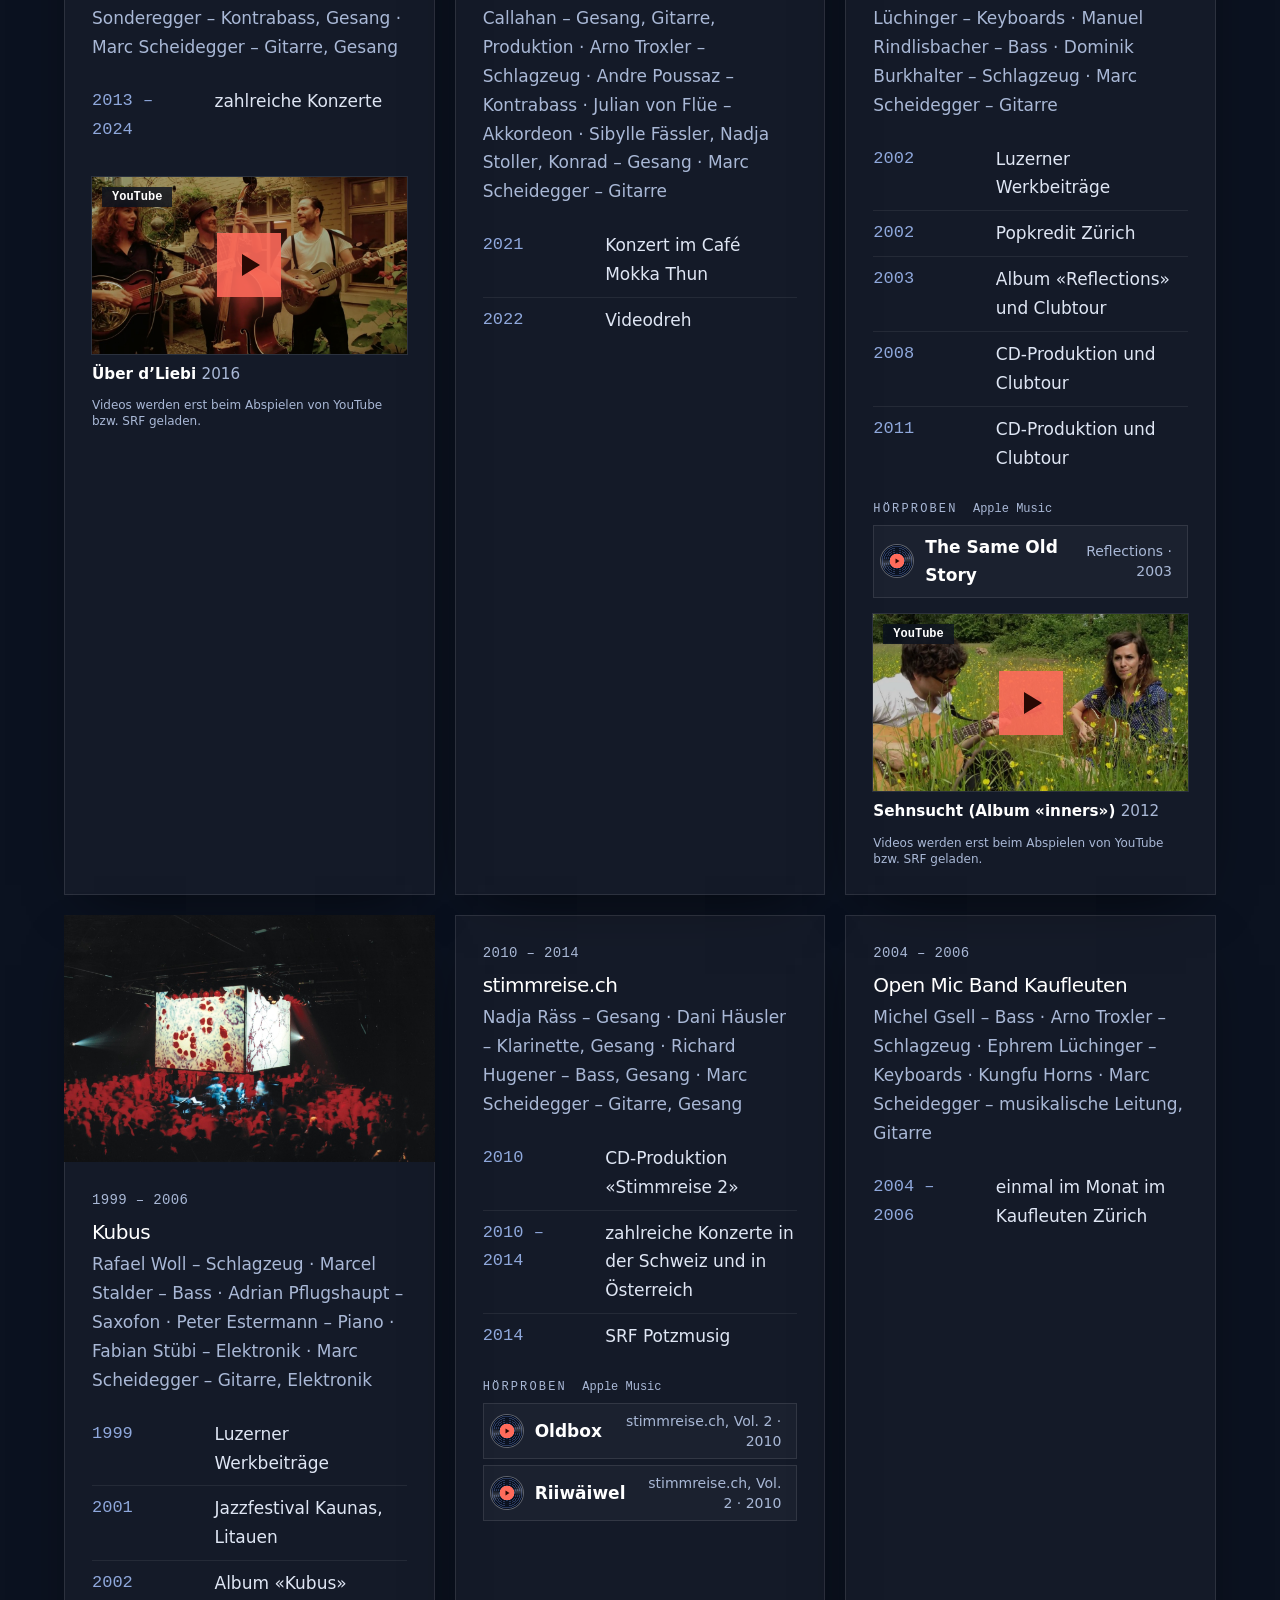
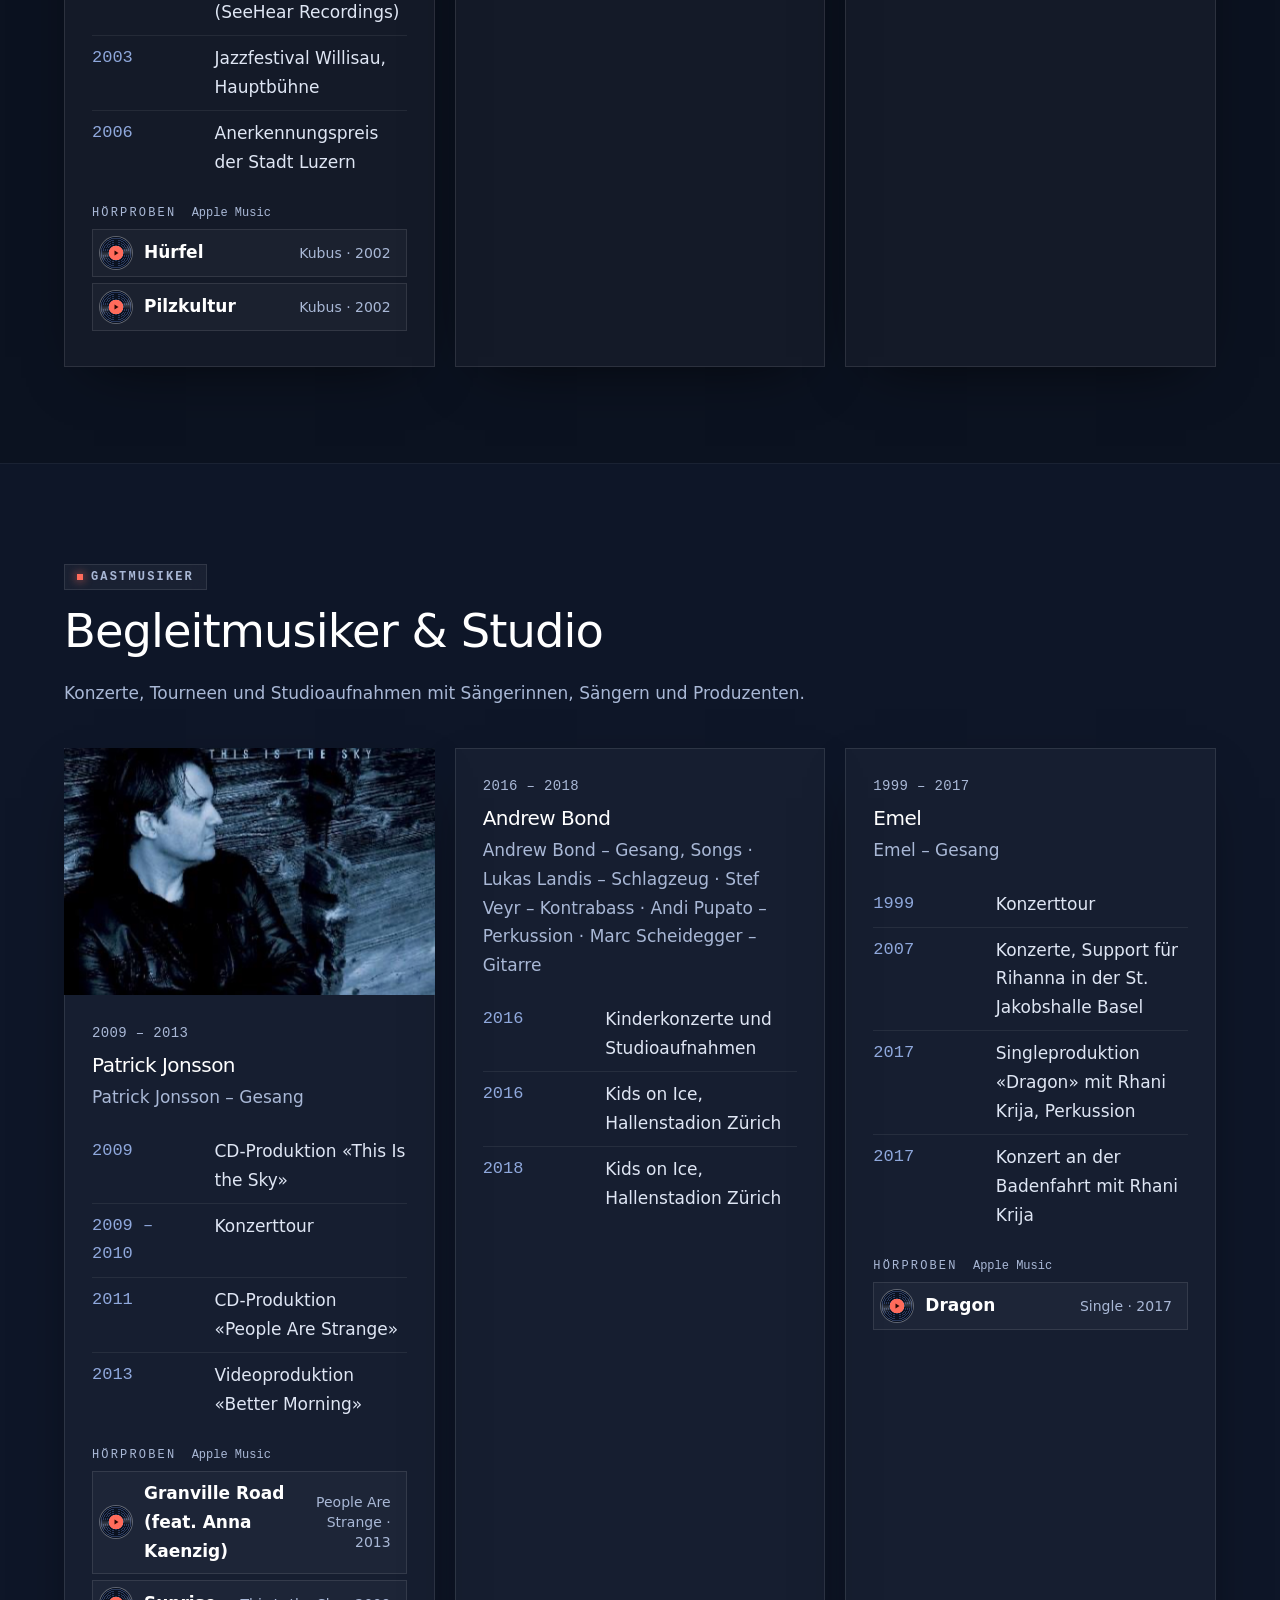
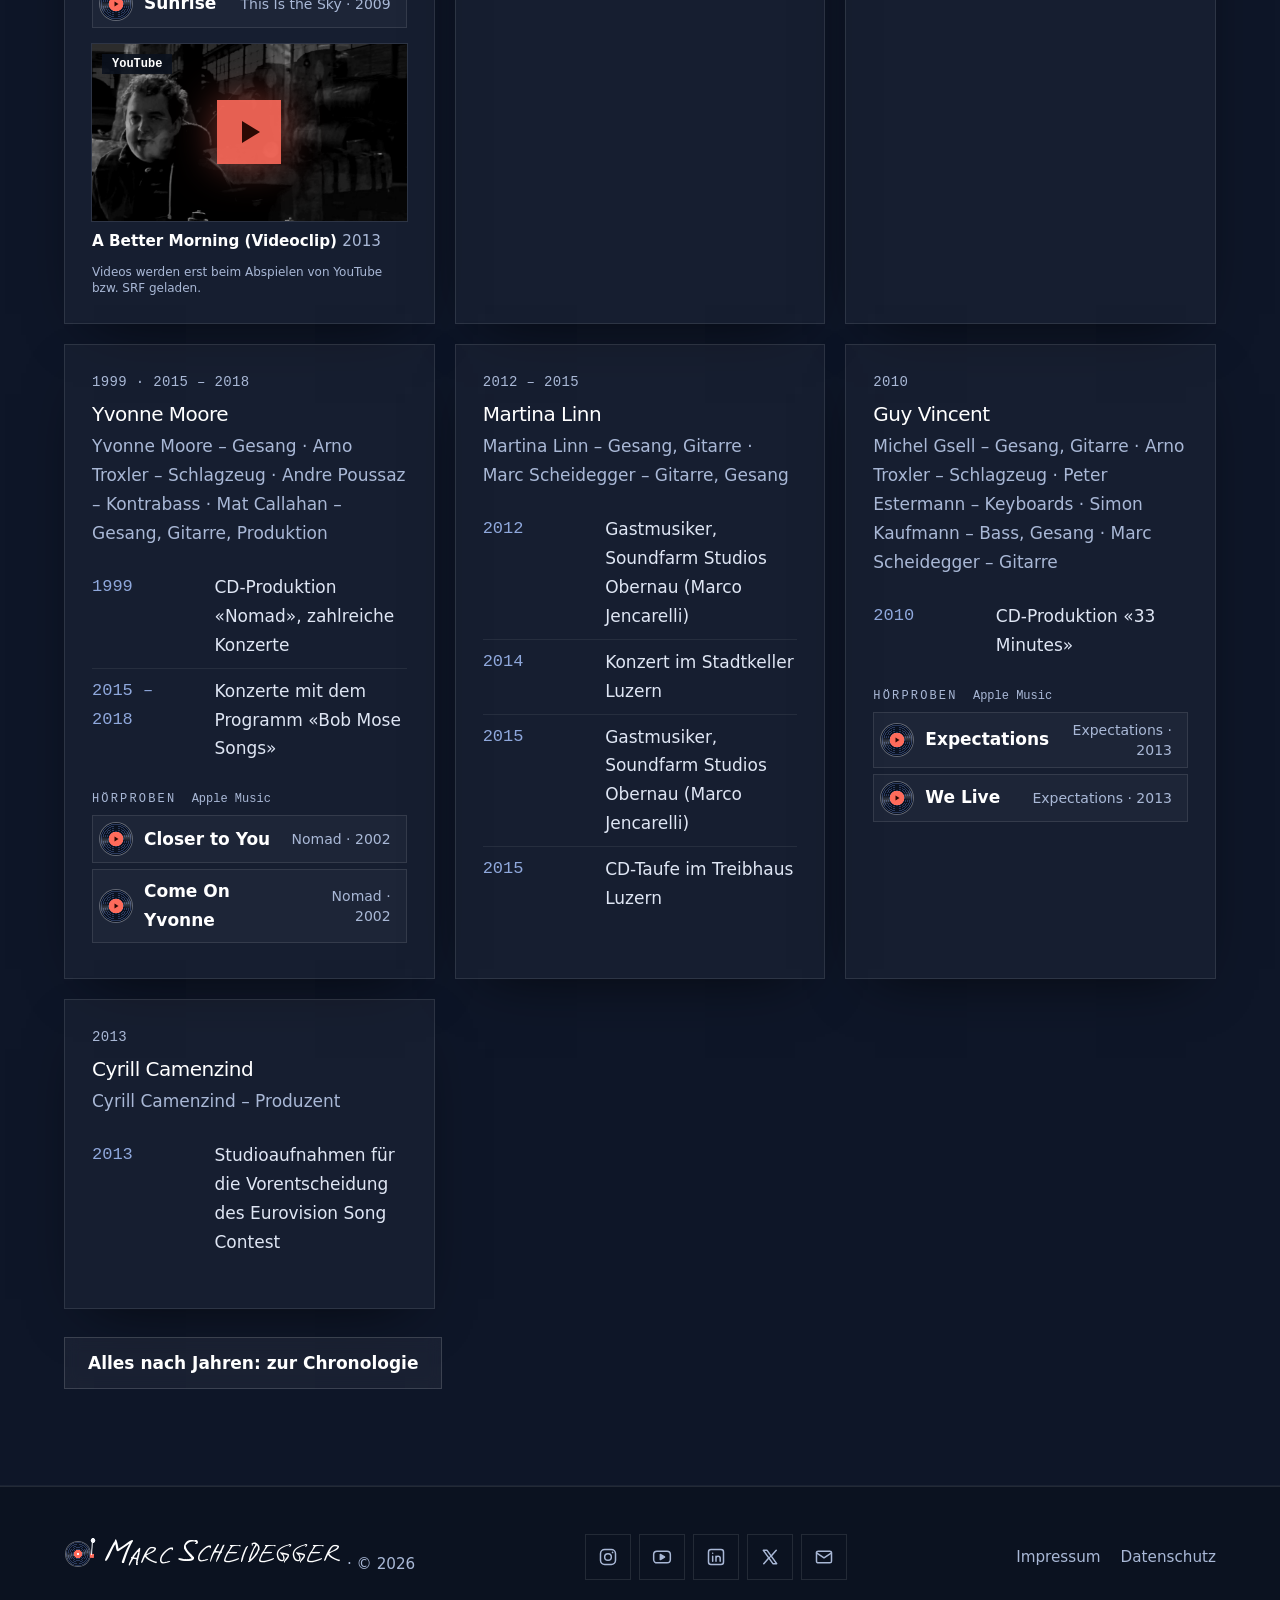
<file: projekte.html>
<!doctype html>
<!-- Diese Datei wird von build.py erzeugt – Änderungen bitte dort machen. -->
<html lang="de-CH">
<head>
    <!-- Unsichtbarer Kopf: Zeichensatz, Handy-Darstellung, Titel, Beschreibung
         für Google (description) und für Link-Vorschauen (og:…), Icon, CSS und JS -->
    <meta charset="utf-8">
    <meta name="viewport" content="width=device-width, initial-scale=1">
    <title>Projekte – Marc Scheidegger</title>
    <meta name="description" content="Bands und Projekte von Marc Scheidegger: Julian von Flüe Trio, Mala Oreen, Boogiefox sowie frühere Bands und Produktionen als Begleitmusiker.">
    <meta property="og:title" content="Projekte – Marc Scheidegger">
    <meta property="og:description" content="Bands und Projekte von Marc Scheidegger: Julian von Flüe Trio, Mala Oreen, Boogiefox sowie frühere Bands und Produktionen als Begleitmusiker.">
    <meta property="og:image" content="https://marcscheidegger.ch/img/hero-jvf-earlclub.jpg">
    <meta property="og:type" content="website">
    <meta name="theme-color" content="#0b1220">
    <link rel="icon" href="favicon.svg" type="image/svg+xml">
    <link rel="stylesheet" href="css/site.css?v=30">
    <script src="js/site.js?v=30"></script>
</head>
<body>
    <!-- Unsichtbarer Sprunglink für Tastatur- und Screenreader-Nutzer -->
    <a class="skip" href="#inhalt">Zum Inhalt</a>

    <!-- ===== KOPFZEILE: Name links, Navigation rechts (bleibt beim Scrollen oben).
         Auf dem Handy wird die Navigation hinter dem Knopf "Menü" versteckt. ===== -->
    <!-- Kopfleiste bündig oben über die ganze Breite, deckendes Nachtblau: Tailwind-Klassen direkt hier (Aussehen der Menüpunkte: .nav in src/site.tailwind.css) -->
    <header class="site-header fixed inset-x-0 top-0 z-50 border-b border-white/10 bg-night-950/95 backdrop-blur-xl">
        <div class="relative mx-auto flex max-w-6xl items-center justify-between gap-4 px-4 py-2.5">
            <a class="logo" href="index.html" aria-label="Marc Scheidegger – Startseite"><b class="logo-zeichen" aria-hidden="true"></b><span class="logo-wort">Marc</span> <span class="logo-wort">Scheidegger</span></a>
            <button class="nav-toggle" aria-expanded="false" aria-controls="nav" aria-label="Menü"><span aria-hidden="true"></span></button>
            <nav class="nav" id="nav" aria-label="Hauptnavigation">
                <ul>
                <li><a href="index.html">Home</a></li>
                <li><a href="projekte.html" aria-current="page">Projekte</a></li>
                <li><a href="chronologie.html">Chronologie</a></li>
                <li><a href="lernen.html">Lernen</a></li>
                <li><a href="kontakt.html">Kontakt</a></li>
                </ul>
            </nav>
        </div>
    </header>

    <!-- ===== HAUPTINHALT der Seite ===== -->
    <main id="inhalt">
        <!-- ===== SEITENKOPF mit Bandfoto und Sprung-Buttons zu den Abschnitten ===== -->
        <section class="hero small">
            <img src="img/mat-and-yvonne.jpg" alt="" width="2000" height="1330">
            <div class="wrap">
                <span class="kicker">Bands &amp; Projekte</span>
                <h1>Auf der Bühne<br>und im Studio</h1>
                <p class="lead">Aktuelle Bands, frühere Projekte und Produktionen als Begleitmusiker – mit Besetzung und den wichtigsten Stationen.</p>
                <div class="btns">
                    <a class="btn" href="#aktuell">Aktuelle Bands</a>
                    <a class="btn ghost" href="#konzerte">Konzerte</a>
                    <a class="btn ghost" href="#frueher">Frühere Bands</a>
                    <a class="btn ghost" href="#begleit">Begleitmusiker &amp; Studio</a>
                </div>
            </div>
        </section>

        <!-- ===== AKTUELLE BANDS: grosse Darstellung (Liste P, gruppe "aktuell") ===== -->
        <section class="section" id="aktuell">
            <div class="wrap">
                <div class="section-head">
                    <span class="kicker">Heute</span>
                    <h2>Aktuelle Bands</h2>
                </div>
                <article class="project" id="julian-von-fluee">
                    <img src="img/julian-von-fluee-trio-treppe.jpg" alt="Julian von Flüe Trio live" loading="lazy" width="1200" height="900">
                    <div>
                        <p class="years">seit 2014</p>
                        <h3>Julian von Flüe Trio</h3>
                        <p>Alpine Folk: Julian von Flües eigene Kompositionen, verwurzelt in der Musik des Alpenraums und inspiriert von amerikanischer Country- und Folkmusik. Aktuelles Album: «Alpine Folk» (2024).</p>
                        <p class="lineup">Julian von Flüe – Akkordeon · Marc Scheidegger – Gitarre · Matthias Abächerli – Bass (seit 2021)</p>
                        <ul class="facts">
                            <li><b>2014 – heute</b><span>zahlreiche Konzerte</span></li>
                            <li><b>2018</b><span>CD-Produktion «Drive»</span></li>
                            <li><b>2019</b><span>CD-Taufe</span></li>
                            <li><b>2019</b><span>TV Oberwallis</span></li>
                            <li><b>2021</b><span>Matthias Abächerli kommt am Bass dazu – das Trio in der heutigen Besetzung</span></li>
                            <li><b>2022</b><span>CD-Produktion «Dur D’Altstadt» abgeschlossen</span></li>
                            <li><b>2022</b><span>Auftritt in der SRF-Sendung Potzmusig</span></li>
                            <li><b>2023</b><span>CD-Taufe am 11. März, Chollerhalle Zug</span></li>
                            <li><b>2023</b><span>Zwei Auftritte auf der Hauptbühne des Premio Internazionale della Fisarmonica, Castelfidardo (Italien)</span></li>
                            <li><b>2024</b><span>CD «Alpine Folk» mit 13 neuen Kompositionen, Plattentaufe am 23. November in der Galvanik Zug</span></li>
                            <li><b>2025</b><span>Tournee «Alpine Folk», u. a. Stanser Musiktage und Pregny Alp Festival; Interview bei SRF Musikwelle</span></li>
                            <li><b>2025</b><span>SRF «Typisch Volksmusik Sessions»</span></li>
                            <li><b>2026</b><span>Auftritt in der SRF-Sendung Potzmusig (21. Februar)</span></li>
                            <li><b>2026</b><span>Landäbärg Unplugged in Sarnen und Küstenklänge auf der MS Switzerland</span></li>
                        </ul>
                        <div class="tracks">
                            <p class="tracks-head">Hörproben <span>Apple Music</span></p>
                            <ul>
                            <li><a class="track" href="https://music.apple.com/ch/album/1779697391?i=1779698068" data-embed="https://embed.music.apple.com/ch/album/1779697391?i=1779698068" data-title="Wie Zyt verstricht"><b>Wie Zyt verstricht</b> <span>Alpine Folk · 2024</span></a></li>
                            <li><a class="track" href="https://music.apple.com/ch/album/1779697391?i=1779698061" data-embed="https://embed.music.apple.com/ch/album/1779697391?i=1779698061" data-title="Linas chlini Wunderwält"><b>Linas chlini Wunderwält</b> <span>Alpine Folk · 2024</span></a></li>
                            <li><a class="track" href="https://music.apple.com/ch/album/1690417968?i=1690418999" data-embed="https://embed.music.apple.com/ch/album/1690417968?i=1690418999" data-title="Übers Kopfsteipflaschter"><b>Übers Kopfsteipflaschter</b> <span>Dur d’Altstadt · 2023</span></a></li>
                            <li><a class="track" href="https://music.apple.com/ch/album/1690417968?i=1690418722" data-embed="https://embed.music.apple.com/ch/album/1690417968?i=1690418722" data-title="Caviano"><b>Caviano</b> <span>Dur d’Altstadt · 2023</span></a></li>
                            <li><a class="track" href="https://music.apple.com/ch/album/1690417968?i=1690418158" data-embed="https://embed.music.apple.com/ch/album/1690417968?i=1690418158" data-title="Lichtblick"><b>Lichtblick</b> <span>Dur d’Altstadt · 2023</span></a></li>
                            <li><a class="track" href="https://music.apple.com/ch/album/1690406111?i=1690406329" data-embed="https://embed.music.apple.com/ch/album/1690406111?i=1690406329" data-title="De Päuli isch lind"><b>De Päuli isch lind</b> <span>Drive · 2019</span></a></li>
                            </ul>
                        </div>
                        <div class="btns"><a class="btn ghost" href="https://julianvonfluee.ch/">Band-Website ↗</a><a class="btn ghost" href="https://julianvonfluee.ch/live/">Alle Konzerte ↗</a></div>
                    </div>
                        <div class="clips">
                            <figure class="clip">
                                <a class="clip-play" href="https://www.srf.ch/play/tv/redirect/detail/017d68a1-7ecb-4124-a484-b73eafa8a137" data-embed="https://www.srf.ch/play/embed?urn=urn:srf:video:017d68a1-7ecb-4124-a484-b73eafa8a137&subdivisions=false" data-title="SRF Typisch Volksmusik Sessions">
                                    <img src="img/clips/srf-017d68a1.jpg" alt="" loading="lazy" width="960" height="540">
                                    <span class="clip-src">SRF</span>
                                    <span class="clip-icon" aria-hidden="true"></span>
                                    <span class="sr">Video abspielen: </span>
                                </a>
                                <figcaption>SRF Typisch Volksmusik Sessions <span>2025</span></figcaption>
                            </figure>
                            <figure class="clip">
                                <a class="clip-play" href="https://www.youtube.com/watch?v=jCNFVanFAxY" data-embed="https://www.youtube-nocookie.com/embed/jCNFVanFAxY?autoplay=1&rel=0" data-title="Neue CD «Alpine Folk»">
                                    <img src="img/clips/yt-jCNFVanFAxY.jpg" alt="" loading="lazy" width="960" height="540">
                                    <span class="clip-src">YouTube</span>
                                    <span class="clip-icon" aria-hidden="true"></span>
                                    <span class="sr">Video abspielen: </span>
                                </a>
                                <figcaption>Neue CD «Alpine Folk» <span>2024</span></figcaption>
                            </figure>
                            <figure class="clip">
                                <a class="clip-play" href="https://www.youtube.com/watch?v=AC6F9rHJwL4" data-embed="https://www.youtube-nocookie.com/embed/AC6F9rHJwL4?autoplay=1&rel=0" data-title="On the way to Castelfidardo">
                                    <img src="img/clips/yt-AC6F9rHJwL4.jpg" alt="" loading="lazy" width="960" height="540">
                                    <span class="clip-src">YouTube</span>
                                    <span class="clip-icon" aria-hidden="true"></span>
                                    <span class="sr">Video abspielen: </span>
                                </a>
                                <figcaption>On the way to Castelfidardo <span>2023</span></figcaption>
                            </figure>
                            <figure class="clip">
                                <a class="clip-play" href="https://www.srf.ch/play/tv/redirect/detail/c9a96bc2-3897-4d29-911a-1cc2ea4119a6" data-embed="https://www.srf.ch/play/embed?urn=urn:srf:video:c9a96bc2-3897-4d29-911a-1cc2ea4119a6&subdivisions=false" data-title="SRF Potzmusig aus Kaiserstuhl">
                                    <img src="img/clips/srf-c9a96bc2.jpg" alt="" loading="lazy" width="960" height="540">
                                    <span class="clip-src">SRF</span>
                                    <span class="clip-icon" aria-hidden="true"></span>
                                    <span class="sr">Video abspielen: </span>
                                </a>
                                <figcaption>SRF Potzmusig aus Kaiserstuhl <span>2022</span></figcaption>
                            </figure>
                            <figure class="clip">
                                <a class="clip-play" href="https://www.youtube.com/watch?v=HnTExtVyzM0" data-embed="https://www.youtube-nocookie.com/embed/HnTExtVyzM0?autoplay=1&rel=0" data-title="Tango Nuevo">
                                    <img src="img/clips/yt-HnTExtVyzM0.jpg" alt="" loading="lazy" width="960" height="540">
                                    <span class="clip-src">YouTube</span>
                                    <span class="clip-icon" aria-hidden="true"></span>
                                    <span class="sr">Video abspielen: </span>
                                </a>
                                <figcaption>Tango Nuevo <span>2022</span></figcaption>
                            </figure>
                            <figure class="clip">
                                <a class="clip-play" href="https://www.youtube.com/watch?v=No2nQ4fnL_8" data-embed="https://www.youtube-nocookie.com/embed/No2nQ4fnL_8?autoplay=1&rel=0" data-title="Caviano">
                                    <img src="img/clips/yt-No2nQ4fnL_8.jpg" alt="" loading="lazy" width="960" height="540">
                                    <span class="clip-src">YouTube</span>
                                    <span class="clip-icon" aria-hidden="true"></span>
                                    <span class="sr">Video abspielen: </span>
                                </a>
                                <figcaption>Caviano <span>2021</span></figcaption>
                            </figure>
                        </div>
                        <p class="clip-note">Videos werden erst beim Abspielen von YouTube bzw. SRF geladen.</p>
                </article>
                <article class="project" id="mala-oreen">
                    <img src="img/mala-oreen.jpg" alt="Mala Oreen live" loading="lazy" width="1200" height="900">
                    <div>
                        <p class="years">seit 2019</p>
                        <h3>Mala Oreen</h3>
                        <p>«Songs for and from the heart» – Americana und Folk mit mehrstimmigem Gesang. Das Album «AWAKE» nannte Americana Highways «one of the year’s best».</p>
                        <p class="lineup">Mala Oreen – Gesang, Fiddle, Gitarre · Rafael Woll – Schlagzeug, Gesang · Simon Itten – Kontrabass, Gesang · Marc Scheidegger – Gitarre, Mandoline, Gesang</p>
                        <ul class="facts">
                            <li><b>2019 – heute</b><span>zahlreiche Konzerte</span></li>
                            <li><b>2021</b><span>Album «AWAKE» (5. November), Plattentaufe im Chäslager Stans und Konzert in der Jazzkantine</span></li>
                        </ul>
                        <div class="btns"><a class="btn ghost" href="https://www.malaoreen.com/">Website ↗</a><a class="btn ghost" href="https://malaoreen.bandcamp.com/">Album auf Bandcamp ↗</a></div>
                    </div>
                        <div class="clips">
                            <figure class="clip">
                                <a class="clip-play" href="https://www.youtube.com/watch?v=jhvhz8U2mec" data-embed="https://www.youtube-nocookie.com/embed/jhvhz8U2mec?autoplay=1&rel=0" data-title="Live in der Liebhaberei Rain">
                                    <img src="img/clips/yt-jhvhz8U2mec.jpg" alt="" loading="lazy" width="960" height="540">
                                    <span class="clip-src">YouTube</span>
                                    <span class="clip-icon" aria-hidden="true"></span>
                                    <span class="sr">Video abspielen: </span>
                                </a>
                                <figcaption>Live in der Liebhaberei Rain <span>2020</span></figcaption>
                            </figure>
                        </div>
                        <p class="clip-note">Videos werden erst beim Abspielen von YouTube bzw. SRF geladen.</p>
                </article>
            </div>
        </section>

        <!-- ===== KONZERTE: alle kommenden Termine (Liste KONZERTE) ===== -->
        <section class="section alt" id="konzerte">
            <div class="wrap">
                <div class="section-head">
                    <span class="kicker">Live</span>
                    <h2>Nächste Konzerte</h2>
                </div>
                <ul class="gigs">
                    <li data-date="2026-11-21">
                        <time datetime="2026-11-21"><b>21.</b> Nov 2026</time>
                        <div><strong>Julian von Flüe Trio</strong><span>ARTick – Schlössli Mattstetten · 20:00 Uhr</span> <a href="https://eventfrog.ch/de/p/konzerte/folk/julian-von-fluee-trio-alpine-folk-7462512049513359337.html">Infos ↗</a></div>
                    </li>
                    <li data-date="2026-12-05">
                        <time datetime="2026-12-05"><b>5.</b> Dez 2026</time>
                        <div><strong>Julian von Flüe Trio</strong><span>Alpine Folk im Roten Doppelpfeil «Churchill», Rundfahrt und Abendessen mit musikalischer Umrahmung · 18:00 Uhr</span> <a href="https://www.sbb.ch/de/freizeit-ferien/ideen/angebot.html/zuege/folkmusik-churchill">Infos ↗</a></div>
                    </li>
                    <li data-date="2027-01-22">
                        <time datetime="2027-01-22"><b>22.</b> Jan 2027</time>
                        <div><strong>Julian von Flüe Trio</strong><span>Kulturverein Ermitage Beckenried</span></div>
                    </li>
                    <li data-date="2027-01-23">
                        <time datetime="2027-01-23"><b>23.</b> Jan 2027</time>
                        <div><strong>Julian von Flüe Trio</strong><span>Jazzclub Thalwil – feat. Roland von Flüe</span></div>
                    </li>
                    <li data-date="2027-01-30">
                        <time datetime="2027-01-30"><b>30.</b> Jan 2027</time>
                        <div><strong>Julian von Flüe Trio</strong><span>Kulturkommission Dänikon, Anna Stüssi Haus</span></div>
                    </li>
                    <li data-date="2027-02-12">
                        <time datetime="2027-02-12"><b>12.</b> Feb 2027</time>
                        <div><strong>Mala Oreen</strong><span>Dinner-Konzert, Frohe Aussicht, Oberrieden · 20:00 Uhr</span> <a href="https://www.frohe-aussicht-oberrieden.ch">Infos ↗</a></div>
                    </li>
                    <li data-date="2027-02-26">
                        <time datetime="2027-02-26"><b>26.</b> Feb 2027</time>
                        <div><strong>Julian von Flüe Trio</strong><span>Theater im Pfarrhauskeller Waldenburg</span></div>
                    </li>
                    <li data-date="2027-03-18">
                        <time datetime="2027-03-18"><b>18.</b> Mär 2027</time>
                        <div><strong>Julian von Flüe Trio</strong><span>Kleinkunstbühne Rathus-Schüür Baar · 20:15 Uhr</span></div>
                    </li>
                    <li data-date="2027-03-19">
                        <time datetime="2027-03-19"><b>19.</b> Mär 2027</time>
                        <div><strong>Julian von Flüe Trio</strong><span>Le Singe in Biel · 21:00 Uhr</span></div>
                    </li>
                    <li data-date="2027-04-10">
                        <time datetime="2027-04-10"><b>10.</b> Apr 2027</time>
                        <div><strong>Julian von Flüe Trio</strong><span>Diogenes Theater in Altstätten · 20:00 Uhr</span> <a href="https://diogenes-theater.ch/veranstaltung/julian-von-der-fluehe-trio-alpine-folk/">Infos ↗</a></div>
                    </li>
                    <li data-date="2027-04-23">
                        <time datetime="2027-04-23"><b>23.</b> Apr 2027</time>
                        <div><strong>Julian von Flüe Trio</strong><span>Kulturhalle Rothenburg · 20:00 Uhr</span></div>
                    </li>
                    <li data-date="2027-04-24">
                        <time datetime="2027-04-24"><b>24.</b> Apr 2027</time>
                        <div><strong>Julian von Flüe Trio</strong><span>Kulturschopf Feldbach · 19:30 Uhr</span></div>
                    </li>
                    <li data-date="2027-05-21">
                        <time datetime="2027-05-21"><b>21.</b> Mai 2027</time>
                        <div><strong>Julian von Flüe Trio</strong><span>Kultur Hedingen, Chilehus Hedingen · 20:15 Uhr</span> <a href="https://www.kulturhedingen.ch/events/julian-von-fluee-trio-mit-alpine-folk/">Infos ↗</a></div>
                    </li>
                    <li data-date="2027-10-16">
                        <time datetime="2027-10-16"><b>16.</b> Okt 2027</time>
                        <div><strong>Julian von Flüe Trio</strong><span>Gaswerk Eventbar, Seewen · 20:15 Uhr</span> <a href="https://eventfrog.ch/de/p/konzerte/schlager-volksmusik/julian-von-fluee-trio-ch-7488593819547526692.html">Infos ↗</a></div>
                    </li>
                    <li data-date="2027-10-22">
                        <time datetime="2027-10-22"><b>22.</b> Okt 2027</time>
                        <div><strong>Julian von Flüe Trio</strong><span>Schloss Schauensee, Kriens · 19:30 Uhr</span></div>
                    </li>
                    <li data-date="2027-10-31">
                        <time datetime="2027-10-31"><b>31.</b> Okt 2027</time>
                        <div><strong>Julian von Flüe Trio</strong><span>Kulturraum Marabu, Gelterkinden · 17:00 Uhr</span></div>
                    </li>
                </ul>
                <p class="gigs-empty" hidden>Zurzeit sind keine Konzerte eingetragen.</p>
            </div>
        </section>

        <!-- ===== FRÜHERE BANDS: kompakte Karten (gruppe "frueher") ===== -->
        <section class="section" id="frueher">
            <div class="wrap">
                <div class="section-head">
                    <span class="kicker">1999 – 2024</span>
                    <h2>Frühere Bands</h2>
                </div>
                <div class="compact">
                <article class="card" id="boogiefox">
                    <img src="img/boogiefox.jpg" alt="Boogiefox" loading="lazy" width="1200" height="800">
                    <div class="body">
                        <p class="years">2013 – 2024</p>
                        <h3>Boogiefox</h3>
                        <p class="lineup">Anet Zemp – Gesang, Gitarre · Ralph Sonderegger – Kontrabass, Gesang · Marc Scheidegger – Gitarre, Gesang</p>
                        <ul class="facts">
                            <li><b>2013 – 2024</b><span>zahlreiche Konzerte</span></li>
                        </ul>
                        <div class="clips">
                            <figure class="clip">
                                <a class="clip-play" href="https://www.youtube.com/watch?v=Pf2XysrZIS4" data-embed="https://www.youtube-nocookie.com/embed/Pf2XysrZIS4?autoplay=1&rel=0" data-title="Über d’Liebi">
                                    <img src="img/clips/yt-Pf2XysrZIS4.jpg" alt="" loading="lazy" width="960" height="540">
                                    <span class="clip-src">YouTube</span>
                                    <span class="clip-icon" aria-hidden="true"></span>
                                    <span class="sr">Video abspielen: </span>
                                </a>
                                <figcaption>Über d’Liebi <span>2016</span></figcaption>
                            </figure>
                        </div>
                        <p class="clip-note">Videos werden erst beim Abspielen von YouTube bzw. SRF geladen.</p>
                    </div>
                </article>
                <article class="card" id="mat-and-yvonne">
                    <img src="img/mat-and-yvonne.jpg" alt="Mat and Yvonne with Friends" loading="lazy" width="1200" height="800">
                    <div class="body">
                        <p class="years">2021 – 2022</p>
                        <h3>Mat and Yvonne with Friends</h3>
                        <p class="lineup">Yvonne Moore – Gesang · Mat Callahan – Gesang, Gitarre, Produktion · Arno Troxler – Schlagzeug · Andre Poussaz – Kontrabass · Julian von Flüe – Akkordeon · Sibylle Fässler, Nadja Stoller, Konrad – Gesang · Marc Scheidegger – Gitarre</p>
                        <ul class="facts">
                            <li><b>2021</b><span>Konzert im Café Mokka Thun</span></li>
                            <li><b>2022</b><span>Videodreh</span></li>
                        </ul>
                    </div>
                </article>
                <article class="card" id="moe">
                    <img src="img/moe.jpg" alt="Moë" loading="lazy" width="1200" height="800">
                    <div class="body">
                        <p class="years">2002 – 2011</p>
                        <h3>Moë</h3>
                        <p class="lineup">Anet Zemp – Gesang · Ephrem Lüchinger – Keyboards · Manuel Rindlisbacher – Bass · Dominik Burkhalter – Schlagzeug · Marc Scheidegger – Gitarre</p>
                        <ul class="facts">
                            <li><b>2002</b><span>Luzerner Werkbeiträge</span></li>
                            <li><b>2002</b><span>Popkredit Zürich</span></li>
                            <li><b>2003</b><span>Album «Reflections» und Clubtour</span></li>
                            <li><b>2008</b><span>CD-Produktion und Clubtour</span></li>
                            <li><b>2011</b><span>CD-Produktion und Clubtour</span></li>
                        </ul>
                        <div class="tracks">
                            <p class="tracks-head">Hörproben <span>Apple Music</span></p>
                            <ul>
                            <li><a class="track" href="https://music.apple.com/ch/album/487607869?i=487608450" data-embed="https://embed.music.apple.com/ch/album/487607869?i=487608450" data-title="The Same Old Story"><b>The Same Old Story</b> <span>Reflections · 2003</span></a></li>
                            </ul>
                        </div>
                        <div class="clips">
                            <figure class="clip">
                                <a class="clip-play" href="https://www.youtube.com/watch?v=NPvAOLSUiUI" data-embed="https://www.youtube-nocookie.com/embed/NPvAOLSUiUI?autoplay=1&rel=0" data-title="Sehnsucht (Album «inners»)">
                                    <img src="img/clips/yt-NPvAOLSUiUI.jpg" alt="" loading="lazy" width="960" height="540">
                                    <span class="clip-src">YouTube</span>
                                    <span class="clip-icon" aria-hidden="true"></span>
                                    <span class="sr">Video abspielen: </span>
                                </a>
                                <figcaption>Sehnsucht (Album «inners») <span>2012</span></figcaption>
                            </figure>
                        </div>
                        <p class="clip-note">Videos werden erst beim Abspielen von YouTube bzw. SRF geladen.</p>
                    </div>
                </article>
                <article class="card" id="kubus">
                    <img src="img/kubus.jpg" alt="Kubus" loading="lazy" width="1200" height="800">
                    <div class="body">
                        <p class="years">1999 – 2006</p>
                        <h3>Kubus</h3>
                        <p class="lineup">Rafael Woll – Schlagzeug · Marcel Stalder – Bass · Adrian Pflugshaupt – Saxofon · Peter Estermann – Piano · Fabian Stübi – Elektronik · Marc Scheidegger – Gitarre, Elektronik</p>
                        <ul class="facts">
                            <li><b>1999</b><span>Luzerner Werkbeiträge</span></li>
                            <li><b>2001</b><span>Jazzfestival Kaunas, Litauen</span></li>
                            <li><b>2002</b><span>Album «Kubus» (SeeHear Recordings)</span></li>
                            <li><b>2003</b><span>Jazzfestival Willisau, Hauptbühne</span></li>
                            <li><b>2006</b><span>Anerkennungspreis der Stadt Luzern</span></li>
                        </ul>
                        <div class="tracks">
                            <p class="tracks-head">Hörproben <span>Apple Music</span></p>
                            <ul>
                            <li><a class="track" href="https://music.apple.com/ch/album/1435500427?i=1435500429" data-embed="https://embed.music.apple.com/ch/album/1435500427?i=1435500429" data-title="Hürfel"><b>Hürfel</b> <span>Kubus · 2002</span></a></li>
                            <li><a class="track" href="https://music.apple.com/ch/album/1435500427?i=1435500703" data-embed="https://embed.music.apple.com/ch/album/1435500427?i=1435500703" data-title="Pilzkultur"><b>Pilzkultur</b> <span>Kubus · 2002</span></a></li>
                            </ul>
                        </div>
                    </div>
                </article>
                <article class="card" id="stimmreise">
                    <div class="body">
                        <p class="years">2010 – 2014</p>
                        <h3>stimmreise.ch</h3>
                        <p class="lineup">Nadja Räss – Gesang · Dani Häusler – Klarinette, Gesang · Richard Hugener – Bass, Gesang · Marc Scheidegger – Gitarre, Gesang</p>
                        <ul class="facts">
                            <li><b>2010</b><span>CD-Produktion «Stimmreise 2»</span></li>
                            <li><b>2010 – 2014</b><span>zahlreiche Konzerte in der Schweiz und in Österreich</span></li>
                            <li><b>2014</b><span>SRF Potzmusig</span></li>
                        </ul>
                        <div class="tracks">
                            <p class="tracks-head">Hörproben <span>Apple Music</span></p>
                            <ul>
                            <li><a class="track" href="https://music.apple.com/ch/album/1635556489?i=1635557122" data-embed="https://embed.music.apple.com/ch/album/1635556489?i=1635557122" data-title="Oldbox"><b>Oldbox</b> <span>stimmreise.ch, Vol. 2 · 2010</span></a></li>
                            <li><a class="track" href="https://music.apple.com/ch/album/1635556489?i=1635556510" data-embed="https://embed.music.apple.com/ch/album/1635556489?i=1635556510" data-title="Riiwäiwel"><b>Riiwäiwel</b> <span>stimmreise.ch, Vol. 2 · 2010</span></a></li>
                            </ul>
                        </div>
                    </div>
                </article>
                <article class="card" id="open-mic-band">
                    <div class="body">
                        <p class="years">2004 – 2006</p>
                        <h3>Open Mic Band Kaufleuten</h3>
                        <p class="lineup">Michel Gsell – Bass · Arno Troxler – Schlagzeug · Ephrem Lüchinger – Keyboards · Kungfu Horns · Marc Scheidegger – musikalische Leitung, Gitarre</p>
                        <ul class="facts">
                            <li><b>2004 – 2006</b><span>einmal im Monat im Kaufleuten Zürich</span></li>
                        </ul>
                    </div>
                </article>
                </div>
            </div>
        </section>

        <!-- ===== BEGLEITMUSIKER & STUDIO: kompakte Karten (gruppe "begleit") ===== -->
        <section class="section alt" id="begleit">
            <div class="wrap">
                <div class="section-head">
                    <span class="kicker">Gastmusiker</span>
                    <h2>Begleitmusiker &amp; Studio</h2>
                    <p>Konzerte, Tourneen und Studioaufnahmen mit Sängerinnen, Sängern und Produzenten.</p>
                </div>
                <div class="compact">
                <article class="card" id="patrick-jonsson">
                    <img src="img/patrick-jonsson.jpg" alt="Patrick Jonsson" loading="lazy" width="1200" height="800">
                    <div class="body">
                        <p class="years">2009 – 2013</p>
                        <h3>Patrick Jonsson</h3>
                        <p class="lineup">Patrick Jonsson – Gesang</p>
                        <ul class="facts">
                            <li><b>2009</b><span>CD-Produktion «This Is the Sky»</span></li>
                            <li><b>2009 – 2010</b><span>Konzerttour</span></li>
                            <li><b>2011</b><span>CD-Produktion «People Are Strange»</span></li>
                            <li><b>2013</b><span>Videoproduktion «Better Morning»</span></li>
                        </ul>
                        <div class="tracks">
                            <p class="tracks-head">Hörproben <span>Apple Music</span></p>
                            <ul>
                            <li><a class="track" href="https://music.apple.com/ch/album/1292581091?i=1292581102" data-embed="https://embed.music.apple.com/ch/album/1292581091?i=1292581102" data-title="Granville Road (feat. Anna Kaenzig)"><b>Granville Road (feat. Anna Kaenzig)</b> <span>People Are Strange · 2013</span></a></li>
                            <li><a class="track" href="https://music.apple.com/ch/album/375345689?i=375345739" data-embed="https://embed.music.apple.com/ch/album/375345689?i=375345739" data-title="Sunrise"><b>Sunrise</b> <span>This Is the Sky · 2009</span></a></li>
                            </ul>
                        </div>
                        <div class="clips">
                            <figure class="clip">
                                <a class="clip-play" href="https://www.youtube.com/watch?v=4kAg4MDMOpU" data-embed="https://www.youtube-nocookie.com/embed/4kAg4MDMOpU?autoplay=1&rel=0" data-title="A Better Morning (Videoclip)">
                                    <img src="img/clips/yt-4kAg4MDMOpU.jpg" alt="" loading="lazy" width="960" height="540">
                                    <span class="clip-src">YouTube</span>
                                    <span class="clip-icon" aria-hidden="true"></span>
                                    <span class="sr">Video abspielen: </span>
                                </a>
                                <figcaption>A Better Morning (Videoclip) <span>2013</span></figcaption>
                            </figure>
                        </div>
                        <p class="clip-note">Videos werden erst beim Abspielen von YouTube bzw. SRF geladen.</p>
                    </div>
                </article>
                <article class="card" id="andrew-bond">
                    <div class="body">
                        <p class="years">2016 – 2018</p>
                        <h3>Andrew Bond</h3>
                        <p class="lineup">Andrew Bond – Gesang, Songs · Lukas Landis – Schlagzeug · Stef Veyr – Kontrabass · Andi Pupato – Perkussion · Marc Scheidegger – Gitarre</p>
                        <ul class="facts">
                            <li><b>2016</b><span>Kinderkonzerte und Studioaufnahmen</span></li>
                            <li><b>2016</b><span>Kids on Ice, Hallenstadion Zürich</span></li>
                            <li><b>2018</b><span>Kids on Ice, Hallenstadion Zürich</span></li>
                        </ul>
                    </div>
                </article>
                <article class="card" id="emel">
                    <div class="body">
                        <p class="years">1999 – 2017</p>
                        <h3>Emel</h3>
                        <p class="lineup">Emel – Gesang</p>
                        <ul class="facts">
                            <li><b>1999</b><span>Konzerttour</span></li>
                            <li><b>2007</b><span>Konzerte, Support für Rihanna in der St. Jakobshalle Basel</span></li>
                            <li><b>2017</b><span>Singleproduktion «Dragon» mit Rhani Krija, Perkussion</span></li>
                            <li><b>2017</b><span>Konzert an der Badenfahrt mit Rhani Krija</span></li>
                        </ul>
                        <div class="tracks">
                            <p class="tracks-head">Hörproben <span>Apple Music</span></p>
                            <ul>
                            <li><a class="track" href="https://music.apple.com/ch/album/1305231429?i=1305231649" data-embed="https://embed.music.apple.com/ch/album/1305231429?i=1305231649" data-title="Dragon"><b>Dragon</b> <span>Single · 2017</span></a></li>
                            </ul>
                        </div>
                    </div>
                </article>
                <article class="card" id="yvonne-moore">
                    <div class="body">
                        <p class="years">1999 · 2015 – 2018</p>
                        <h3>Yvonne Moore</h3>
                        <p class="lineup">Yvonne Moore – Gesang · Arno Troxler – Schlagzeug · Andre Poussaz – Kontrabass · Mat Callahan – Gesang, Gitarre, Produktion</p>
                        <ul class="facts">
                            <li><b>1999</b><span>CD-Produktion «Nomad», zahlreiche Konzerte</span></li>
                            <li><b>2015 – 2018</b><span>Konzerte mit dem Programm «Bob Mose Songs»</span></li>
                        </ul>
                        <div class="tracks">
                            <p class="tracks-head">Hörproben <span>Apple Music</span></p>
                            <ul>
                            <li><a class="track" href="https://music.apple.com/ch/album/163232224?i=163232718" data-embed="https://embed.music.apple.com/ch/album/163232224?i=163232718" data-title="Closer to You"><b>Closer to You</b> <span>Nomad · 2002</span></a></li>
                            <li><a class="track" href="https://music.apple.com/ch/album/163232224?i=163232902" data-embed="https://embed.music.apple.com/ch/album/163232224?i=163232902" data-title="Come On Yvonne"><b>Come On Yvonne</b> <span>Nomad · 2002</span></a></li>
                            </ul>
                        </div>
                    </div>
                </article>
                <article class="card" id="martina-linn">
                    <div class="body">
                        <p class="years">2012 – 2015</p>
                        <h3>Martina Linn</h3>
                        <p class="lineup">Martina Linn – Gesang, Gitarre · Marc Scheidegger – Gitarre, Gesang</p>
                        <ul class="facts">
                            <li><b>2012</b><span>Gastmusiker, Soundfarm Studios Obernau (Marco Jencarelli)</span></li>
                            <li><b>2014</b><span>Konzert im Stadtkeller Luzern</span></li>
                            <li><b>2015</b><span>Gastmusiker, Soundfarm Studios Obernau (Marco Jencarelli)</span></li>
                            <li><b>2015</b><span>CD-Taufe im Treibhaus Luzern</span></li>
                        </ul>
                    </div>
                </article>
                <article class="card" id="guy-vincent">
                    <div class="body">
                        <p class="years">2010</p>
                        <h3>Guy Vincent</h3>
                        <p class="lineup">Michel Gsell – Gesang, Gitarre · Arno Troxler – Schlagzeug · Peter Estermann – Keyboards · Simon Kaufmann – Bass, Gesang · Marc Scheidegger – Gitarre</p>
                        <ul class="facts">
                            <li><b>2010</b><span>CD-Produktion «33 Minutes»</span></li>
                        </ul>
                        <div class="tracks">
                            <p class="tracks-head">Hörproben <span>Apple Music</span></p>
                            <ul>
                            <li><a class="track" href="https://music.apple.com/ch/album/693996856?i=693996860" data-embed="https://embed.music.apple.com/ch/album/693996856?i=693996860" data-title="Expectations"><b>Expectations</b> <span>Expectations · 2013</span></a></li>
                            <li><a class="track" href="https://music.apple.com/ch/album/693996856?i=693996891" data-embed="https://embed.music.apple.com/ch/album/693996856?i=693996891" data-title="We Live"><b>We Live</b> <span>Expectations · 2013</span></a></li>
                            </ul>
                        </div>
                    </div>
                </article>
                <article class="card" id="cyrill-camenzind">
                    <div class="body">
                        <p class="years">2013</p>
                        <h3>Cyrill Camenzind</h3>
                        <p class="lineup">Cyrill Camenzind – Produzent</p>
                        <ul class="facts">
                            <li><b>2013</b><span>Studioaufnahmen für die Vorentscheidung des Eurovision Song Contest</span></li>
                        </ul>
                    </div>
                </article>
                </div>
                <div class="btns"><a class="btn ghost" href="chronologie.html">Alles nach Jahren: zur Chronologie</a></div>
            </div>
        </section>
    </main>

    <!-- ===== FUSSZEILE: Copyright, Social-Media-Icons, Impressum/Datenschutz.
         Die Jahreszahl wird von site.js automatisch aktualisiert. ===== -->
    <footer class="site-footer border-t border-white/10 py-12 text-[.95rem] text-night-300">
        <div class="wrap flex flex-wrap items-center justify-between gap-x-8 gap-y-5">
            <p class="m-0"><span class="logo"><b class="logo-zeichen" aria-hidden="true"></b><span class="logo-wort">Marc</span> <span class="logo-wort">Scheidegger</span></span> · © <span data-year>2026</span></p>
            <ul class="social m-0 flex list-none flex-wrap gap-2.5 p-0" aria-label="Social Media">
                <li><a href="https://www.instagram.com/marscx/" aria-label="Instagram" title="Instagram"><svg viewBox="0 0 24 24" fill="none" stroke="currentColor" stroke-width="1.8" stroke-linecap="round" stroke-linejoin="round" aria-hidden="true"><rect x="3" y="3" width="18" height="18" rx="5"/><circle cx="12" cy="12" r="4"/><circle cx="17.5" cy="6.5" r="1" fill="currentColor" stroke="none"/></svg></a></li>
                <li><a href="https://www.youtube.com/watch?v=AC6F9rHJwL4" aria-label="YouTube" title="YouTube"><svg viewBox="0 0 24 24" fill="none" stroke="currentColor" stroke-width="1.8" stroke-linecap="round" stroke-linejoin="round" aria-hidden="true"><rect x="2" y="5" width="20" height="14" rx="4"/><path d="m10 9 5 3-5 3z" fill="currentColor"/></svg></a></li>
                <li><a href="https://www.linkedin.com/in/marc-scheidegger-470537ab/" aria-label="LinkedIn" title="LinkedIn"><svg viewBox="0 0 24 24" fill="none" stroke="currentColor" stroke-width="1.8" stroke-linecap="round" stroke-linejoin="round" aria-hidden="true"><rect x="3" y="3" width="18" height="18" rx="3"/><path d="M8 11v6M8 7.5v.01M12 17v-6M12 13.5a2.5 2.5 0 0 1 5 0V17"/></svg></a></li>
                <li><a href="https://twitter.com/marscx" aria-label="X" title="X"><svg viewBox="0 0 24 24" fill="none" stroke="currentColor" stroke-width="1.8" stroke-linecap="round" stroke-linejoin="round" aria-hidden="true"><path d="M4 4h4.5L20 20h-4.5z"/><path d="M19.5 4l-6.6 7.5M11.1 12.5 4.5 20"/></svg></a></li>
                <li><a href="mailto:marcscheidegger@mac.com" aria-label="E-Mail" title="E-Mail"><svg viewBox="0 0 24 24" fill="none" stroke="currentColor" stroke-width="1.8" stroke-linecap="round" stroke-linejoin="round" aria-hidden="true"><rect x="3" y="5" width="18" height="14" rx="2"/><path d="m3 7 9 6 9-6"/></svg></a></li>
            </ul>
            <ul class="m-0 flex list-none flex-wrap gap-x-5 p-0">
                <li><a class="text-night-300 no-underline hover:text-white" href="impressum.html">Impressum</a></li>
                <li><a class="text-night-300 no-underline hover:text-white" href="datenschutz.html">Datenschutz</a></li>
            </ul>
        </div>
    </footer>
</body>
</html>
</file>
